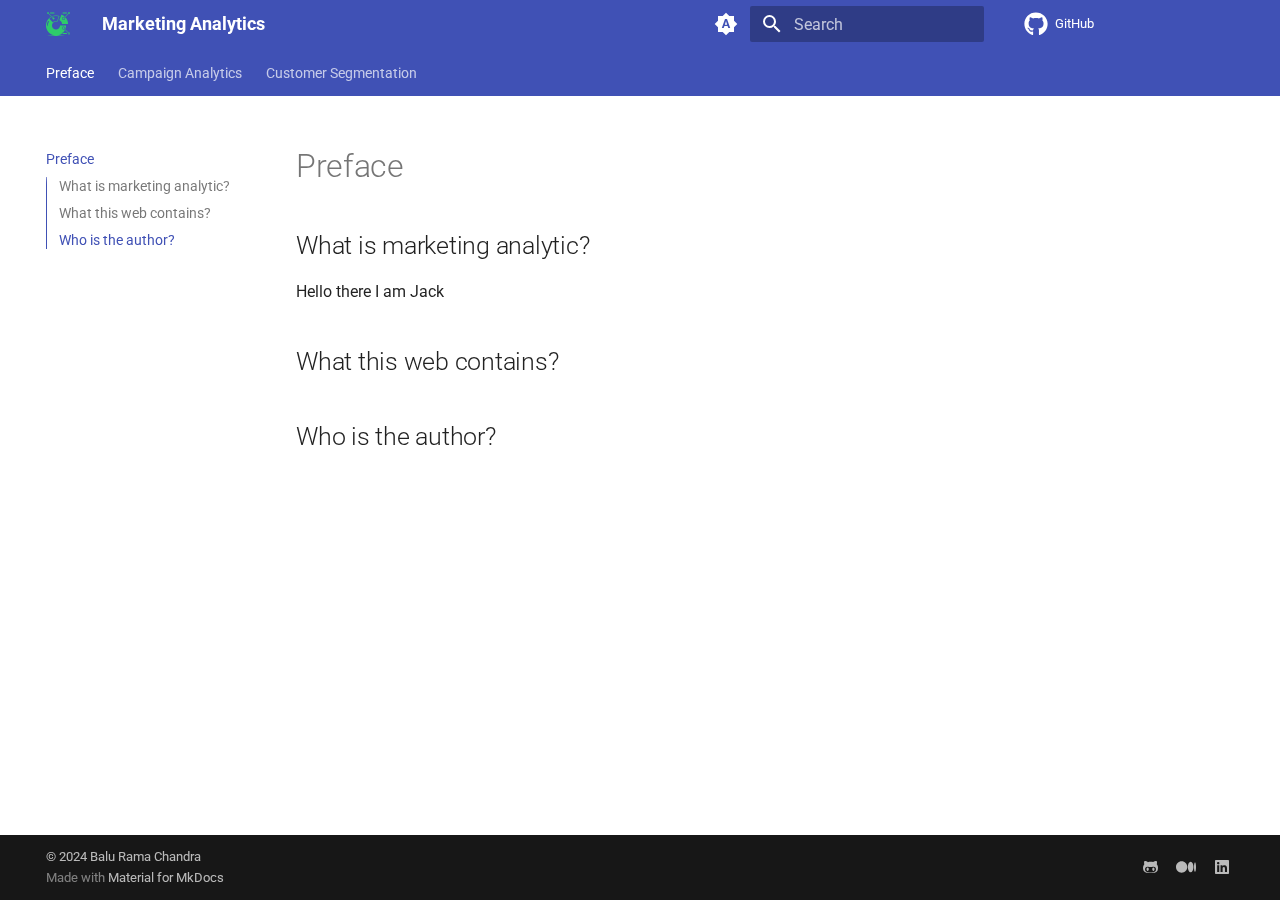
<file: index.html>
<!doctype html>
<html lang="en" class="no-js">
  <head>
    
      <meta charset="utf-8">
      <meta name="viewport" content="width=device-width,initial-scale=1">
      
      
      
        <link rel="canonical" href="https://balurc.github.io/analytics-portfolio/">
      
      
      
        <link rel="next" href="campaign-analytics/">
      
      
      <link rel="icon" href="assets/img/logo.png">
      <meta name="generator" content="mkdocs-1.6.0, mkdocs-material-9.5.27">
    
    
      
        <title>Marketing Analytics</title>
      
    
    
      <link rel="stylesheet" href="assets/stylesheets/main.6543a935.min.css">
      
        
        <link rel="stylesheet" href="assets/stylesheets/palette.06af60db.min.css">
      
      


    
    
      
    
    
      
        
        
        <link rel="preconnect" href="https://fonts.gstatic.com" crossorigin>
        <link rel="stylesheet" href="https://fonts.googleapis.com/css?family=Roboto:300,300i,400,400i,700,700i%7CFira+Code:400,400i,700,700i&display=fallback">
        <style>:root{--md-text-font:"Roboto";--md-code-font:"Fira Code"}</style>
      
    
    
    <script>__md_scope=new URL(".",location),__md_hash=e=>[...e].reduce((e,_)=>(e<<5)-e+_.charCodeAt(0),0),__md_get=(e,_=localStorage,t=__md_scope)=>JSON.parse(_.getItem(t.pathname+"."+e)),__md_set=(e,_,t=localStorage,a=__md_scope)=>{try{t.setItem(a.pathname+"."+e,JSON.stringify(_))}catch(e){}}</script>
    
      

    
    
      
        <meta  property="og:type"  content="website" >
      
        <meta  property="og:title"  content="Preface" >
      
        <meta  property="og:description"  content="None" >
      
        <meta  property="og:image"  content="https://balurc.github.io/analytics-portfolio/assets/images/social/index.png" >
      
        <meta  property="og:image:type"  content="image/png" >
      
        <meta  property="og:image:width"  content="1200" >
      
        <meta  property="og:image:height"  content="630" >
      
        <meta  property="og:url"  content="https://balurc.github.io/analytics-portfolio/" >
      
        <meta  name="twitter:card"  content="summary_large_image" >
      
        <meta  name="twitter:title"  content="Preface" >
      
        <meta  name="twitter:description"  content="None" >
      
        <meta  name="twitter:image"  content="https://balurc.github.io/analytics-portfolio/assets/images/social/index.png" >
      
    
    
  </head>
  
  
    
    
      
    
    
    
    
    <body dir="ltr" data-md-color-scheme="default" data-md-color-primary="indigo" data-md-color-accent="indigo">
  
    
    <input class="md-toggle" data-md-toggle="drawer" type="checkbox" id="__drawer" autocomplete="off">
    <input class="md-toggle" data-md-toggle="search" type="checkbox" id="__search" autocomplete="off">
    <label class="md-overlay" for="__drawer"></label>
    <div data-md-component="skip">
      
        
        <a href="#preface" class="md-skip">
          Skip to content
        </a>
      
    </div>
    <div data-md-component="announce">
      
    </div>
    
    
      

<header class="md-header" data-md-component="header">
  <nav class="md-header__inner md-grid" aria-label="Header">
    <a href="." title="Marketing Analytics" class="md-header__button md-logo" aria-label="Marketing Analytics" data-md-component="logo">
      
  <img src="assets/img/logo.png" alt="logo">

    </a>
    <label class="md-header__button md-icon" for="__drawer">
      
      <svg xmlns="http://www.w3.org/2000/svg" viewBox="0 0 24 24"><path d="M3 6h18v2H3V6m0 5h18v2H3v-2m0 5h18v2H3v-2Z"/></svg>
    </label>
    <div class="md-header__title" data-md-component="header-title">
      <div class="md-header__ellipsis">
        <div class="md-header__topic">
          <span class="md-ellipsis">
            Marketing Analytics
          </span>
        </div>
        <div class="md-header__topic" data-md-component="header-topic">
          <span class="md-ellipsis">
            
              Preface
            
          </span>
        </div>
      </div>
    </div>
    
      
        <form class="md-header__option" data-md-component="palette">
  
    
    
    
    <input class="md-option" data-md-color-media="(prefers-color-scheme)" data-md-color-scheme="default" data-md-color-primary="indigo" data-md-color-accent="indigo"  aria-label="Switch to light mode"  type="radio" name="__palette" id="__palette_0">
    
      <label class="md-header__button md-icon" title="Switch to light mode" for="__palette_1" hidden>
        <svg xmlns="http://www.w3.org/2000/svg" viewBox="0 0 24 24"><path d="m14.3 16-.7-2h-3.2l-.7 2H7.8L11 7h2l3.2 9h-1.9M20 8.69V4h-4.69L12 .69 8.69 4H4v4.69L.69 12 4 15.31V20h4.69L12 23.31 15.31 20H20v-4.69L23.31 12 20 8.69m-9.15 3.96h2.3L12 9l-1.15 3.65Z"/></svg>
      </label>
    
  
    
    
    
    <input class="md-option" data-md-color-media="(prefers-color-scheme: light)" data-md-color-scheme="default" data-md-color-primary="indigo" data-md-color-accent="indigo"  aria-label="Switch to dark mode"  type="radio" name="__palette" id="__palette_1">
    
      <label class="md-header__button md-icon" title="Switch to dark mode" for="__palette_2" hidden>
        <svg xmlns="http://www.w3.org/2000/svg" viewBox="0 0 24 24"><path d="M12 8a4 4 0 0 0-4 4 4 4 0 0 0 4 4 4 4 0 0 0 4-4 4 4 0 0 0-4-4m0 10a6 6 0 0 1-6-6 6 6 0 0 1 6-6 6 6 0 0 1 6 6 6 6 0 0 1-6 6m8-9.31V4h-4.69L12 .69 8.69 4H4v4.69L.69 12 4 15.31V20h4.69L12 23.31 15.31 20H20v-4.69L23.31 12 20 8.69Z"/></svg>
      </label>
    
  
    
    
    
    <input class="md-option" data-md-color-media="(prefers-color-scheme: dark)" data-md-color-scheme="slate" data-md-color-primary="indigo" data-md-color-accent="indigo"  aria-label="Switch to system preference"  type="radio" name="__palette" id="__palette_2">
    
      <label class="md-header__button md-icon" title="Switch to system preference" for="__palette_0" hidden>
        <svg xmlns="http://www.w3.org/2000/svg" viewBox="0 0 24 24"><path d="M12 18c-.89 0-1.74-.2-2.5-.55C11.56 16.5 13 14.42 13 12c0-2.42-1.44-4.5-3.5-5.45C10.26 6.2 11.11 6 12 6a6 6 0 0 1 6 6 6 6 0 0 1-6 6m8-9.31V4h-4.69L12 .69 8.69 4H4v4.69L.69 12 4 15.31V20h4.69L12 23.31 15.31 20H20v-4.69L23.31 12 20 8.69Z"/></svg>
      </label>
    
  
</form>
      
    
    
      <script>var media,input,key,value,palette=__md_get("__palette");if(palette&&palette.color){"(prefers-color-scheme)"===palette.color.media&&(media=matchMedia("(prefers-color-scheme: light)"),input=document.querySelector(media.matches?"[data-md-color-media='(prefers-color-scheme: light)']":"[data-md-color-media='(prefers-color-scheme: dark)']"),palette.color.media=input.getAttribute("data-md-color-media"),palette.color.scheme=input.getAttribute("data-md-color-scheme"),palette.color.primary=input.getAttribute("data-md-color-primary"),palette.color.accent=input.getAttribute("data-md-color-accent"));for([key,value]of Object.entries(palette.color))document.body.setAttribute("data-md-color-"+key,value)}</script>
    
    
    
      <label class="md-header__button md-icon" for="__search">
        
        <svg xmlns="http://www.w3.org/2000/svg" viewBox="0 0 24 24"><path d="M9.5 3A6.5 6.5 0 0 1 16 9.5c0 1.61-.59 3.09-1.56 4.23l.27.27h.79l5 5-1.5 1.5-5-5v-.79l-.27-.27A6.516 6.516 0 0 1 9.5 16 6.5 6.5 0 0 1 3 9.5 6.5 6.5 0 0 1 9.5 3m0 2C7 5 5 7 5 9.5S7 14 9.5 14 14 12 14 9.5 12 5 9.5 5Z"/></svg>
      </label>
      <div class="md-search" data-md-component="search" role="dialog">
  <label class="md-search__overlay" for="__search"></label>
  <div class="md-search__inner" role="search">
    <form class="md-search__form" name="search">
      <input type="text" class="md-search__input" name="query" aria-label="Search" placeholder="Search" autocapitalize="off" autocorrect="off" autocomplete="off" spellcheck="false" data-md-component="search-query" required>
      <label class="md-search__icon md-icon" for="__search">
        
        <svg xmlns="http://www.w3.org/2000/svg" viewBox="0 0 24 24"><path d="M9.5 3A6.5 6.5 0 0 1 16 9.5c0 1.61-.59 3.09-1.56 4.23l.27.27h.79l5 5-1.5 1.5-5-5v-.79l-.27-.27A6.516 6.516 0 0 1 9.5 16 6.5 6.5 0 0 1 3 9.5 6.5 6.5 0 0 1 9.5 3m0 2C7 5 5 7 5 9.5S7 14 9.5 14 14 12 14 9.5 12 5 9.5 5Z"/></svg>
        
        <svg xmlns="http://www.w3.org/2000/svg" viewBox="0 0 24 24"><path d="M20 11v2H8l5.5 5.5-1.42 1.42L4.16 12l7.92-7.92L13.5 5.5 8 11h12Z"/></svg>
      </label>
      <nav class="md-search__options" aria-label="Search">
        
        <button type="reset" class="md-search__icon md-icon" title="Clear" aria-label="Clear" tabindex="-1">
          
          <svg xmlns="http://www.w3.org/2000/svg" viewBox="0 0 24 24"><path d="M19 6.41 17.59 5 12 10.59 6.41 5 5 6.41 10.59 12 5 17.59 6.41 19 12 13.41 17.59 19 19 17.59 13.41 12 19 6.41Z"/></svg>
        </button>
      </nav>
      
        <div class="md-search__suggest" data-md-component="search-suggest"></div>
      
    </form>
    <div class="md-search__output">
      <div class="md-search__scrollwrap" tabindex="0" data-md-scrollfix>
        <div class="md-search-result" data-md-component="search-result">
          <div class="md-search-result__meta">
            Initializing search
          </div>
          <ol class="md-search-result__list" role="presentation"></ol>
        </div>
      </div>
    </div>
  </div>
</div>
    
    
      <div class="md-header__source">
        <a href="https://github.com/Balurc/analytics-portfolio" title="Go to repository" class="md-source" data-md-component="source">
  <div class="md-source__icon md-icon">
    
    <svg xmlns="http://www.w3.org/2000/svg" viewBox="0 0 496 512"><!--! Font Awesome Free 6.5.2 by @fontawesome - https://fontawesome.com License - https://fontawesome.com/license/free (Icons: CC BY 4.0, Fonts: SIL OFL 1.1, Code: MIT License) Copyright 2024 Fonticons, Inc.--><path d="M165.9 397.4c0 2-2.3 3.6-5.2 3.6-3.3.3-5.6-1.3-5.6-3.6 0-2 2.3-3.6 5.2-3.6 3-.3 5.6 1.3 5.6 3.6zm-31.1-4.5c-.7 2 1.3 4.3 4.3 4.9 2.6 1 5.6 0 6.2-2s-1.3-4.3-4.3-5.2c-2.6-.7-5.5.3-6.2 2.3zm44.2-1.7c-2.9.7-4.9 2.6-4.6 4.9.3 2 2.9 3.3 5.9 2.6 2.9-.7 4.9-2.6 4.6-4.6-.3-1.9-3-3.2-5.9-2.9zM244.8 8C106.1 8 0 113.3 0 252c0 110.9 69.8 205.8 169.5 239.2 12.8 2.3 17.3-5.6 17.3-12.1 0-6.2-.3-40.4-.3-61.4 0 0-70 15-84.7-29.8 0 0-11.4-29.1-27.8-36.6 0 0-22.9-15.7 1.6-15.4 0 0 24.9 2 38.6 25.8 21.9 38.6 58.6 27.5 72.9 20.9 2.3-16 8.8-27.1 16-33.7-55.9-6.2-112.3-14.3-112.3-110.5 0-27.5 7.6-41.3 23.6-58.9-2.6-6.5-11.1-33.3 2.6-67.9 20.9-6.5 69 27 69 27 20-5.6 41.5-8.5 62.8-8.5s42.8 2.9 62.8 8.5c0 0 48.1-33.6 69-27 13.7 34.7 5.2 61.4 2.6 67.9 16 17.7 25.8 31.5 25.8 58.9 0 96.5-58.9 104.2-114.8 110.5 9.2 7.9 17 22.9 17 46.4 0 33.7-.3 75.4-.3 83.6 0 6.5 4.6 14.4 17.3 12.1C428.2 457.8 496 362.9 496 252 496 113.3 383.5 8 244.8 8zM97.2 352.9c-1.3 1-1 3.3.7 5.2 1.6 1.6 3.9 2.3 5.2 1 1.3-1 1-3.3-.7-5.2-1.6-1.6-3.9-2.3-5.2-1zm-10.8-8.1c-.7 1.3.3 2.9 2.3 3.9 1.6 1 3.6.7 4.3-.7.7-1.3-.3-2.9-2.3-3.9-2-.6-3.6-.3-4.3.7zm32.4 35.6c-1.6 1.3-1 4.3 1.3 6.2 2.3 2.3 5.2 2.6 6.5 1 1.3-1.3.7-4.3-1.3-6.2-2.2-2.3-5.2-2.6-6.5-1zm-11.4-14.7c-1.6 1-1.6 3.6 0 5.9 1.6 2.3 4.3 3.3 5.6 2.3 1.6-1.3 1.6-3.9 0-6.2-1.4-2.3-4-3.3-5.6-2z"/></svg>
  </div>
  <div class="md-source__repository">
    GitHub
  </div>
</a>
      </div>
    
  </nav>
  
</header>
    
    <div class="md-container" data-md-component="container">
      
      
        
          
            
<nav class="md-tabs" aria-label="Tabs" data-md-component="tabs">
  <div class="md-grid">
    <ul class="md-tabs__list">
      
        
  
  
    
  
  
    <li class="md-tabs__item md-tabs__item--active">
      <a href="." class="md-tabs__link">
        
  
    
  
  Preface

      </a>
    </li>
  

      
        
  
  
  
    
    
      <li class="md-tabs__item">
        <a href="campaign-analytics/" class="md-tabs__link">
          
  
    
  
  Campaign Analytics

        </a>
      </li>
    
  

      
        
  
  
  
    
    
      <li class="md-tabs__item">
        <a href="customer-segmentation/" class="md-tabs__link">
          
  
    
  
  Customer Segmentation

        </a>
      </li>
    
  

      
    </ul>
  </div>
</nav>
          
        
      
      <main class="md-main" data-md-component="main">
        <div class="md-main__inner md-grid">
          
            
              
              <div class="md-sidebar md-sidebar--primary" data-md-component="sidebar" data-md-type="navigation" >
                <div class="md-sidebar__scrollwrap">
                  <div class="md-sidebar__inner">
                    


  


  

<nav class="md-nav md-nav--primary md-nav--lifted md-nav--integrated" aria-label="Navigation" data-md-level="0">
  <label class="md-nav__title" for="__drawer">
    <a href="." title="Marketing Analytics" class="md-nav__button md-logo" aria-label="Marketing Analytics" data-md-component="logo">
      
  <img src="assets/img/logo.png" alt="logo">

    </a>
    Marketing Analytics
  </label>
  
    <div class="md-nav__source">
      <a href="https://github.com/Balurc/analytics-portfolio" title="Go to repository" class="md-source" data-md-component="source">
  <div class="md-source__icon md-icon">
    
    <svg xmlns="http://www.w3.org/2000/svg" viewBox="0 0 496 512"><!--! Font Awesome Free 6.5.2 by @fontawesome - https://fontawesome.com License - https://fontawesome.com/license/free (Icons: CC BY 4.0, Fonts: SIL OFL 1.1, Code: MIT License) Copyright 2024 Fonticons, Inc.--><path d="M165.9 397.4c0 2-2.3 3.6-5.2 3.6-3.3.3-5.6-1.3-5.6-3.6 0-2 2.3-3.6 5.2-3.6 3-.3 5.6 1.3 5.6 3.6zm-31.1-4.5c-.7 2 1.3 4.3 4.3 4.9 2.6 1 5.6 0 6.2-2s-1.3-4.3-4.3-5.2c-2.6-.7-5.5.3-6.2 2.3zm44.2-1.7c-2.9.7-4.9 2.6-4.6 4.9.3 2 2.9 3.3 5.9 2.6 2.9-.7 4.9-2.6 4.6-4.6-.3-1.9-3-3.2-5.9-2.9zM244.8 8C106.1 8 0 113.3 0 252c0 110.9 69.8 205.8 169.5 239.2 12.8 2.3 17.3-5.6 17.3-12.1 0-6.2-.3-40.4-.3-61.4 0 0-70 15-84.7-29.8 0 0-11.4-29.1-27.8-36.6 0 0-22.9-15.7 1.6-15.4 0 0 24.9 2 38.6 25.8 21.9 38.6 58.6 27.5 72.9 20.9 2.3-16 8.8-27.1 16-33.7-55.9-6.2-112.3-14.3-112.3-110.5 0-27.5 7.6-41.3 23.6-58.9-2.6-6.5-11.1-33.3 2.6-67.9 20.9-6.5 69 27 69 27 20-5.6 41.5-8.5 62.8-8.5s42.8 2.9 62.8 8.5c0 0 48.1-33.6 69-27 13.7 34.7 5.2 61.4 2.6 67.9 16 17.7 25.8 31.5 25.8 58.9 0 96.5-58.9 104.2-114.8 110.5 9.2 7.9 17 22.9 17 46.4 0 33.7-.3 75.4-.3 83.6 0 6.5 4.6 14.4 17.3 12.1C428.2 457.8 496 362.9 496 252 496 113.3 383.5 8 244.8 8zM97.2 352.9c-1.3 1-1 3.3.7 5.2 1.6 1.6 3.9 2.3 5.2 1 1.3-1 1-3.3-.7-5.2-1.6-1.6-3.9-2.3-5.2-1zm-10.8-8.1c-.7 1.3.3 2.9 2.3 3.9 1.6 1 3.6.7 4.3-.7.7-1.3-.3-2.9-2.3-3.9-2-.6-3.6-.3-4.3.7zm32.4 35.6c-1.6 1.3-1 4.3 1.3 6.2 2.3 2.3 5.2 2.6 6.5 1 1.3-1.3.7-4.3-1.3-6.2-2.2-2.3-5.2-2.6-6.5-1zm-11.4-14.7c-1.6 1-1.6 3.6 0 5.9 1.6 2.3 4.3 3.3 5.6 2.3 1.6-1.3 1.6-3.9 0-6.2-1.4-2.3-4-3.3-5.6-2z"/></svg>
  </div>
  <div class="md-source__repository">
    GitHub
  </div>
</a>
    </div>
  
  <ul class="md-nav__list" data-md-scrollfix>
    
      
      
  
  
    
  
  
  
    <li class="md-nav__item md-nav__item--active">
      
      <input class="md-nav__toggle md-toggle" type="checkbox" id="__toc">
      
      
        
      
      
        <label class="md-nav__link md-nav__link--active" for="__toc">
          
  
  <span class="md-ellipsis">
    Preface
  </span>
  

          <span class="md-nav__icon md-icon"></span>
        </label>
      
      <a href="." class="md-nav__link md-nav__link--active">
        
  
  <span class="md-ellipsis">
    Preface
  </span>
  

      </a>
      
        

<nav class="md-nav md-nav--secondary" aria-label="Table of contents">
  
  
  
    
  
  
    <label class="md-nav__title" for="__toc">
      <span class="md-nav__icon md-icon"></span>
      Table of contents
    </label>
    <ul class="md-nav__list" data-md-component="toc" data-md-scrollfix>
      
        <li class="md-nav__item">
  <a href="#what-is-marketing-analytic" class="md-nav__link">
    <span class="md-ellipsis">
      What is marketing analytic?
    </span>
  </a>
  
</li>
      
        <li class="md-nav__item">
  <a href="#what-this-web-contains" class="md-nav__link">
    <span class="md-ellipsis">
      What this web contains?
    </span>
  </a>
  
</li>
      
        <li class="md-nav__item">
  <a href="#who-is-the-author" class="md-nav__link">
    <span class="md-ellipsis">
      Who is the author?
    </span>
  </a>
  
</li>
      
    </ul>
  
</nav>
      
    </li>
  

    
      
      
  
  
  
  
    
    
      
        
          
        
      
        
          
        
      
        
          
        
      
    
    
      
      
        
      
    
    
    <li class="md-nav__item md-nav__item--nested">
      
        
        
          
        
        <input class="md-nav__toggle md-toggle md-toggle--indeterminate" type="checkbox" id="__nav_2" >
        
          
          
          <div class="md-nav__link md-nav__container">
            <a href="campaign-analytics/" class="md-nav__link ">
              
  
  <span class="md-ellipsis">
    Campaign Analytics
  </span>
  

            </a>
            
              
              <label class="md-nav__link " for="__nav_2" id="__nav_2_label" tabindex="0">
                <span class="md-nav__icon md-icon"></span>
              </label>
            
          </div>
        
        <nav class="md-nav" data-md-level="1" aria-labelledby="__nav_2_label" aria-expanded="false">
          <label class="md-nav__title" for="__nav_2">
            <span class="md-nav__icon md-icon"></span>
            Campaign Analytics
          </label>
          <ul class="md-nav__list" data-md-scrollfix>
            
              
            
              
                
  
  
  
  
    <li class="md-nav__item">
      <a href="campaign-analytics/case-1/" class="md-nav__link">
        
  
  <span class="md-ellipsis">
    Case 1
  </span>
  

      </a>
    </li>
  

              
            
              
                
  
  
  
  
    <li class="md-nav__item">
      <a href="campaign-analytics/case-2/" class="md-nav__link">
        
  
  <span class="md-ellipsis">
    Case 2
  </span>
  

      </a>
    </li>
  

              
            
          </ul>
        </nav>
      
    </li>
  

    
      
      
  
  
  
  
    
    
      
        
          
        
      
    
    
      
      
        
      
    
    
    <li class="md-nav__item md-nav__item--nested">
      
        
        
          
        
        <input class="md-nav__toggle md-toggle md-toggle--indeterminate" type="checkbox" id="__nav_3" >
        
          
          
          <div class="md-nav__link md-nav__container">
            <a href="customer-segmentation/" class="md-nav__link ">
              
  
  <span class="md-ellipsis">
    Customer Segmentation
  </span>
  

            </a>
            
          </div>
        
        <nav class="md-nav" data-md-level="1" aria-labelledby="__nav_3_label" aria-expanded="false">
          <label class="md-nav__title" for="__nav_3">
            <span class="md-nav__icon md-icon"></span>
            Customer Segmentation
          </label>
          <ul class="md-nav__list" data-md-scrollfix>
            
              
            
          </ul>
        </nav>
      
    </li>
  

    
  </ul>
</nav>
                  </div>
                </div>
              </div>
            
            
          
          
            <div class="md-content" data-md-component="content">
              <article class="md-content__inner md-typeset">
                
                  

  
  


<h1 id="preface">Preface</h1>
<h2 id="what-is-marketing-analytic">What is marketing analytic?</h2>
<p>Hello there I am Jack</p>
<h2 id="what-this-web-contains">What this web contains?</h2>
<h2 id="who-is-the-author">Who is the author?</h2>







  
  






                
              </article>
            </div>
          
          
  <script>var tabs=__md_get("__tabs");if(Array.isArray(tabs))e:for(var set of document.querySelectorAll(".tabbed-set")){var tab,labels=set.querySelector(".tabbed-labels");for(tab of tabs)for(var label of labels.getElementsByTagName("label"))if(label.innerText.trim()===tab){var input=document.getElementById(label.htmlFor);input.checked=!0;continue e}}</script>

<script>var target=document.getElementById(location.hash.slice(1));target&&target.name&&(target.checked=target.name.startsWith("__tabbed_"))</script>
        </div>
        
          <button type="button" class="md-top md-icon" data-md-component="top" hidden>
  
  <svg xmlns="http://www.w3.org/2000/svg" viewBox="0 0 24 24"><path d="M13 20h-2V8l-5.5 5.5-1.42-1.42L12 4.16l7.92 7.92-1.42 1.42L13 8v12Z"/></svg>
  Back to top
</button>
        
      </main>
      
        <footer class="md-footer">
  
  <div class="md-footer-meta md-typeset">
    <div class="md-footer-meta__inner md-grid">
      <div class="md-copyright">
  
    <div class="md-copyright__highlight">
      &copy; 2024 <a href="https://github.com/Balurc"  target="_blank" rel="noopener">Balu Rama Chandra</a>
    </div>
  
  
    Made with
    <a href="https://squidfunk.github.io/mkdocs-material/" target="_blank" rel="noopener">
      Material for MkDocs
    </a>
  
</div>
      
        <div class="md-social">
  
    
    
    
    
      
      
    
    <a href="https://github.com/Balurc" target="_blank" rel="noopener" title="github.com" class="md-social__link">
      <svg xmlns="http://www.w3.org/2000/svg" viewBox="0 0 480 512"><!--! Font Awesome Free 6.5.2 by @fontawesome - https://fontawesome.com License - https://fontawesome.com/license/free (Icons: CC BY 4.0, Fonts: SIL OFL 1.1, Code: MIT License) Copyright 2024 Fonticons, Inc.--><path d="M186.1 328.7c0 20.9-10.9 55.1-36.7 55.1s-36.7-34.2-36.7-55.1 10.9-55.1 36.7-55.1 36.7 34.2 36.7 55.1zM480 278.2c0 31.9-3.2 65.7-17.5 95-37.9 76.6-142.1 74.8-216.7 74.8-75.8 0-186.2 2.7-225.6-74.8-14.6-29-20.2-63.1-20.2-95 0-41.9 13.9-81.5 41.5-113.6-5.2-15.8-7.7-32.4-7.7-48.8 0-21.5 4.9-32.3 14.6-51.8 45.3 0 74.3 9 108.8 36 29-6.9 58.8-10 88.7-10 27 0 54.2 2.9 80.4 9.2 34-26.7 63-35.2 107.8-35.2 9.8 19.5 14.6 30.3 14.6 51.8 0 16.4-2.6 32.7-7.7 48.2 27.5 32.4 39 72.3 39 114.2zm-64.3 50.5c0-43.9-26.7-82.6-73.5-82.6-18.9 0-37 3.4-56 6-14.9 2.3-29.8 3.2-45.1 3.2-15.2 0-30.1-.9-45.1-3.2-18.7-2.6-37-6-56-6-46.8 0-73.5 38.7-73.5 82.6 0 87.8 80.4 101.3 150.4 101.3h48.2c70.3 0 150.6-13.4 150.6-101.3zm-82.6-55.1c-25.8 0-36.7 34.2-36.7 55.1s10.9 55.1 36.7 55.1 36.7-34.2 36.7-55.1-10.9-55.1-36.7-55.1z"/></svg>
    </a>
  
    
    
    
    
      
      
    
    <a href="https://medium.com/@baluramachandra90" target="_blank" rel="noopener" title="medium.com" class="md-social__link">
      <svg xmlns="http://www.w3.org/2000/svg" viewBox="0 0 640 512"><!--! Font Awesome Free 6.5.2 by @fontawesome - https://fontawesome.com License - https://fontawesome.com/license/free (Icons: CC BY 4.0, Fonts: SIL OFL 1.1, Code: MIT License) Copyright 2024 Fonticons, Inc.--><path d="M180.5 74.262C80.813 74.262 0 155.633 0 256s80.819 181.738 180.5 181.738S361 356.373 361 256 280.191 74.262 180.5 74.262Zm288.25 10.646c-49.845 0-90.245 76.619-90.245 171.095s40.406 171.1 90.251 171.1 90.251-76.619 90.251-171.1H559c0-94.503-40.4-171.095-90.248-171.095Zm139.506 17.821c-17.526 0-31.735 68.628-31.735 153.274s14.2 153.274 31.735 153.274S640 340.631 640 256c0-84.649-14.215-153.271-31.742-153.271Z"/></svg>
    </a>
  
    
    
    
    
      
      
    
    <a href="https://www.linkedin.com/in/baluramachandra/" target="_blank" rel="noopener" title="www.linkedin.com" class="md-social__link">
      <svg xmlns="http://www.w3.org/2000/svg" viewBox="0 0 448 512"><!--! Font Awesome Free 6.5.2 by @fontawesome - https://fontawesome.com License - https://fontawesome.com/license/free (Icons: CC BY 4.0, Fonts: SIL OFL 1.1, Code: MIT License) Copyright 2024 Fonticons, Inc.--><path d="M416 32H31.9C14.3 32 0 46.5 0 64.3v383.4C0 465.5 14.3 480 31.9 480H416c17.6 0 32-14.5 32-32.3V64.3c0-17.8-14.4-32.3-32-32.3zM135.4 416H69V202.2h66.5V416zm-33.2-243c-21.3 0-38.5-17.3-38.5-38.5S80.9 96 102.2 96c21.2 0 38.5 17.3 38.5 38.5 0 21.3-17.2 38.5-38.5 38.5zm282.1 243h-66.4V312c0-24.8-.5-56.7-34.5-56.7-34.6 0-39.9 27-39.9 54.9V416h-66.4V202.2h63.7v29.2h.9c8.9-16.8 30.6-34.5 62.9-34.5 67.2 0 79.7 44.3 79.7 101.9V416z"/></svg>
    </a>
  
</div>
      
    </div>
  </div>
</footer>
      
    </div>
    <div class="md-dialog" data-md-component="dialog">
      <div class="md-dialog__inner md-typeset"></div>
    </div>
    
    
    <script id="__config" type="application/json">{"base": ".", "features": ["navigation.tabs", "navigation.sections", "navigation.expand", "navigation.indexes", "toc.integrate", "navigation.top", "search.suggest", "search.highlight", "content.tabs.link", "content.code.annotation", "content.code.copy"], "search": "assets/javascripts/workers/search.b8dbb3d2.min.js", "translations": {"clipboard.copied": "Copied to clipboard", "clipboard.copy": "Copy to clipboard", "search.result.more.one": "1 more on this page", "search.result.more.other": "# more on this page", "search.result.none": "No matching documents", "search.result.one": "1 matching document", "search.result.other": "# matching documents", "search.result.placeholder": "Type to start searching", "search.result.term.missing": "Missing", "select.version": "Select version"}}</script>
    
    
      <script src="assets/javascripts/bundle.ad660dcc.min.js"></script>
      
    
  </body>
</html>
</file>
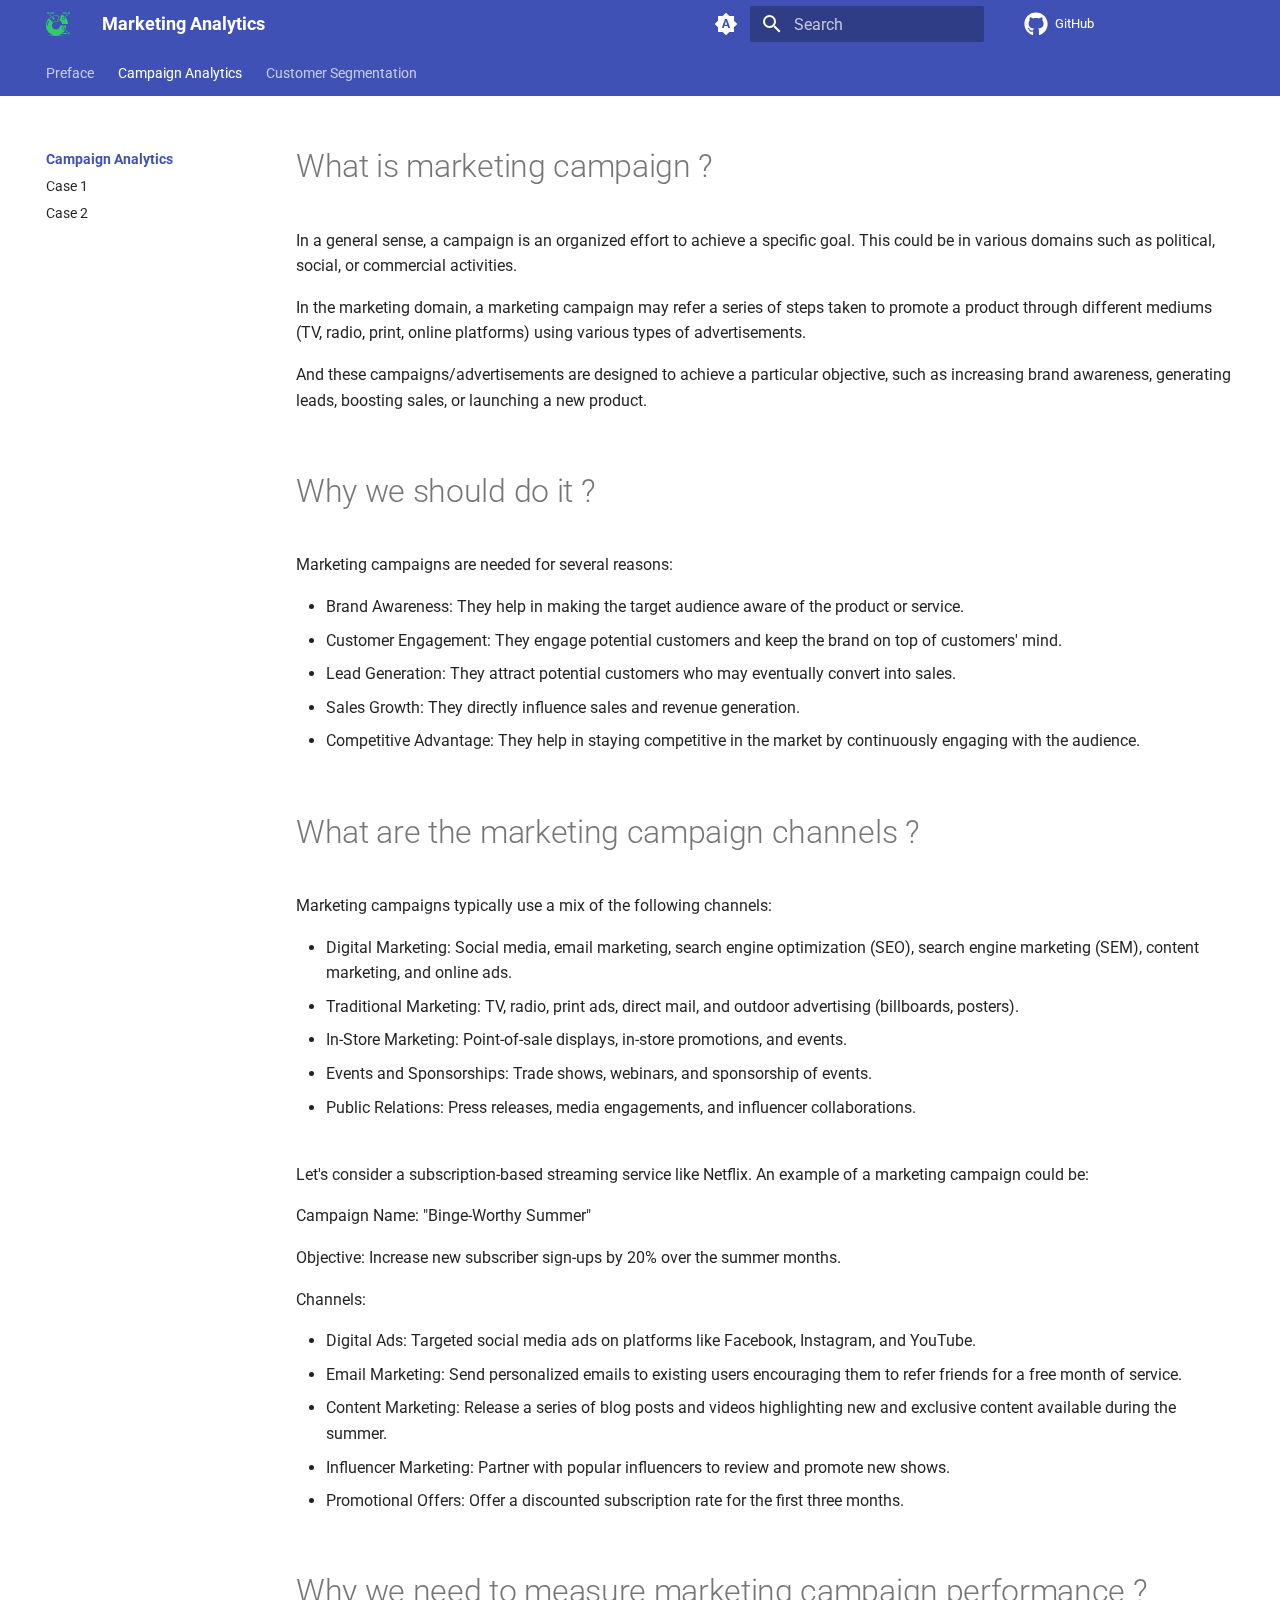
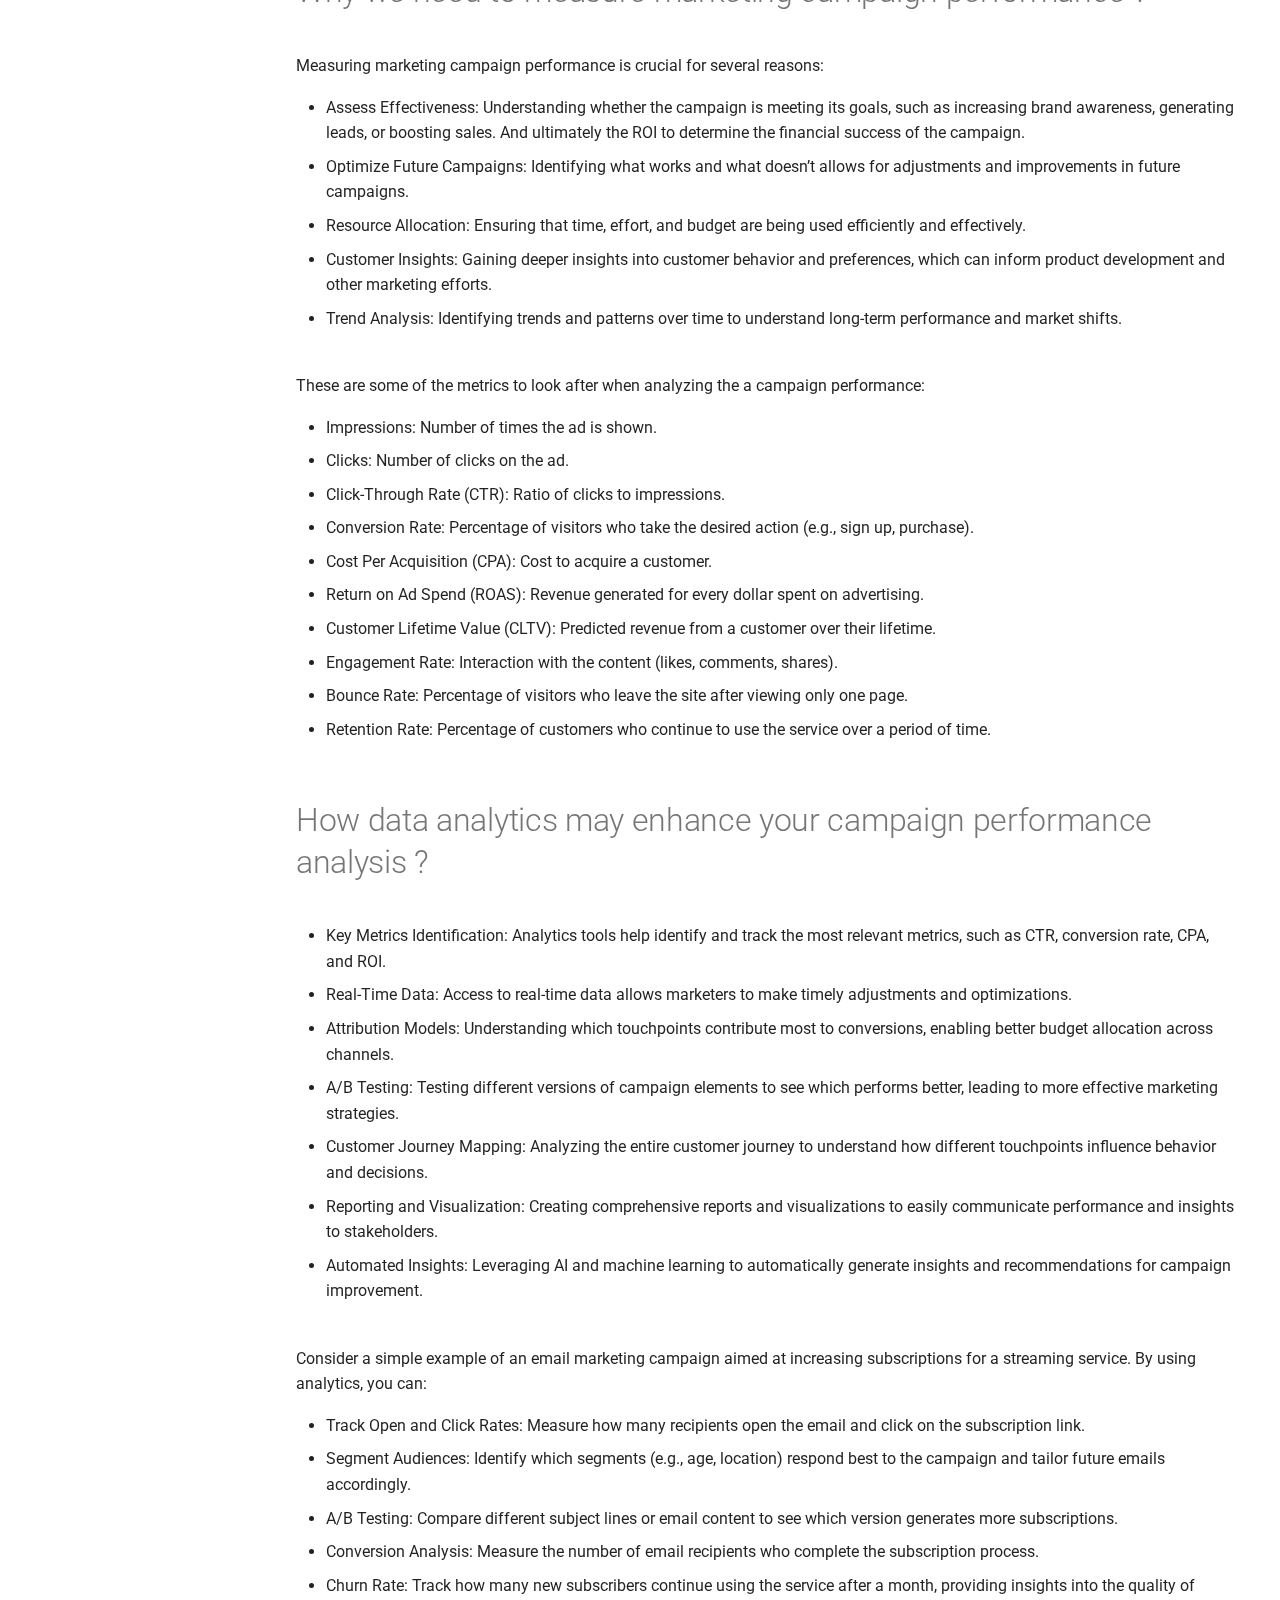
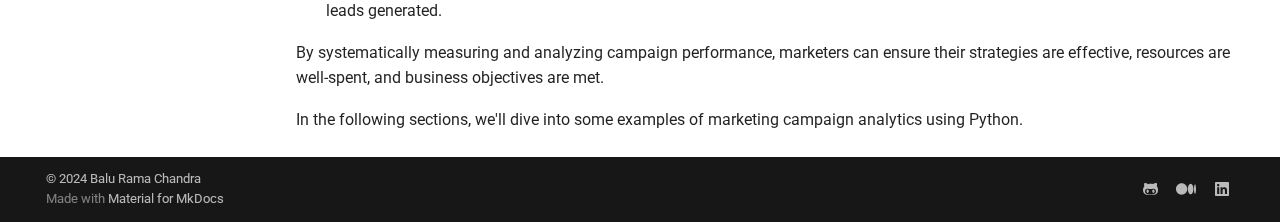
<file: campaign-analytics/index.html>
<!doctype html>
<html lang="en" class="no-js">
  <head>
    
      <meta charset="utf-8">
      <meta name="viewport" content="width=device-width,initial-scale=1">
      
      
      
        <link rel="canonical" href="https://balurc.github.io/analytics-portfolio/campaign-analytics/">
      
      
        <link rel="prev" href="..">
      
      
        <link rel="next" href="case-1/">
      
      
      <link rel="icon" href="../assets/img/logo.png">
      <meta name="generator" content="mkdocs-1.6.0, mkdocs-material-9.5.27">
    
    
      
        <title>What is marketing campaign ? - Marketing Analytics</title>
      
    
    
      <link rel="stylesheet" href="../assets/stylesheets/main.6543a935.min.css">
      
        
        <link rel="stylesheet" href="../assets/stylesheets/palette.06af60db.min.css">
      
      


    
    
      
    
    
      
        
        
        <link rel="preconnect" href="https://fonts.gstatic.com" crossorigin>
        <link rel="stylesheet" href="https://fonts.googleapis.com/css?family=Roboto:300,300i,400,400i,700,700i%7CFira+Code:400,400i,700,700i&display=fallback">
        <style>:root{--md-text-font:"Roboto";--md-code-font:"Fira Code"}</style>
      
    
    
    <script>__md_scope=new URL("..",location),__md_hash=e=>[...e].reduce((e,_)=>(e<<5)-e+_.charCodeAt(0),0),__md_get=(e,_=localStorage,t=__md_scope)=>JSON.parse(_.getItem(t.pathname+"."+e)),__md_set=(e,_,t=localStorage,a=__md_scope)=>{try{t.setItem(a.pathname+"."+e,JSON.stringify(_))}catch(e){}}</script>
    
      

    
    
      
        <meta  property="og:type"  content="website" >
      
        <meta  property="og:title"  content="What is marketing campaign ? - Marketing Analytics" >
      
        <meta  property="og:description"  content="None" >
      
        <meta  property="og:image"  content="https://balurc.github.io/analytics-portfolio/assets/images/social/campaign-analytics/README.png" >
      
        <meta  property="og:image:type"  content="image/png" >
      
        <meta  property="og:image:width"  content="1200" >
      
        <meta  property="og:image:height"  content="630" >
      
        <meta  property="og:url"  content="https://balurc.github.io/analytics-portfolio/campaign-analytics/" >
      
        <meta  name="twitter:card"  content="summary_large_image" >
      
        <meta  name="twitter:title"  content="What is marketing campaign ? - Marketing Analytics" >
      
        <meta  name="twitter:description"  content="None" >
      
        <meta  name="twitter:image"  content="https://balurc.github.io/analytics-portfolio/assets/images/social/campaign-analytics/README.png" >
      
    
    
  </head>
  
  
    
    
      
    
    
    
    
    <body dir="ltr" data-md-color-scheme="default" data-md-color-primary="indigo" data-md-color-accent="indigo">
  
    
    <input class="md-toggle" data-md-toggle="drawer" type="checkbox" id="__drawer" autocomplete="off">
    <input class="md-toggle" data-md-toggle="search" type="checkbox" id="__search" autocomplete="off">
    <label class="md-overlay" for="__drawer"></label>
    <div data-md-component="skip">
      
        
        <a href="#what-is-marketing-campaign" class="md-skip">
          Skip to content
        </a>
      
    </div>
    <div data-md-component="announce">
      
    </div>
    
    
      

<header class="md-header" data-md-component="header">
  <nav class="md-header__inner md-grid" aria-label="Header">
    <a href=".." title="Marketing Analytics" class="md-header__button md-logo" aria-label="Marketing Analytics" data-md-component="logo">
      
  <img src="../assets/img/logo.png" alt="logo">

    </a>
    <label class="md-header__button md-icon" for="__drawer">
      
      <svg xmlns="http://www.w3.org/2000/svg" viewBox="0 0 24 24"><path d="M3 6h18v2H3V6m0 5h18v2H3v-2m0 5h18v2H3v-2Z"/></svg>
    </label>
    <div class="md-header__title" data-md-component="header-title">
      <div class="md-header__ellipsis">
        <div class="md-header__topic">
          <span class="md-ellipsis">
            Marketing Analytics
          </span>
        </div>
        <div class="md-header__topic" data-md-component="header-topic">
          <span class="md-ellipsis">
            
              What is marketing campaign ?
            
          </span>
        </div>
      </div>
    </div>
    
      
        <form class="md-header__option" data-md-component="palette">
  
    
    
    
    <input class="md-option" data-md-color-media="(prefers-color-scheme)" data-md-color-scheme="default" data-md-color-primary="indigo" data-md-color-accent="indigo"  aria-label="Switch to light mode"  type="radio" name="__palette" id="__palette_0">
    
      <label class="md-header__button md-icon" title="Switch to light mode" for="__palette_1" hidden>
        <svg xmlns="http://www.w3.org/2000/svg" viewBox="0 0 24 24"><path d="m14.3 16-.7-2h-3.2l-.7 2H7.8L11 7h2l3.2 9h-1.9M20 8.69V4h-4.69L12 .69 8.69 4H4v4.69L.69 12 4 15.31V20h4.69L12 23.31 15.31 20H20v-4.69L23.31 12 20 8.69m-9.15 3.96h2.3L12 9l-1.15 3.65Z"/></svg>
      </label>
    
  
    
    
    
    <input class="md-option" data-md-color-media="(prefers-color-scheme: light)" data-md-color-scheme="default" data-md-color-primary="indigo" data-md-color-accent="indigo"  aria-label="Switch to dark mode"  type="radio" name="__palette" id="__palette_1">
    
      <label class="md-header__button md-icon" title="Switch to dark mode" for="__palette_2" hidden>
        <svg xmlns="http://www.w3.org/2000/svg" viewBox="0 0 24 24"><path d="M12 8a4 4 0 0 0-4 4 4 4 0 0 0 4 4 4 4 0 0 0 4-4 4 4 0 0 0-4-4m0 10a6 6 0 0 1-6-6 6 6 0 0 1 6-6 6 6 0 0 1 6 6 6 6 0 0 1-6 6m8-9.31V4h-4.69L12 .69 8.69 4H4v4.69L.69 12 4 15.31V20h4.69L12 23.31 15.31 20H20v-4.69L23.31 12 20 8.69Z"/></svg>
      </label>
    
  
    
    
    
    <input class="md-option" data-md-color-media="(prefers-color-scheme: dark)" data-md-color-scheme="slate" data-md-color-primary="indigo" data-md-color-accent="indigo"  aria-label="Switch to system preference"  type="radio" name="__palette" id="__palette_2">
    
      <label class="md-header__button md-icon" title="Switch to system preference" for="__palette_0" hidden>
        <svg xmlns="http://www.w3.org/2000/svg" viewBox="0 0 24 24"><path d="M12 18c-.89 0-1.74-.2-2.5-.55C11.56 16.5 13 14.42 13 12c0-2.42-1.44-4.5-3.5-5.45C10.26 6.2 11.11 6 12 6a6 6 0 0 1 6 6 6 6 0 0 1-6 6m8-9.31V4h-4.69L12 .69 8.69 4H4v4.69L.69 12 4 15.31V20h4.69L12 23.31 15.31 20H20v-4.69L23.31 12 20 8.69Z"/></svg>
      </label>
    
  
</form>
      
    
    
      <script>var media,input,key,value,palette=__md_get("__palette");if(palette&&palette.color){"(prefers-color-scheme)"===palette.color.media&&(media=matchMedia("(prefers-color-scheme: light)"),input=document.querySelector(media.matches?"[data-md-color-media='(prefers-color-scheme: light)']":"[data-md-color-media='(prefers-color-scheme: dark)']"),palette.color.media=input.getAttribute("data-md-color-media"),palette.color.scheme=input.getAttribute("data-md-color-scheme"),palette.color.primary=input.getAttribute("data-md-color-primary"),palette.color.accent=input.getAttribute("data-md-color-accent"));for([key,value]of Object.entries(palette.color))document.body.setAttribute("data-md-color-"+key,value)}</script>
    
    
    
      <label class="md-header__button md-icon" for="__search">
        
        <svg xmlns="http://www.w3.org/2000/svg" viewBox="0 0 24 24"><path d="M9.5 3A6.5 6.5 0 0 1 16 9.5c0 1.61-.59 3.09-1.56 4.23l.27.27h.79l5 5-1.5 1.5-5-5v-.79l-.27-.27A6.516 6.516 0 0 1 9.5 16 6.5 6.5 0 0 1 3 9.5 6.5 6.5 0 0 1 9.5 3m0 2C7 5 5 7 5 9.5S7 14 9.5 14 14 12 14 9.5 12 5 9.5 5Z"/></svg>
      </label>
      <div class="md-search" data-md-component="search" role="dialog">
  <label class="md-search__overlay" for="__search"></label>
  <div class="md-search__inner" role="search">
    <form class="md-search__form" name="search">
      <input type="text" class="md-search__input" name="query" aria-label="Search" placeholder="Search" autocapitalize="off" autocorrect="off" autocomplete="off" spellcheck="false" data-md-component="search-query" required>
      <label class="md-search__icon md-icon" for="__search">
        
        <svg xmlns="http://www.w3.org/2000/svg" viewBox="0 0 24 24"><path d="M9.5 3A6.5 6.5 0 0 1 16 9.5c0 1.61-.59 3.09-1.56 4.23l.27.27h.79l5 5-1.5 1.5-5-5v-.79l-.27-.27A6.516 6.516 0 0 1 9.5 16 6.5 6.5 0 0 1 3 9.5 6.5 6.5 0 0 1 9.5 3m0 2C7 5 5 7 5 9.5S7 14 9.5 14 14 12 14 9.5 12 5 9.5 5Z"/></svg>
        
        <svg xmlns="http://www.w3.org/2000/svg" viewBox="0 0 24 24"><path d="M20 11v2H8l5.5 5.5-1.42 1.42L4.16 12l7.92-7.92L13.5 5.5 8 11h12Z"/></svg>
      </label>
      <nav class="md-search__options" aria-label="Search">
        
        <button type="reset" class="md-search__icon md-icon" title="Clear" aria-label="Clear" tabindex="-1">
          
          <svg xmlns="http://www.w3.org/2000/svg" viewBox="0 0 24 24"><path d="M19 6.41 17.59 5 12 10.59 6.41 5 5 6.41 10.59 12 5 17.59 6.41 19 12 13.41 17.59 19 19 17.59 13.41 12 19 6.41Z"/></svg>
        </button>
      </nav>
      
        <div class="md-search__suggest" data-md-component="search-suggest"></div>
      
    </form>
    <div class="md-search__output">
      <div class="md-search__scrollwrap" tabindex="0" data-md-scrollfix>
        <div class="md-search-result" data-md-component="search-result">
          <div class="md-search-result__meta">
            Initializing search
          </div>
          <ol class="md-search-result__list" role="presentation"></ol>
        </div>
      </div>
    </div>
  </div>
</div>
    
    
      <div class="md-header__source">
        <a href="https://github.com/Balurc/analytics-portfolio" title="Go to repository" class="md-source" data-md-component="source">
  <div class="md-source__icon md-icon">
    
    <svg xmlns="http://www.w3.org/2000/svg" viewBox="0 0 496 512"><!--! Font Awesome Free 6.5.2 by @fontawesome - https://fontawesome.com License - https://fontawesome.com/license/free (Icons: CC BY 4.0, Fonts: SIL OFL 1.1, Code: MIT License) Copyright 2024 Fonticons, Inc.--><path d="M165.9 397.4c0 2-2.3 3.6-5.2 3.6-3.3.3-5.6-1.3-5.6-3.6 0-2 2.3-3.6 5.2-3.6 3-.3 5.6 1.3 5.6 3.6zm-31.1-4.5c-.7 2 1.3 4.3 4.3 4.9 2.6 1 5.6 0 6.2-2s-1.3-4.3-4.3-5.2c-2.6-.7-5.5.3-6.2 2.3zm44.2-1.7c-2.9.7-4.9 2.6-4.6 4.9.3 2 2.9 3.3 5.9 2.6 2.9-.7 4.9-2.6 4.6-4.6-.3-1.9-3-3.2-5.9-2.9zM244.8 8C106.1 8 0 113.3 0 252c0 110.9 69.8 205.8 169.5 239.2 12.8 2.3 17.3-5.6 17.3-12.1 0-6.2-.3-40.4-.3-61.4 0 0-70 15-84.7-29.8 0 0-11.4-29.1-27.8-36.6 0 0-22.9-15.7 1.6-15.4 0 0 24.9 2 38.6 25.8 21.9 38.6 58.6 27.5 72.9 20.9 2.3-16 8.8-27.1 16-33.7-55.9-6.2-112.3-14.3-112.3-110.5 0-27.5 7.6-41.3 23.6-58.9-2.6-6.5-11.1-33.3 2.6-67.9 20.9-6.5 69 27 69 27 20-5.6 41.5-8.5 62.8-8.5s42.8 2.9 62.8 8.5c0 0 48.1-33.6 69-27 13.7 34.7 5.2 61.4 2.6 67.9 16 17.7 25.8 31.5 25.8 58.9 0 96.5-58.9 104.2-114.8 110.5 9.2 7.9 17 22.9 17 46.4 0 33.7-.3 75.4-.3 83.6 0 6.5 4.6 14.4 17.3 12.1C428.2 457.8 496 362.9 496 252 496 113.3 383.5 8 244.8 8zM97.2 352.9c-1.3 1-1 3.3.7 5.2 1.6 1.6 3.9 2.3 5.2 1 1.3-1 1-3.3-.7-5.2-1.6-1.6-3.9-2.3-5.2-1zm-10.8-8.1c-.7 1.3.3 2.9 2.3 3.9 1.6 1 3.6.7 4.3-.7.7-1.3-.3-2.9-2.3-3.9-2-.6-3.6-.3-4.3.7zm32.4 35.6c-1.6 1.3-1 4.3 1.3 6.2 2.3 2.3 5.2 2.6 6.5 1 1.3-1.3.7-4.3-1.3-6.2-2.2-2.3-5.2-2.6-6.5-1zm-11.4-14.7c-1.6 1-1.6 3.6 0 5.9 1.6 2.3 4.3 3.3 5.6 2.3 1.6-1.3 1.6-3.9 0-6.2-1.4-2.3-4-3.3-5.6-2z"/></svg>
  </div>
  <div class="md-source__repository">
    GitHub
  </div>
</a>
      </div>
    
  </nav>
  
</header>
    
    <div class="md-container" data-md-component="container">
      
      
        
          
            
<nav class="md-tabs" aria-label="Tabs" data-md-component="tabs">
  <div class="md-grid">
    <ul class="md-tabs__list">
      
        
  
  
  
    <li class="md-tabs__item">
      <a href=".." class="md-tabs__link">
        
  
    
  
  Preface

      </a>
    </li>
  

      
        
  
  
    
  
  
    
    
      <li class="md-tabs__item md-tabs__item--active">
        <a href="./" class="md-tabs__link">
          
  
    
  
  Campaign Analytics

        </a>
      </li>
    
  

      
        
  
  
  
    
    
      <li class="md-tabs__item">
        <a href="../customer-segmentation/" class="md-tabs__link">
          
  
    
  
  Customer Segmentation

        </a>
      </li>
    
  

      
    </ul>
  </div>
</nav>
          
        
      
      <main class="md-main" data-md-component="main">
        <div class="md-main__inner md-grid">
          
            
              
              <div class="md-sidebar md-sidebar--primary" data-md-component="sidebar" data-md-type="navigation" >
                <div class="md-sidebar__scrollwrap">
                  <div class="md-sidebar__inner">
                    


  


  

<nav class="md-nav md-nav--primary md-nav--lifted md-nav--integrated" aria-label="Navigation" data-md-level="0">
  <label class="md-nav__title" for="__drawer">
    <a href=".." title="Marketing Analytics" class="md-nav__button md-logo" aria-label="Marketing Analytics" data-md-component="logo">
      
  <img src="../assets/img/logo.png" alt="logo">

    </a>
    Marketing Analytics
  </label>
  
    <div class="md-nav__source">
      <a href="https://github.com/Balurc/analytics-portfolio" title="Go to repository" class="md-source" data-md-component="source">
  <div class="md-source__icon md-icon">
    
    <svg xmlns="http://www.w3.org/2000/svg" viewBox="0 0 496 512"><!--! Font Awesome Free 6.5.2 by @fontawesome - https://fontawesome.com License - https://fontawesome.com/license/free (Icons: CC BY 4.0, Fonts: SIL OFL 1.1, Code: MIT License) Copyright 2024 Fonticons, Inc.--><path d="M165.9 397.4c0 2-2.3 3.6-5.2 3.6-3.3.3-5.6-1.3-5.6-3.6 0-2 2.3-3.6 5.2-3.6 3-.3 5.6 1.3 5.6 3.6zm-31.1-4.5c-.7 2 1.3 4.3 4.3 4.9 2.6 1 5.6 0 6.2-2s-1.3-4.3-4.3-5.2c-2.6-.7-5.5.3-6.2 2.3zm44.2-1.7c-2.9.7-4.9 2.6-4.6 4.9.3 2 2.9 3.3 5.9 2.6 2.9-.7 4.9-2.6 4.6-4.6-.3-1.9-3-3.2-5.9-2.9zM244.8 8C106.1 8 0 113.3 0 252c0 110.9 69.8 205.8 169.5 239.2 12.8 2.3 17.3-5.6 17.3-12.1 0-6.2-.3-40.4-.3-61.4 0 0-70 15-84.7-29.8 0 0-11.4-29.1-27.8-36.6 0 0-22.9-15.7 1.6-15.4 0 0 24.9 2 38.6 25.8 21.9 38.6 58.6 27.5 72.9 20.9 2.3-16 8.8-27.1 16-33.7-55.9-6.2-112.3-14.3-112.3-110.5 0-27.5 7.6-41.3 23.6-58.9-2.6-6.5-11.1-33.3 2.6-67.9 20.9-6.5 69 27 69 27 20-5.6 41.5-8.5 62.8-8.5s42.8 2.9 62.8 8.5c0 0 48.1-33.6 69-27 13.7 34.7 5.2 61.4 2.6 67.9 16 17.7 25.8 31.5 25.8 58.9 0 96.5-58.9 104.2-114.8 110.5 9.2 7.9 17 22.9 17 46.4 0 33.7-.3 75.4-.3 83.6 0 6.5 4.6 14.4 17.3 12.1C428.2 457.8 496 362.9 496 252 496 113.3 383.5 8 244.8 8zM97.2 352.9c-1.3 1-1 3.3.7 5.2 1.6 1.6 3.9 2.3 5.2 1 1.3-1 1-3.3-.7-5.2-1.6-1.6-3.9-2.3-5.2-1zm-10.8-8.1c-.7 1.3.3 2.9 2.3 3.9 1.6 1 3.6.7 4.3-.7.7-1.3-.3-2.9-2.3-3.9-2-.6-3.6-.3-4.3.7zm32.4 35.6c-1.6 1.3-1 4.3 1.3 6.2 2.3 2.3 5.2 2.6 6.5 1 1.3-1.3.7-4.3-1.3-6.2-2.2-2.3-5.2-2.6-6.5-1zm-11.4-14.7c-1.6 1-1.6 3.6 0 5.9 1.6 2.3 4.3 3.3 5.6 2.3 1.6-1.3 1.6-3.9 0-6.2-1.4-2.3-4-3.3-5.6-2z"/></svg>
  </div>
  <div class="md-source__repository">
    GitHub
  </div>
</a>
    </div>
  
  <ul class="md-nav__list" data-md-scrollfix>
    
      
      
  
  
  
  
    <li class="md-nav__item">
      <a href=".." class="md-nav__link">
        
  
  <span class="md-ellipsis">
    Preface
  </span>
  

      </a>
    </li>
  

    
      
      
  
  
    
  
  
  
    
    
      
        
          
        
      
        
          
        
      
        
          
        
      
    
    
      
        
        
      
      
        
      
    
    
    <li class="md-nav__item md-nav__item--active md-nav__item--section md-nav__item--nested">
      
        
        
        <input class="md-nav__toggle md-toggle " type="checkbox" id="__nav_2" checked>
        
          
          
          <div class="md-nav__link md-nav__container">
            <a href="./" class="md-nav__link md-nav__link--active">
              
  
  <span class="md-ellipsis">
    Campaign Analytics
  </span>
  

            </a>
            
              
              <label class="md-nav__link md-nav__link--active" for="__nav_2" id="__nav_2_label" tabindex="">
                <span class="md-nav__icon md-icon"></span>
              </label>
            
          </div>
        
        <nav class="md-nav" data-md-level="1" aria-labelledby="__nav_2_label" aria-expanded="true">
          <label class="md-nav__title" for="__nav_2">
            <span class="md-nav__icon md-icon"></span>
            Campaign Analytics
          </label>
          <ul class="md-nav__list" data-md-scrollfix>
            
              
            
              
                
  
  
  
  
    <li class="md-nav__item">
      <a href="case-1/" class="md-nav__link">
        
  
  <span class="md-ellipsis">
    Case 1
  </span>
  

      </a>
    </li>
  

              
            
              
                
  
  
  
  
    <li class="md-nav__item">
      <a href="case-2/" class="md-nav__link">
        
  
  <span class="md-ellipsis">
    Case 2
  </span>
  

      </a>
    </li>
  

              
            
          </ul>
        </nav>
      
    </li>
  

    
      
      
  
  
  
  
    
    
      
        
          
        
      
    
    
      
      
        
      
    
    
    <li class="md-nav__item md-nav__item--nested">
      
        
        
          
        
        <input class="md-nav__toggle md-toggle md-toggle--indeterminate" type="checkbox" id="__nav_3" >
        
          
          
          <div class="md-nav__link md-nav__container">
            <a href="../customer-segmentation/" class="md-nav__link ">
              
  
  <span class="md-ellipsis">
    Customer Segmentation
  </span>
  

            </a>
            
          </div>
        
        <nav class="md-nav" data-md-level="1" aria-labelledby="__nav_3_label" aria-expanded="false">
          <label class="md-nav__title" for="__nav_3">
            <span class="md-nav__icon md-icon"></span>
            Customer Segmentation
          </label>
          <ul class="md-nav__list" data-md-scrollfix>
            
              
            
          </ul>
        </nav>
      
    </li>
  

    
  </ul>
</nav>
                  </div>
                </div>
              </div>
            
            
          
          
            <div class="md-content" data-md-component="content">
              <article class="md-content__inner md-typeset">
                
                  

  
  


<h1 id="what-is-marketing-campaign">What is marketing campaign ?</h1>
<p>In a general sense, a campaign is an organized effort to achieve a specific goal. This could be in various domains such as political, social, or commercial activities. </p>
<p>In the marketing domain, a marketing campaign may refer a series of steps taken to promote a product through different mediums (TV, radio, print, online platforms) using various types of advertisements. </p>
<p>And these campaigns/advertisements are designed to achieve a particular objective, such as increasing brand awareness, generating leads, boosting sales, or launching a new product.</p>
<p><br/></p>
<h1 id="why-we-should-do-it">Why we should do it ?</h1>
<p>Marketing campaigns are needed for several reasons:</p>
<ul>
<li>Brand Awareness: They help in making the target audience aware of the product or service.</li>
<li>Customer Engagement: They engage potential customers and keep the brand on top of customers' mind.</li>
<li>Lead Generation: They attract potential customers who may eventually convert into sales.</li>
<li>Sales Growth: They directly influence sales and revenue generation.</li>
<li>Competitive Advantage: They help in staying competitive in the market by continuously engaging with the audience.</li>
</ul>
<p><br/></p>
<h1 id="what-are-the-marketing-campaign-channels">What are the marketing campaign channels ?</h1>
<p>Marketing campaigns typically use a mix of the following channels:</p>
<ul>
<li>Digital Marketing: Social media, email marketing, search engine optimization (SEO), search engine marketing (SEM), content marketing, and online ads.</li>
<li>Traditional Marketing: TV, radio, print ads, direct mail, and outdoor advertising (billboards, posters).</li>
<li>In-Store Marketing: Point-of-sale displays, in-store promotions, and events.</li>
<li>Events and Sponsorships: Trade shows, webinars, and sponsorship of events.</li>
<li>Public Relations: Press releases, media engagements, and influencer collaborations.</li>
</ul>
<p><br/>
Let's consider a subscription-based streaming service like Netflix. An example of a marketing campaign could be:</p>
<p>Campaign Name: "Binge-Worthy Summer"</p>
<p>Objective: Increase new subscriber sign-ups by 20% over the summer months.</p>
<p>Channels:</p>
<ul>
<li>Digital Ads: Targeted social media ads on platforms like Facebook, Instagram, and YouTube.</li>
<li>Email Marketing: Send personalized emails to existing users encouraging them to refer friends for a free month of service.</li>
<li>Content Marketing: Release a series of blog posts and videos highlighting new and exclusive content available during the summer.</li>
<li>Influencer Marketing: Partner with popular influencers to review and promote new shows.</li>
<li>Promotional Offers: Offer a discounted subscription rate for the first three months.</li>
</ul>
<p><br/></p>
<h1 id="why-we-need-to-measure-marketing-campaign-performance">Why we need to measure marketing campaign performance ?</h1>
<p>Measuring marketing campaign performance is crucial for several reasons:</p>
<ul>
<li>Assess Effectiveness: Understanding whether the campaign is meeting its goals, such as increasing brand awareness, generating leads, or boosting sales. And ultimately the ROI to determine the financial success of the campaign.</li>
<li>Optimize Future Campaigns: Identifying what works and what doesn’t allows for adjustments and improvements in future campaigns.</li>
<li>Resource Allocation: Ensuring that time, effort, and budget are being used efficiently and effectively.</li>
<li>Customer Insights: Gaining deeper insights into customer behavior and preferences, which can inform product development and other marketing efforts.</li>
<li>Trend Analysis: Identifying trends and patterns over time to understand long-term performance and market shifts.</li>
</ul>
<p><br/>
These are some of the metrics to look after when analyzing the a campaign performance:</p>
<ul>
<li>Impressions: Number of times the ad is shown.</li>
<li>Clicks: Number of clicks on the ad.</li>
<li>Click-Through Rate (CTR): Ratio of clicks to impressions.</li>
<li>Conversion Rate: Percentage of visitors who take the desired action (e.g., sign up, purchase).</li>
<li>Cost Per Acquisition (CPA): Cost to acquire a customer.</li>
<li>Return on Ad Spend (ROAS): Revenue generated for every dollar spent on advertising.</li>
<li>Customer Lifetime Value (CLTV): Predicted revenue from a customer over their lifetime.</li>
<li>Engagement Rate: Interaction with the content (likes, comments, shares).</li>
<li>Bounce Rate: Percentage of visitors who leave the site after viewing only one page.</li>
<li>Retention Rate: Percentage of customers who continue to use the service over a period of time.</li>
</ul>
<p><br/></p>
<h1 id="how-data-analytics-may-enhance-your-campaign-performance-analysis">How data analytics may enhance your campaign performance analysis ?</h1>
<ul>
<li>Key Metrics Identification: Analytics tools help identify and track the most relevant metrics, such as CTR, conversion rate, CPA, and ROI.</li>
<li>Real-Time Data: Access to real-time data allows marketers to make timely adjustments and optimizations.</li>
<li>Attribution Models: Understanding which touchpoints contribute most to conversions, enabling better budget allocation across channels.</li>
<li>A/B Testing: Testing different versions of campaign elements to see which performs better, leading to more effective marketing strategies.</li>
<li>Customer Journey Mapping: Analyzing the entire customer journey to understand how different touchpoints influence behavior and decisions.</li>
<li>Reporting and Visualization: Creating comprehensive reports and visualizations to easily communicate performance and insights to stakeholders.</li>
<li>Automated Insights: Leveraging AI and machine learning to automatically generate insights and recommendations for campaign improvement.</li>
</ul>
<p><br/>
Consider a simple example of an email marketing campaign aimed at increasing subscriptions for a streaming service. By using analytics, you can:</p>
<ul>
<li>Track Open and Click Rates: Measure how many recipients open the email and click on the subscription link.</li>
<li>Segment Audiences: Identify which segments (e.g., age, location) respond best to the campaign and tailor future emails accordingly.</li>
<li>A/B Testing: Compare different subject lines or email content to see which version generates more subscriptions.</li>
<li>Conversion Analysis: Measure the number of email recipients who complete the subscription process.</li>
<li>Churn Rate: Track how many new subscribers continue using the service after a month, providing insights into the quality of leads generated.</li>
</ul>
<p>By systematically measuring and analyzing campaign performance, marketers can ensure their strategies are effective, resources are well-spent, and business objectives are met. </p>
<p>In the following sections, we'll dive into some examples of marketing campaign analytics using Python.</p>







  
  






                
              </article>
            </div>
          
          
  <script>var tabs=__md_get("__tabs");if(Array.isArray(tabs))e:for(var set of document.querySelectorAll(".tabbed-set")){var tab,labels=set.querySelector(".tabbed-labels");for(tab of tabs)for(var label of labels.getElementsByTagName("label"))if(label.innerText.trim()===tab){var input=document.getElementById(label.htmlFor);input.checked=!0;continue e}}</script>

<script>var target=document.getElementById(location.hash.slice(1));target&&target.name&&(target.checked=target.name.startsWith("__tabbed_"))</script>
        </div>
        
          <button type="button" class="md-top md-icon" data-md-component="top" hidden>
  
  <svg xmlns="http://www.w3.org/2000/svg" viewBox="0 0 24 24"><path d="M13 20h-2V8l-5.5 5.5-1.42-1.42L12 4.16l7.92 7.92-1.42 1.42L13 8v12Z"/></svg>
  Back to top
</button>
        
      </main>
      
        <footer class="md-footer">
  
  <div class="md-footer-meta md-typeset">
    <div class="md-footer-meta__inner md-grid">
      <div class="md-copyright">
  
    <div class="md-copyright__highlight">
      &copy; 2024 <a href="https://github.com/Balurc"  target="_blank" rel="noopener">Balu Rama Chandra</a>
    </div>
  
  
    Made with
    <a href="https://squidfunk.github.io/mkdocs-material/" target="_blank" rel="noopener">
      Material for MkDocs
    </a>
  
</div>
      
        <div class="md-social">
  
    
    
    
    
      
      
    
    <a href="https://github.com/Balurc" target="_blank" rel="noopener" title="github.com" class="md-social__link">
      <svg xmlns="http://www.w3.org/2000/svg" viewBox="0 0 480 512"><!--! Font Awesome Free 6.5.2 by @fontawesome - https://fontawesome.com License - https://fontawesome.com/license/free (Icons: CC BY 4.0, Fonts: SIL OFL 1.1, Code: MIT License) Copyright 2024 Fonticons, Inc.--><path d="M186.1 328.7c0 20.9-10.9 55.1-36.7 55.1s-36.7-34.2-36.7-55.1 10.9-55.1 36.7-55.1 36.7 34.2 36.7 55.1zM480 278.2c0 31.9-3.2 65.7-17.5 95-37.9 76.6-142.1 74.8-216.7 74.8-75.8 0-186.2 2.7-225.6-74.8-14.6-29-20.2-63.1-20.2-95 0-41.9 13.9-81.5 41.5-113.6-5.2-15.8-7.7-32.4-7.7-48.8 0-21.5 4.9-32.3 14.6-51.8 45.3 0 74.3 9 108.8 36 29-6.9 58.8-10 88.7-10 27 0 54.2 2.9 80.4 9.2 34-26.7 63-35.2 107.8-35.2 9.8 19.5 14.6 30.3 14.6 51.8 0 16.4-2.6 32.7-7.7 48.2 27.5 32.4 39 72.3 39 114.2zm-64.3 50.5c0-43.9-26.7-82.6-73.5-82.6-18.9 0-37 3.4-56 6-14.9 2.3-29.8 3.2-45.1 3.2-15.2 0-30.1-.9-45.1-3.2-18.7-2.6-37-6-56-6-46.8 0-73.5 38.7-73.5 82.6 0 87.8 80.4 101.3 150.4 101.3h48.2c70.3 0 150.6-13.4 150.6-101.3zm-82.6-55.1c-25.8 0-36.7 34.2-36.7 55.1s10.9 55.1 36.7 55.1 36.7-34.2 36.7-55.1-10.9-55.1-36.7-55.1z"/></svg>
    </a>
  
    
    
    
    
      
      
    
    <a href="https://medium.com/@baluramachandra90" target="_blank" rel="noopener" title="medium.com" class="md-social__link">
      <svg xmlns="http://www.w3.org/2000/svg" viewBox="0 0 640 512"><!--! Font Awesome Free 6.5.2 by @fontawesome - https://fontawesome.com License - https://fontawesome.com/license/free (Icons: CC BY 4.0, Fonts: SIL OFL 1.1, Code: MIT License) Copyright 2024 Fonticons, Inc.--><path d="M180.5 74.262C80.813 74.262 0 155.633 0 256s80.819 181.738 180.5 181.738S361 356.373 361 256 280.191 74.262 180.5 74.262Zm288.25 10.646c-49.845 0-90.245 76.619-90.245 171.095s40.406 171.1 90.251 171.1 90.251-76.619 90.251-171.1H559c0-94.503-40.4-171.095-90.248-171.095Zm139.506 17.821c-17.526 0-31.735 68.628-31.735 153.274s14.2 153.274 31.735 153.274S640 340.631 640 256c0-84.649-14.215-153.271-31.742-153.271Z"/></svg>
    </a>
  
    
    
    
    
      
      
    
    <a href="https://www.linkedin.com/in/baluramachandra/" target="_blank" rel="noopener" title="www.linkedin.com" class="md-social__link">
      <svg xmlns="http://www.w3.org/2000/svg" viewBox="0 0 448 512"><!--! Font Awesome Free 6.5.2 by @fontawesome - https://fontawesome.com License - https://fontawesome.com/license/free (Icons: CC BY 4.0, Fonts: SIL OFL 1.1, Code: MIT License) Copyright 2024 Fonticons, Inc.--><path d="M416 32H31.9C14.3 32 0 46.5 0 64.3v383.4C0 465.5 14.3 480 31.9 480H416c17.6 0 32-14.5 32-32.3V64.3c0-17.8-14.4-32.3-32-32.3zM135.4 416H69V202.2h66.5V416zm-33.2-243c-21.3 0-38.5-17.3-38.5-38.5S80.9 96 102.2 96c21.2 0 38.5 17.3 38.5 38.5 0 21.3-17.2 38.5-38.5 38.5zm282.1 243h-66.4V312c0-24.8-.5-56.7-34.5-56.7-34.6 0-39.9 27-39.9 54.9V416h-66.4V202.2h63.7v29.2h.9c8.9-16.8 30.6-34.5 62.9-34.5 67.2 0 79.7 44.3 79.7 101.9V416z"/></svg>
    </a>
  
</div>
      
    </div>
  </div>
</footer>
      
    </div>
    <div class="md-dialog" data-md-component="dialog">
      <div class="md-dialog__inner md-typeset"></div>
    </div>
    
    
    <script id="__config" type="application/json">{"base": "..", "features": ["navigation.tabs", "navigation.sections", "navigation.expand", "navigation.indexes", "toc.integrate", "navigation.top", "search.suggest", "search.highlight", "content.tabs.link", "content.code.annotation", "content.code.copy"], "search": "../assets/javascripts/workers/search.b8dbb3d2.min.js", "translations": {"clipboard.copied": "Copied to clipboard", "clipboard.copy": "Copy to clipboard", "search.result.more.one": "1 more on this page", "search.result.more.other": "# more on this page", "search.result.none": "No matching documents", "search.result.one": "1 matching document", "search.result.other": "# matching documents", "search.result.placeholder": "Type to start searching", "search.result.term.missing": "Missing", "select.version": "Select version"}}</script>
    
    
      <script src="../assets/javascripts/bundle.ad660dcc.min.js"></script>
      
    
  </body>
</html>
</file>
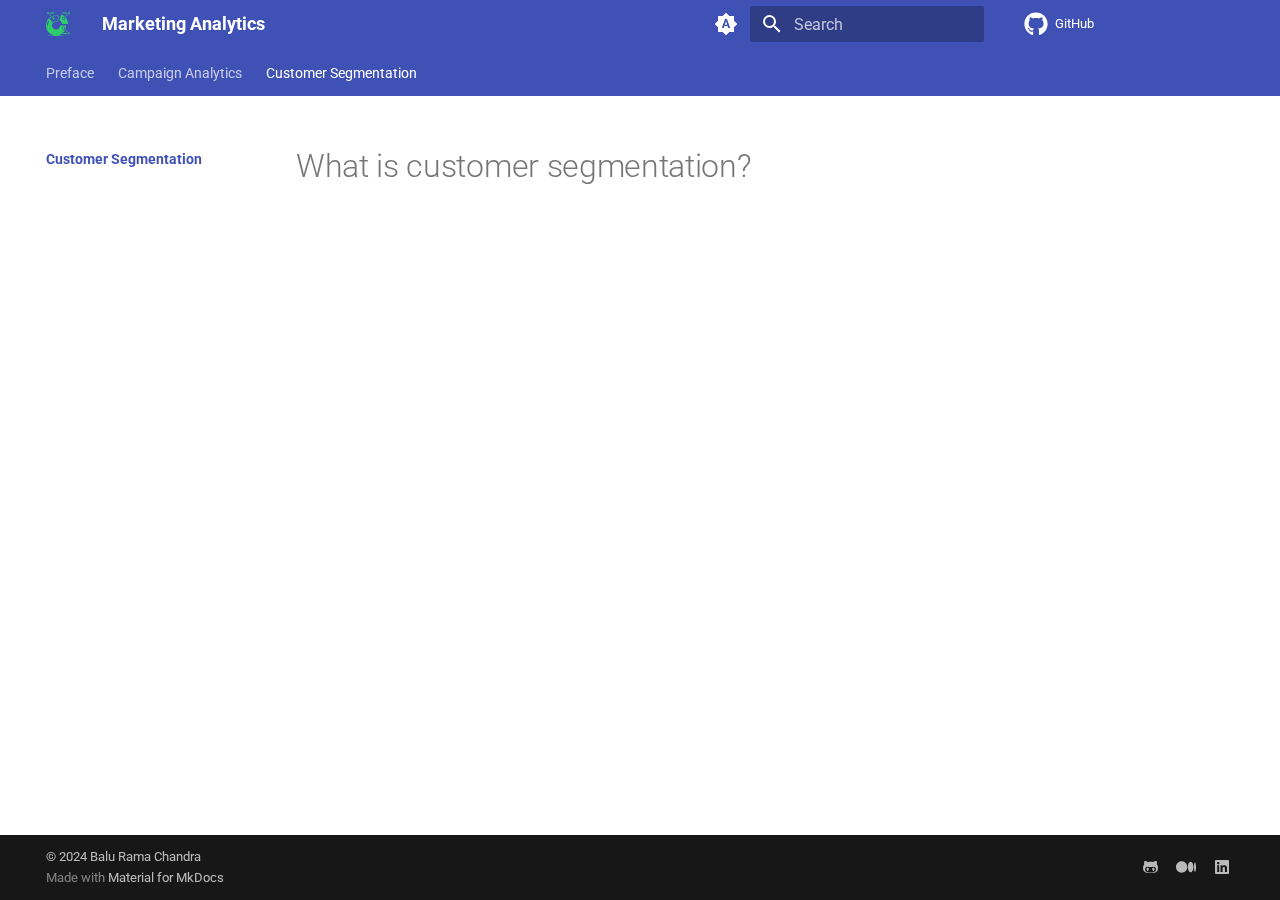
<file: customer-segmentation/index.html>
<!doctype html>
<html lang="en" class="no-js">
  <head>
    
      <meta charset="utf-8">
      <meta name="viewport" content="width=device-width,initial-scale=1">
      
      
      
        <link rel="canonical" href="https://balurc.github.io/analytics-portfolio/customer-segmentation/">
      
      
        <link rel="prev" href="../campaign-analytics/case-2/">
      
      
      
      <link rel="icon" href="../assets/img/logo.png">
      <meta name="generator" content="mkdocs-1.6.0, mkdocs-material-9.5.27">
    
    
      
        <title>What is customer segmentation? - Marketing Analytics</title>
      
    
    
      <link rel="stylesheet" href="../assets/stylesheets/main.6543a935.min.css">
      
        
        <link rel="stylesheet" href="../assets/stylesheets/palette.06af60db.min.css">
      
      


    
    
      
    
    
      
        
        
        <link rel="preconnect" href="https://fonts.gstatic.com" crossorigin>
        <link rel="stylesheet" href="https://fonts.googleapis.com/css?family=Roboto:300,300i,400,400i,700,700i%7CFira+Code:400,400i,700,700i&display=fallback">
        <style>:root{--md-text-font:"Roboto";--md-code-font:"Fira Code"}</style>
      
    
    
    <script>__md_scope=new URL("..",location),__md_hash=e=>[...e].reduce((e,_)=>(e<<5)-e+_.charCodeAt(0),0),__md_get=(e,_=localStorage,t=__md_scope)=>JSON.parse(_.getItem(t.pathname+"."+e)),__md_set=(e,_,t=localStorage,a=__md_scope)=>{try{t.setItem(a.pathname+"."+e,JSON.stringify(_))}catch(e){}}</script>
    
      

    
    
      
        <meta  property="og:type"  content="website" >
      
        <meta  property="og:title"  content="What is customer segmentation? - Marketing Analytics" >
      
        <meta  property="og:description"  content="None" >
      
        <meta  property="og:image"  content="https://balurc.github.io/analytics-portfolio/assets/images/social/customer-segmentation/README.png" >
      
        <meta  property="og:image:type"  content="image/png" >
      
        <meta  property="og:image:width"  content="1200" >
      
        <meta  property="og:image:height"  content="630" >
      
        <meta  property="og:url"  content="https://balurc.github.io/analytics-portfolio/customer-segmentation/" >
      
        <meta  name="twitter:card"  content="summary_large_image" >
      
        <meta  name="twitter:title"  content="What is customer segmentation? - Marketing Analytics" >
      
        <meta  name="twitter:description"  content="None" >
      
        <meta  name="twitter:image"  content="https://balurc.github.io/analytics-portfolio/assets/images/social/customer-segmentation/README.png" >
      
    
    
  </head>
  
  
    
    
      
    
    
    
    
    <body dir="ltr" data-md-color-scheme="default" data-md-color-primary="indigo" data-md-color-accent="indigo">
  
    
    <input class="md-toggle" data-md-toggle="drawer" type="checkbox" id="__drawer" autocomplete="off">
    <input class="md-toggle" data-md-toggle="search" type="checkbox" id="__search" autocomplete="off">
    <label class="md-overlay" for="__drawer"></label>
    <div data-md-component="skip">
      
        
        <a href="#what-is-customer-segmentation" class="md-skip">
          Skip to content
        </a>
      
    </div>
    <div data-md-component="announce">
      
    </div>
    
    
      

<header class="md-header" data-md-component="header">
  <nav class="md-header__inner md-grid" aria-label="Header">
    <a href=".." title="Marketing Analytics" class="md-header__button md-logo" aria-label="Marketing Analytics" data-md-component="logo">
      
  <img src="../assets/img/logo.png" alt="logo">

    </a>
    <label class="md-header__button md-icon" for="__drawer">
      
      <svg xmlns="http://www.w3.org/2000/svg" viewBox="0 0 24 24"><path d="M3 6h18v2H3V6m0 5h18v2H3v-2m0 5h18v2H3v-2Z"/></svg>
    </label>
    <div class="md-header__title" data-md-component="header-title">
      <div class="md-header__ellipsis">
        <div class="md-header__topic">
          <span class="md-ellipsis">
            Marketing Analytics
          </span>
        </div>
        <div class="md-header__topic" data-md-component="header-topic">
          <span class="md-ellipsis">
            
              What is customer segmentation?
            
          </span>
        </div>
      </div>
    </div>
    
      
        <form class="md-header__option" data-md-component="palette">
  
    
    
    
    <input class="md-option" data-md-color-media="(prefers-color-scheme)" data-md-color-scheme="default" data-md-color-primary="indigo" data-md-color-accent="indigo"  aria-label="Switch to light mode"  type="radio" name="__palette" id="__palette_0">
    
      <label class="md-header__button md-icon" title="Switch to light mode" for="__palette_1" hidden>
        <svg xmlns="http://www.w3.org/2000/svg" viewBox="0 0 24 24"><path d="m14.3 16-.7-2h-3.2l-.7 2H7.8L11 7h2l3.2 9h-1.9M20 8.69V4h-4.69L12 .69 8.69 4H4v4.69L.69 12 4 15.31V20h4.69L12 23.31 15.31 20H20v-4.69L23.31 12 20 8.69m-9.15 3.96h2.3L12 9l-1.15 3.65Z"/></svg>
      </label>
    
  
    
    
    
    <input class="md-option" data-md-color-media="(prefers-color-scheme: light)" data-md-color-scheme="default" data-md-color-primary="indigo" data-md-color-accent="indigo"  aria-label="Switch to dark mode"  type="radio" name="__palette" id="__palette_1">
    
      <label class="md-header__button md-icon" title="Switch to dark mode" for="__palette_2" hidden>
        <svg xmlns="http://www.w3.org/2000/svg" viewBox="0 0 24 24"><path d="M12 8a4 4 0 0 0-4 4 4 4 0 0 0 4 4 4 4 0 0 0 4-4 4 4 0 0 0-4-4m0 10a6 6 0 0 1-6-6 6 6 0 0 1 6-6 6 6 0 0 1 6 6 6 6 0 0 1-6 6m8-9.31V4h-4.69L12 .69 8.69 4H4v4.69L.69 12 4 15.31V20h4.69L12 23.31 15.31 20H20v-4.69L23.31 12 20 8.69Z"/></svg>
      </label>
    
  
    
    
    
    <input class="md-option" data-md-color-media="(prefers-color-scheme: dark)" data-md-color-scheme="slate" data-md-color-primary="indigo" data-md-color-accent="indigo"  aria-label="Switch to system preference"  type="radio" name="__palette" id="__palette_2">
    
      <label class="md-header__button md-icon" title="Switch to system preference" for="__palette_0" hidden>
        <svg xmlns="http://www.w3.org/2000/svg" viewBox="0 0 24 24"><path d="M12 18c-.89 0-1.74-.2-2.5-.55C11.56 16.5 13 14.42 13 12c0-2.42-1.44-4.5-3.5-5.45C10.26 6.2 11.11 6 12 6a6 6 0 0 1 6 6 6 6 0 0 1-6 6m8-9.31V4h-4.69L12 .69 8.69 4H4v4.69L.69 12 4 15.31V20h4.69L12 23.31 15.31 20H20v-4.69L23.31 12 20 8.69Z"/></svg>
      </label>
    
  
</form>
      
    
    
      <script>var media,input,key,value,palette=__md_get("__palette");if(palette&&palette.color){"(prefers-color-scheme)"===palette.color.media&&(media=matchMedia("(prefers-color-scheme: light)"),input=document.querySelector(media.matches?"[data-md-color-media='(prefers-color-scheme: light)']":"[data-md-color-media='(prefers-color-scheme: dark)']"),palette.color.media=input.getAttribute("data-md-color-media"),palette.color.scheme=input.getAttribute("data-md-color-scheme"),palette.color.primary=input.getAttribute("data-md-color-primary"),palette.color.accent=input.getAttribute("data-md-color-accent"));for([key,value]of Object.entries(palette.color))document.body.setAttribute("data-md-color-"+key,value)}</script>
    
    
    
      <label class="md-header__button md-icon" for="__search">
        
        <svg xmlns="http://www.w3.org/2000/svg" viewBox="0 0 24 24"><path d="M9.5 3A6.5 6.5 0 0 1 16 9.5c0 1.61-.59 3.09-1.56 4.23l.27.27h.79l5 5-1.5 1.5-5-5v-.79l-.27-.27A6.516 6.516 0 0 1 9.5 16 6.5 6.5 0 0 1 3 9.5 6.5 6.5 0 0 1 9.5 3m0 2C7 5 5 7 5 9.5S7 14 9.5 14 14 12 14 9.5 12 5 9.5 5Z"/></svg>
      </label>
      <div class="md-search" data-md-component="search" role="dialog">
  <label class="md-search__overlay" for="__search"></label>
  <div class="md-search__inner" role="search">
    <form class="md-search__form" name="search">
      <input type="text" class="md-search__input" name="query" aria-label="Search" placeholder="Search" autocapitalize="off" autocorrect="off" autocomplete="off" spellcheck="false" data-md-component="search-query" required>
      <label class="md-search__icon md-icon" for="__search">
        
        <svg xmlns="http://www.w3.org/2000/svg" viewBox="0 0 24 24"><path d="M9.5 3A6.5 6.5 0 0 1 16 9.5c0 1.61-.59 3.09-1.56 4.23l.27.27h.79l5 5-1.5 1.5-5-5v-.79l-.27-.27A6.516 6.516 0 0 1 9.5 16 6.5 6.5 0 0 1 3 9.5 6.5 6.5 0 0 1 9.5 3m0 2C7 5 5 7 5 9.5S7 14 9.5 14 14 12 14 9.5 12 5 9.5 5Z"/></svg>
        
        <svg xmlns="http://www.w3.org/2000/svg" viewBox="0 0 24 24"><path d="M20 11v2H8l5.5 5.5-1.42 1.42L4.16 12l7.92-7.92L13.5 5.5 8 11h12Z"/></svg>
      </label>
      <nav class="md-search__options" aria-label="Search">
        
        <button type="reset" class="md-search__icon md-icon" title="Clear" aria-label="Clear" tabindex="-1">
          
          <svg xmlns="http://www.w3.org/2000/svg" viewBox="0 0 24 24"><path d="M19 6.41 17.59 5 12 10.59 6.41 5 5 6.41 10.59 12 5 17.59 6.41 19 12 13.41 17.59 19 19 17.59 13.41 12 19 6.41Z"/></svg>
        </button>
      </nav>
      
        <div class="md-search__suggest" data-md-component="search-suggest"></div>
      
    </form>
    <div class="md-search__output">
      <div class="md-search__scrollwrap" tabindex="0" data-md-scrollfix>
        <div class="md-search-result" data-md-component="search-result">
          <div class="md-search-result__meta">
            Initializing search
          </div>
          <ol class="md-search-result__list" role="presentation"></ol>
        </div>
      </div>
    </div>
  </div>
</div>
    
    
      <div class="md-header__source">
        <a href="https://github.com/Balurc/analytics-portfolio" title="Go to repository" class="md-source" data-md-component="source">
  <div class="md-source__icon md-icon">
    
    <svg xmlns="http://www.w3.org/2000/svg" viewBox="0 0 496 512"><!--! Font Awesome Free 6.5.2 by @fontawesome - https://fontawesome.com License - https://fontawesome.com/license/free (Icons: CC BY 4.0, Fonts: SIL OFL 1.1, Code: MIT License) Copyright 2024 Fonticons, Inc.--><path d="M165.9 397.4c0 2-2.3 3.6-5.2 3.6-3.3.3-5.6-1.3-5.6-3.6 0-2 2.3-3.6 5.2-3.6 3-.3 5.6 1.3 5.6 3.6zm-31.1-4.5c-.7 2 1.3 4.3 4.3 4.9 2.6 1 5.6 0 6.2-2s-1.3-4.3-4.3-5.2c-2.6-.7-5.5.3-6.2 2.3zm44.2-1.7c-2.9.7-4.9 2.6-4.6 4.9.3 2 2.9 3.3 5.9 2.6 2.9-.7 4.9-2.6 4.6-4.6-.3-1.9-3-3.2-5.9-2.9zM244.8 8C106.1 8 0 113.3 0 252c0 110.9 69.8 205.8 169.5 239.2 12.8 2.3 17.3-5.6 17.3-12.1 0-6.2-.3-40.4-.3-61.4 0 0-70 15-84.7-29.8 0 0-11.4-29.1-27.8-36.6 0 0-22.9-15.7 1.6-15.4 0 0 24.9 2 38.6 25.8 21.9 38.6 58.6 27.5 72.9 20.9 2.3-16 8.8-27.1 16-33.7-55.9-6.2-112.3-14.3-112.3-110.5 0-27.5 7.6-41.3 23.6-58.9-2.6-6.5-11.1-33.3 2.6-67.9 20.9-6.5 69 27 69 27 20-5.6 41.5-8.5 62.8-8.5s42.8 2.9 62.8 8.5c0 0 48.1-33.6 69-27 13.7 34.7 5.2 61.4 2.6 67.9 16 17.7 25.8 31.5 25.8 58.9 0 96.5-58.9 104.2-114.8 110.5 9.2 7.9 17 22.9 17 46.4 0 33.7-.3 75.4-.3 83.6 0 6.5 4.6 14.4 17.3 12.1C428.2 457.8 496 362.9 496 252 496 113.3 383.5 8 244.8 8zM97.2 352.9c-1.3 1-1 3.3.7 5.2 1.6 1.6 3.9 2.3 5.2 1 1.3-1 1-3.3-.7-5.2-1.6-1.6-3.9-2.3-5.2-1zm-10.8-8.1c-.7 1.3.3 2.9 2.3 3.9 1.6 1 3.6.7 4.3-.7.7-1.3-.3-2.9-2.3-3.9-2-.6-3.6-.3-4.3.7zm32.4 35.6c-1.6 1.3-1 4.3 1.3 6.2 2.3 2.3 5.2 2.6 6.5 1 1.3-1.3.7-4.3-1.3-6.2-2.2-2.3-5.2-2.6-6.5-1zm-11.4-14.7c-1.6 1-1.6 3.6 0 5.9 1.6 2.3 4.3 3.3 5.6 2.3 1.6-1.3 1.6-3.9 0-6.2-1.4-2.3-4-3.3-5.6-2z"/></svg>
  </div>
  <div class="md-source__repository">
    GitHub
  </div>
</a>
      </div>
    
  </nav>
  
</header>
    
    <div class="md-container" data-md-component="container">
      
      
        
          
            
<nav class="md-tabs" aria-label="Tabs" data-md-component="tabs">
  <div class="md-grid">
    <ul class="md-tabs__list">
      
        
  
  
  
    <li class="md-tabs__item">
      <a href=".." class="md-tabs__link">
        
  
    
  
  Preface

      </a>
    </li>
  

      
        
  
  
  
    
    
      <li class="md-tabs__item">
        <a href="../campaign-analytics/" class="md-tabs__link">
          
  
    
  
  Campaign Analytics

        </a>
      </li>
    
  

      
        
  
  
    
  
  
    
    
      <li class="md-tabs__item md-tabs__item--active">
        <a href="./" class="md-tabs__link">
          
  
    
  
  Customer Segmentation

        </a>
      </li>
    
  

      
    </ul>
  </div>
</nav>
          
        
      
      <main class="md-main" data-md-component="main">
        <div class="md-main__inner md-grid">
          
            
              
              <div class="md-sidebar md-sidebar--primary" data-md-component="sidebar" data-md-type="navigation" >
                <div class="md-sidebar__scrollwrap">
                  <div class="md-sidebar__inner">
                    


  


  

<nav class="md-nav md-nav--primary md-nav--lifted md-nav--integrated" aria-label="Navigation" data-md-level="0">
  <label class="md-nav__title" for="__drawer">
    <a href=".." title="Marketing Analytics" class="md-nav__button md-logo" aria-label="Marketing Analytics" data-md-component="logo">
      
  <img src="../assets/img/logo.png" alt="logo">

    </a>
    Marketing Analytics
  </label>
  
    <div class="md-nav__source">
      <a href="https://github.com/Balurc/analytics-portfolio" title="Go to repository" class="md-source" data-md-component="source">
  <div class="md-source__icon md-icon">
    
    <svg xmlns="http://www.w3.org/2000/svg" viewBox="0 0 496 512"><!--! Font Awesome Free 6.5.2 by @fontawesome - https://fontawesome.com License - https://fontawesome.com/license/free (Icons: CC BY 4.0, Fonts: SIL OFL 1.1, Code: MIT License) Copyright 2024 Fonticons, Inc.--><path d="M165.9 397.4c0 2-2.3 3.6-5.2 3.6-3.3.3-5.6-1.3-5.6-3.6 0-2 2.3-3.6 5.2-3.6 3-.3 5.6 1.3 5.6 3.6zm-31.1-4.5c-.7 2 1.3 4.3 4.3 4.9 2.6 1 5.6 0 6.2-2s-1.3-4.3-4.3-5.2c-2.6-.7-5.5.3-6.2 2.3zm44.2-1.7c-2.9.7-4.9 2.6-4.6 4.9.3 2 2.9 3.3 5.9 2.6 2.9-.7 4.9-2.6 4.6-4.6-.3-1.9-3-3.2-5.9-2.9zM244.8 8C106.1 8 0 113.3 0 252c0 110.9 69.8 205.8 169.5 239.2 12.8 2.3 17.3-5.6 17.3-12.1 0-6.2-.3-40.4-.3-61.4 0 0-70 15-84.7-29.8 0 0-11.4-29.1-27.8-36.6 0 0-22.9-15.7 1.6-15.4 0 0 24.9 2 38.6 25.8 21.9 38.6 58.6 27.5 72.9 20.9 2.3-16 8.8-27.1 16-33.7-55.9-6.2-112.3-14.3-112.3-110.5 0-27.5 7.6-41.3 23.6-58.9-2.6-6.5-11.1-33.3 2.6-67.9 20.9-6.5 69 27 69 27 20-5.6 41.5-8.5 62.8-8.5s42.8 2.9 62.8 8.5c0 0 48.1-33.6 69-27 13.7 34.7 5.2 61.4 2.6 67.9 16 17.7 25.8 31.5 25.8 58.9 0 96.5-58.9 104.2-114.8 110.5 9.2 7.9 17 22.9 17 46.4 0 33.7-.3 75.4-.3 83.6 0 6.5 4.6 14.4 17.3 12.1C428.2 457.8 496 362.9 496 252 496 113.3 383.5 8 244.8 8zM97.2 352.9c-1.3 1-1 3.3.7 5.2 1.6 1.6 3.9 2.3 5.2 1 1.3-1 1-3.3-.7-5.2-1.6-1.6-3.9-2.3-5.2-1zm-10.8-8.1c-.7 1.3.3 2.9 2.3 3.9 1.6 1 3.6.7 4.3-.7.7-1.3-.3-2.9-2.3-3.9-2-.6-3.6-.3-4.3.7zm32.4 35.6c-1.6 1.3-1 4.3 1.3 6.2 2.3 2.3 5.2 2.6 6.5 1 1.3-1.3.7-4.3-1.3-6.2-2.2-2.3-5.2-2.6-6.5-1zm-11.4-14.7c-1.6 1-1.6 3.6 0 5.9 1.6 2.3 4.3 3.3 5.6 2.3 1.6-1.3 1.6-3.9 0-6.2-1.4-2.3-4-3.3-5.6-2z"/></svg>
  </div>
  <div class="md-source__repository">
    GitHub
  </div>
</a>
    </div>
  
  <ul class="md-nav__list" data-md-scrollfix>
    
      
      
  
  
  
  
    <li class="md-nav__item">
      <a href=".." class="md-nav__link">
        
  
  <span class="md-ellipsis">
    Preface
  </span>
  

      </a>
    </li>
  

    
      
      
  
  
  
  
    
    
      
        
          
        
      
        
          
        
      
        
          
        
      
    
    
      
      
        
      
    
    
    <li class="md-nav__item md-nav__item--nested">
      
        
        
          
        
        <input class="md-nav__toggle md-toggle md-toggle--indeterminate" type="checkbox" id="__nav_2" >
        
          
          
          <div class="md-nav__link md-nav__container">
            <a href="../campaign-analytics/" class="md-nav__link ">
              
  
  <span class="md-ellipsis">
    Campaign Analytics
  </span>
  

            </a>
            
              
              <label class="md-nav__link " for="__nav_2" id="__nav_2_label" tabindex="0">
                <span class="md-nav__icon md-icon"></span>
              </label>
            
          </div>
        
        <nav class="md-nav" data-md-level="1" aria-labelledby="__nav_2_label" aria-expanded="false">
          <label class="md-nav__title" for="__nav_2">
            <span class="md-nav__icon md-icon"></span>
            Campaign Analytics
          </label>
          <ul class="md-nav__list" data-md-scrollfix>
            
              
            
              
                
  
  
  
  
    <li class="md-nav__item">
      <a href="../campaign-analytics/case-1/" class="md-nav__link">
        
  
  <span class="md-ellipsis">
    Case 1
  </span>
  

      </a>
    </li>
  

              
            
              
                
  
  
  
  
    <li class="md-nav__item">
      <a href="../campaign-analytics/case-2/" class="md-nav__link">
        
  
  <span class="md-ellipsis">
    Case 2
  </span>
  

      </a>
    </li>
  

              
            
          </ul>
        </nav>
      
    </li>
  

    
      
      
  
  
    
  
  
  
    
    
      
        
          
        
      
    
    
      
        
        
      
      
        
      
    
    
    <li class="md-nav__item md-nav__item--active md-nav__item--section md-nav__item--nested">
      
        
        
        <input class="md-nav__toggle md-toggle " type="checkbox" id="__nav_3" checked>
        
          
          
          <div class="md-nav__link md-nav__container">
            <a href="./" class="md-nav__link md-nav__link--active">
              
  
  <span class="md-ellipsis">
    Customer Segmentation
  </span>
  

            </a>
            
          </div>
        
        <nav class="md-nav" data-md-level="1" aria-labelledby="__nav_3_label" aria-expanded="true">
          <label class="md-nav__title" for="__nav_3">
            <span class="md-nav__icon md-icon"></span>
            Customer Segmentation
          </label>
          <ul class="md-nav__list" data-md-scrollfix>
            
              
            
          </ul>
        </nav>
      
    </li>
  

    
  </ul>
</nav>
                  </div>
                </div>
              </div>
            
            
          
          
            <div class="md-content" data-md-component="content">
              <article class="md-content__inner md-typeset">
                
                  

  
  


<h1 id="what-is-customer-segmentation">What is customer segmentation?</h1>







  
  






                
              </article>
            </div>
          
          
  <script>var tabs=__md_get("__tabs");if(Array.isArray(tabs))e:for(var set of document.querySelectorAll(".tabbed-set")){var tab,labels=set.querySelector(".tabbed-labels");for(tab of tabs)for(var label of labels.getElementsByTagName("label"))if(label.innerText.trim()===tab){var input=document.getElementById(label.htmlFor);input.checked=!0;continue e}}</script>

<script>var target=document.getElementById(location.hash.slice(1));target&&target.name&&(target.checked=target.name.startsWith("__tabbed_"))</script>
        </div>
        
          <button type="button" class="md-top md-icon" data-md-component="top" hidden>
  
  <svg xmlns="http://www.w3.org/2000/svg" viewBox="0 0 24 24"><path d="M13 20h-2V8l-5.5 5.5-1.42-1.42L12 4.16l7.92 7.92-1.42 1.42L13 8v12Z"/></svg>
  Back to top
</button>
        
      </main>
      
        <footer class="md-footer">
  
  <div class="md-footer-meta md-typeset">
    <div class="md-footer-meta__inner md-grid">
      <div class="md-copyright">
  
    <div class="md-copyright__highlight">
      &copy; 2024 <a href="https://github.com/Balurc"  target="_blank" rel="noopener">Balu Rama Chandra</a>
    </div>
  
  
    Made with
    <a href="https://squidfunk.github.io/mkdocs-material/" target="_blank" rel="noopener">
      Material for MkDocs
    </a>
  
</div>
      
        <div class="md-social">
  
    
    
    
    
      
      
    
    <a href="https://github.com/Balurc" target="_blank" rel="noopener" title="github.com" class="md-social__link">
      <svg xmlns="http://www.w3.org/2000/svg" viewBox="0 0 480 512"><!--! Font Awesome Free 6.5.2 by @fontawesome - https://fontawesome.com License - https://fontawesome.com/license/free (Icons: CC BY 4.0, Fonts: SIL OFL 1.1, Code: MIT License) Copyright 2024 Fonticons, Inc.--><path d="M186.1 328.7c0 20.9-10.9 55.1-36.7 55.1s-36.7-34.2-36.7-55.1 10.9-55.1 36.7-55.1 36.7 34.2 36.7 55.1zM480 278.2c0 31.9-3.2 65.7-17.5 95-37.9 76.6-142.1 74.8-216.7 74.8-75.8 0-186.2 2.7-225.6-74.8-14.6-29-20.2-63.1-20.2-95 0-41.9 13.9-81.5 41.5-113.6-5.2-15.8-7.7-32.4-7.7-48.8 0-21.5 4.9-32.3 14.6-51.8 45.3 0 74.3 9 108.8 36 29-6.9 58.8-10 88.7-10 27 0 54.2 2.9 80.4 9.2 34-26.7 63-35.2 107.8-35.2 9.8 19.5 14.6 30.3 14.6 51.8 0 16.4-2.6 32.7-7.7 48.2 27.5 32.4 39 72.3 39 114.2zm-64.3 50.5c0-43.9-26.7-82.6-73.5-82.6-18.9 0-37 3.4-56 6-14.9 2.3-29.8 3.2-45.1 3.2-15.2 0-30.1-.9-45.1-3.2-18.7-2.6-37-6-56-6-46.8 0-73.5 38.7-73.5 82.6 0 87.8 80.4 101.3 150.4 101.3h48.2c70.3 0 150.6-13.4 150.6-101.3zm-82.6-55.1c-25.8 0-36.7 34.2-36.7 55.1s10.9 55.1 36.7 55.1 36.7-34.2 36.7-55.1-10.9-55.1-36.7-55.1z"/></svg>
    </a>
  
    
    
    
    
      
      
    
    <a href="https://medium.com/@baluramachandra90" target="_blank" rel="noopener" title="medium.com" class="md-social__link">
      <svg xmlns="http://www.w3.org/2000/svg" viewBox="0 0 640 512"><!--! Font Awesome Free 6.5.2 by @fontawesome - https://fontawesome.com License - https://fontawesome.com/license/free (Icons: CC BY 4.0, Fonts: SIL OFL 1.1, Code: MIT License) Copyright 2024 Fonticons, Inc.--><path d="M180.5 74.262C80.813 74.262 0 155.633 0 256s80.819 181.738 180.5 181.738S361 356.373 361 256 280.191 74.262 180.5 74.262Zm288.25 10.646c-49.845 0-90.245 76.619-90.245 171.095s40.406 171.1 90.251 171.1 90.251-76.619 90.251-171.1H559c0-94.503-40.4-171.095-90.248-171.095Zm139.506 17.821c-17.526 0-31.735 68.628-31.735 153.274s14.2 153.274 31.735 153.274S640 340.631 640 256c0-84.649-14.215-153.271-31.742-153.271Z"/></svg>
    </a>
  
    
    
    
    
      
      
    
    <a href="https://www.linkedin.com/in/baluramachandra/" target="_blank" rel="noopener" title="www.linkedin.com" class="md-social__link">
      <svg xmlns="http://www.w3.org/2000/svg" viewBox="0 0 448 512"><!--! Font Awesome Free 6.5.2 by @fontawesome - https://fontawesome.com License - https://fontawesome.com/license/free (Icons: CC BY 4.0, Fonts: SIL OFL 1.1, Code: MIT License) Copyright 2024 Fonticons, Inc.--><path d="M416 32H31.9C14.3 32 0 46.5 0 64.3v383.4C0 465.5 14.3 480 31.9 480H416c17.6 0 32-14.5 32-32.3V64.3c0-17.8-14.4-32.3-32-32.3zM135.4 416H69V202.2h66.5V416zm-33.2-243c-21.3 0-38.5-17.3-38.5-38.5S80.9 96 102.2 96c21.2 0 38.5 17.3 38.5 38.5 0 21.3-17.2 38.5-38.5 38.5zm282.1 243h-66.4V312c0-24.8-.5-56.7-34.5-56.7-34.6 0-39.9 27-39.9 54.9V416h-66.4V202.2h63.7v29.2h.9c8.9-16.8 30.6-34.5 62.9-34.5 67.2 0 79.7 44.3 79.7 101.9V416z"/></svg>
    </a>
  
</div>
      
    </div>
  </div>
</footer>
      
    </div>
    <div class="md-dialog" data-md-component="dialog">
      <div class="md-dialog__inner md-typeset"></div>
    </div>
    
    
    <script id="__config" type="application/json">{"base": "..", "features": ["navigation.tabs", "navigation.sections", "navigation.expand", "navigation.indexes", "toc.integrate", "navigation.top", "search.suggest", "search.highlight", "content.tabs.link", "content.code.annotation", "content.code.copy"], "search": "../assets/javascripts/workers/search.b8dbb3d2.min.js", "translations": {"clipboard.copied": "Copied to clipboard", "clipboard.copy": "Copy to clipboard", "search.result.more.one": "1 more on this page", "search.result.more.other": "# more on this page", "search.result.none": "No matching documents", "search.result.one": "1 matching document", "search.result.other": "# matching documents", "search.result.placeholder": "Type to start searching", "search.result.term.missing": "Missing", "select.version": "Select version"}}</script>
    
    
      <script src="../assets/javascripts/bundle.ad660dcc.min.js"></script>
      
    
  </body>
</html>
</file>
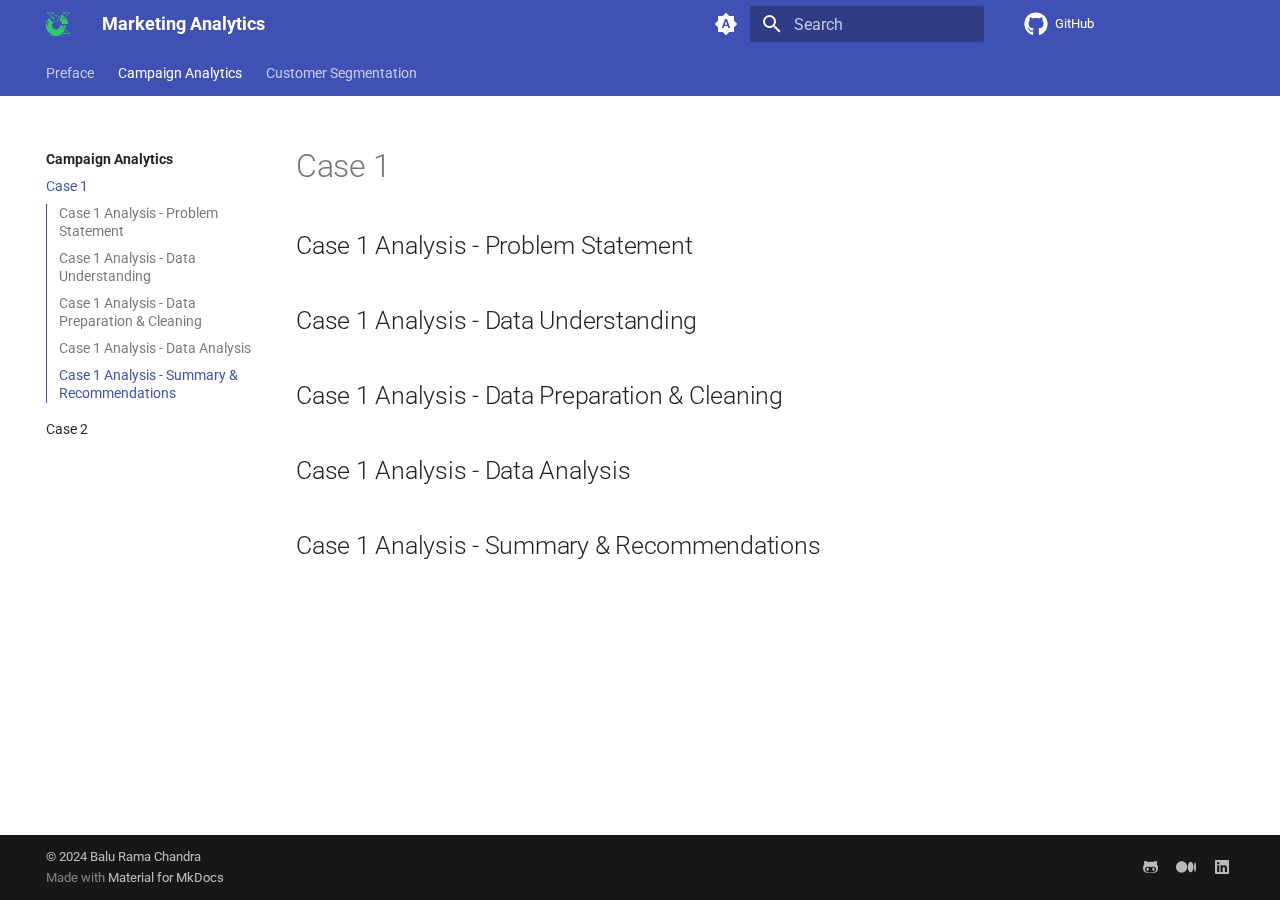
<file: campaign-analytics/case-1/index.html>
<!doctype html>
<html lang="en" class="no-js">
  <head>
    
      <meta charset="utf-8">
      <meta name="viewport" content="width=device-width,initial-scale=1">
      
      
      
        <link rel="canonical" href="https://balurc.github.io/analytics-portfolio/campaign-analytics/case-1/">
      
      
        <link rel="prev" href="../">
      
      
        <link rel="next" href="../case-2/">
      
      
      <link rel="icon" href="../../assets/img/logo.png">
      <meta name="generator" content="mkdocs-1.6.0, mkdocs-material-9.5.27">
    
    
      
        <title>Case 1 - Marketing Analytics</title>
      
    
    
      <link rel="stylesheet" href="../../assets/stylesheets/main.6543a935.min.css">
      
        
        <link rel="stylesheet" href="../../assets/stylesheets/palette.06af60db.min.css">
      
      


    
    
      
    
    
      
        
        
        <link rel="preconnect" href="https://fonts.gstatic.com" crossorigin>
        <link rel="stylesheet" href="https://fonts.googleapis.com/css?family=Roboto:300,300i,400,400i,700,700i%7CFira+Code:400,400i,700,700i&display=fallback">
        <style>:root{--md-text-font:"Roboto";--md-code-font:"Fira Code"}</style>
      
    
    
    <script>__md_scope=new URL("../..",location),__md_hash=e=>[...e].reduce((e,_)=>(e<<5)-e+_.charCodeAt(0),0),__md_get=(e,_=localStorage,t=__md_scope)=>JSON.parse(_.getItem(t.pathname+"."+e)),__md_set=(e,_,t=localStorage,a=__md_scope)=>{try{t.setItem(a.pathname+"."+e,JSON.stringify(_))}catch(e){}}</script>
    
      

    
    
      
        <meta  property="og:type"  content="website" >
      
        <meta  property="og:title"  content="Case 1 - Marketing Analytics" >
      
        <meta  property="og:description"  content="None" >
      
        <meta  property="og:image"  content="https://balurc.github.io/analytics-portfolio/assets/images/social/campaign-analytics/case-1/README.png" >
      
        <meta  property="og:image:type"  content="image/png" >
      
        <meta  property="og:image:width"  content="1200" >
      
        <meta  property="og:image:height"  content="630" >
      
        <meta  property="og:url"  content="https://balurc.github.io/analytics-portfolio/campaign-analytics/case-1/" >
      
        <meta  name="twitter:card"  content="summary_large_image" >
      
        <meta  name="twitter:title"  content="Case 1 - Marketing Analytics" >
      
        <meta  name="twitter:description"  content="None" >
      
        <meta  name="twitter:image"  content="https://balurc.github.io/analytics-portfolio/assets/images/social/campaign-analytics/case-1/README.png" >
      
    
    
  </head>
  
  
    
    
      
    
    
    
    
    <body dir="ltr" data-md-color-scheme="default" data-md-color-primary="indigo" data-md-color-accent="indigo">
  
    
    <input class="md-toggle" data-md-toggle="drawer" type="checkbox" id="__drawer" autocomplete="off">
    <input class="md-toggle" data-md-toggle="search" type="checkbox" id="__search" autocomplete="off">
    <label class="md-overlay" for="__drawer"></label>
    <div data-md-component="skip">
      
        
        <a href="#case-1-analysis-problem-statement" class="md-skip">
          Skip to content
        </a>
      
    </div>
    <div data-md-component="announce">
      
    </div>
    
    
      

<header class="md-header" data-md-component="header">
  <nav class="md-header__inner md-grid" aria-label="Header">
    <a href="../.." title="Marketing Analytics" class="md-header__button md-logo" aria-label="Marketing Analytics" data-md-component="logo">
      
  <img src="../../assets/img/logo.png" alt="logo">

    </a>
    <label class="md-header__button md-icon" for="__drawer">
      
      <svg xmlns="http://www.w3.org/2000/svg" viewBox="0 0 24 24"><path d="M3 6h18v2H3V6m0 5h18v2H3v-2m0 5h18v2H3v-2Z"/></svg>
    </label>
    <div class="md-header__title" data-md-component="header-title">
      <div class="md-header__ellipsis">
        <div class="md-header__topic">
          <span class="md-ellipsis">
            Marketing Analytics
          </span>
        </div>
        <div class="md-header__topic" data-md-component="header-topic">
          <span class="md-ellipsis">
            
              Case 1
            
          </span>
        </div>
      </div>
    </div>
    
      
        <form class="md-header__option" data-md-component="palette">
  
    
    
    
    <input class="md-option" data-md-color-media="(prefers-color-scheme)" data-md-color-scheme="default" data-md-color-primary="indigo" data-md-color-accent="indigo"  aria-label="Switch to light mode"  type="radio" name="__palette" id="__palette_0">
    
      <label class="md-header__button md-icon" title="Switch to light mode" for="__palette_1" hidden>
        <svg xmlns="http://www.w3.org/2000/svg" viewBox="0 0 24 24"><path d="m14.3 16-.7-2h-3.2l-.7 2H7.8L11 7h2l3.2 9h-1.9M20 8.69V4h-4.69L12 .69 8.69 4H4v4.69L.69 12 4 15.31V20h4.69L12 23.31 15.31 20H20v-4.69L23.31 12 20 8.69m-9.15 3.96h2.3L12 9l-1.15 3.65Z"/></svg>
      </label>
    
  
    
    
    
    <input class="md-option" data-md-color-media="(prefers-color-scheme: light)" data-md-color-scheme="default" data-md-color-primary="indigo" data-md-color-accent="indigo"  aria-label="Switch to dark mode"  type="radio" name="__palette" id="__palette_1">
    
      <label class="md-header__button md-icon" title="Switch to dark mode" for="__palette_2" hidden>
        <svg xmlns="http://www.w3.org/2000/svg" viewBox="0 0 24 24"><path d="M12 8a4 4 0 0 0-4 4 4 4 0 0 0 4 4 4 4 0 0 0 4-4 4 4 0 0 0-4-4m0 10a6 6 0 0 1-6-6 6 6 0 0 1 6-6 6 6 0 0 1 6 6 6 6 0 0 1-6 6m8-9.31V4h-4.69L12 .69 8.69 4H4v4.69L.69 12 4 15.31V20h4.69L12 23.31 15.31 20H20v-4.69L23.31 12 20 8.69Z"/></svg>
      </label>
    
  
    
    
    
    <input class="md-option" data-md-color-media="(prefers-color-scheme: dark)" data-md-color-scheme="slate" data-md-color-primary="indigo" data-md-color-accent="indigo"  aria-label="Switch to system preference"  type="radio" name="__palette" id="__palette_2">
    
      <label class="md-header__button md-icon" title="Switch to system preference" for="__palette_0" hidden>
        <svg xmlns="http://www.w3.org/2000/svg" viewBox="0 0 24 24"><path d="M12 18c-.89 0-1.74-.2-2.5-.55C11.56 16.5 13 14.42 13 12c0-2.42-1.44-4.5-3.5-5.45C10.26 6.2 11.11 6 12 6a6 6 0 0 1 6 6 6 6 0 0 1-6 6m8-9.31V4h-4.69L12 .69 8.69 4H4v4.69L.69 12 4 15.31V20h4.69L12 23.31 15.31 20H20v-4.69L23.31 12 20 8.69Z"/></svg>
      </label>
    
  
</form>
      
    
    
      <script>var media,input,key,value,palette=__md_get("__palette");if(palette&&palette.color){"(prefers-color-scheme)"===palette.color.media&&(media=matchMedia("(prefers-color-scheme: light)"),input=document.querySelector(media.matches?"[data-md-color-media='(prefers-color-scheme: light)']":"[data-md-color-media='(prefers-color-scheme: dark)']"),palette.color.media=input.getAttribute("data-md-color-media"),palette.color.scheme=input.getAttribute("data-md-color-scheme"),palette.color.primary=input.getAttribute("data-md-color-primary"),palette.color.accent=input.getAttribute("data-md-color-accent"));for([key,value]of Object.entries(palette.color))document.body.setAttribute("data-md-color-"+key,value)}</script>
    
    
    
      <label class="md-header__button md-icon" for="__search">
        
        <svg xmlns="http://www.w3.org/2000/svg" viewBox="0 0 24 24"><path d="M9.5 3A6.5 6.5 0 0 1 16 9.5c0 1.61-.59 3.09-1.56 4.23l.27.27h.79l5 5-1.5 1.5-5-5v-.79l-.27-.27A6.516 6.516 0 0 1 9.5 16 6.5 6.5 0 0 1 3 9.5 6.5 6.5 0 0 1 9.5 3m0 2C7 5 5 7 5 9.5S7 14 9.5 14 14 12 14 9.5 12 5 9.5 5Z"/></svg>
      </label>
      <div class="md-search" data-md-component="search" role="dialog">
  <label class="md-search__overlay" for="__search"></label>
  <div class="md-search__inner" role="search">
    <form class="md-search__form" name="search">
      <input type="text" class="md-search__input" name="query" aria-label="Search" placeholder="Search" autocapitalize="off" autocorrect="off" autocomplete="off" spellcheck="false" data-md-component="search-query" required>
      <label class="md-search__icon md-icon" for="__search">
        
        <svg xmlns="http://www.w3.org/2000/svg" viewBox="0 0 24 24"><path d="M9.5 3A6.5 6.5 0 0 1 16 9.5c0 1.61-.59 3.09-1.56 4.23l.27.27h.79l5 5-1.5 1.5-5-5v-.79l-.27-.27A6.516 6.516 0 0 1 9.5 16 6.5 6.5 0 0 1 3 9.5 6.5 6.5 0 0 1 9.5 3m0 2C7 5 5 7 5 9.5S7 14 9.5 14 14 12 14 9.5 12 5 9.5 5Z"/></svg>
        
        <svg xmlns="http://www.w3.org/2000/svg" viewBox="0 0 24 24"><path d="M20 11v2H8l5.5 5.5-1.42 1.42L4.16 12l7.92-7.92L13.5 5.5 8 11h12Z"/></svg>
      </label>
      <nav class="md-search__options" aria-label="Search">
        
        <button type="reset" class="md-search__icon md-icon" title="Clear" aria-label="Clear" tabindex="-1">
          
          <svg xmlns="http://www.w3.org/2000/svg" viewBox="0 0 24 24"><path d="M19 6.41 17.59 5 12 10.59 6.41 5 5 6.41 10.59 12 5 17.59 6.41 19 12 13.41 17.59 19 19 17.59 13.41 12 19 6.41Z"/></svg>
        </button>
      </nav>
      
        <div class="md-search__suggest" data-md-component="search-suggest"></div>
      
    </form>
    <div class="md-search__output">
      <div class="md-search__scrollwrap" tabindex="0" data-md-scrollfix>
        <div class="md-search-result" data-md-component="search-result">
          <div class="md-search-result__meta">
            Initializing search
          </div>
          <ol class="md-search-result__list" role="presentation"></ol>
        </div>
      </div>
    </div>
  </div>
</div>
    
    
      <div class="md-header__source">
        <a href="https://github.com/Balurc/analytics-portfolio" title="Go to repository" class="md-source" data-md-component="source">
  <div class="md-source__icon md-icon">
    
    <svg xmlns="http://www.w3.org/2000/svg" viewBox="0 0 496 512"><!--! Font Awesome Free 6.5.2 by @fontawesome - https://fontawesome.com License - https://fontawesome.com/license/free (Icons: CC BY 4.0, Fonts: SIL OFL 1.1, Code: MIT License) Copyright 2024 Fonticons, Inc.--><path d="M165.9 397.4c0 2-2.3 3.6-5.2 3.6-3.3.3-5.6-1.3-5.6-3.6 0-2 2.3-3.6 5.2-3.6 3-.3 5.6 1.3 5.6 3.6zm-31.1-4.5c-.7 2 1.3 4.3 4.3 4.9 2.6 1 5.6 0 6.2-2s-1.3-4.3-4.3-5.2c-2.6-.7-5.5.3-6.2 2.3zm44.2-1.7c-2.9.7-4.9 2.6-4.6 4.9.3 2 2.9 3.3 5.9 2.6 2.9-.7 4.9-2.6 4.6-4.6-.3-1.9-3-3.2-5.9-2.9zM244.8 8C106.1 8 0 113.3 0 252c0 110.9 69.8 205.8 169.5 239.2 12.8 2.3 17.3-5.6 17.3-12.1 0-6.2-.3-40.4-.3-61.4 0 0-70 15-84.7-29.8 0 0-11.4-29.1-27.8-36.6 0 0-22.9-15.7 1.6-15.4 0 0 24.9 2 38.6 25.8 21.9 38.6 58.6 27.5 72.9 20.9 2.3-16 8.8-27.1 16-33.7-55.9-6.2-112.3-14.3-112.3-110.5 0-27.5 7.6-41.3 23.6-58.9-2.6-6.5-11.1-33.3 2.6-67.9 20.9-6.5 69 27 69 27 20-5.6 41.5-8.5 62.8-8.5s42.8 2.9 62.8 8.5c0 0 48.1-33.6 69-27 13.7 34.7 5.2 61.4 2.6 67.9 16 17.7 25.8 31.5 25.8 58.9 0 96.5-58.9 104.2-114.8 110.5 9.2 7.9 17 22.9 17 46.4 0 33.7-.3 75.4-.3 83.6 0 6.5 4.6 14.4 17.3 12.1C428.2 457.8 496 362.9 496 252 496 113.3 383.5 8 244.8 8zM97.2 352.9c-1.3 1-1 3.3.7 5.2 1.6 1.6 3.9 2.3 5.2 1 1.3-1 1-3.3-.7-5.2-1.6-1.6-3.9-2.3-5.2-1zm-10.8-8.1c-.7 1.3.3 2.9 2.3 3.9 1.6 1 3.6.7 4.3-.7.7-1.3-.3-2.9-2.3-3.9-2-.6-3.6-.3-4.3.7zm32.4 35.6c-1.6 1.3-1 4.3 1.3 6.2 2.3 2.3 5.2 2.6 6.5 1 1.3-1.3.7-4.3-1.3-6.2-2.2-2.3-5.2-2.6-6.5-1zm-11.4-14.7c-1.6 1-1.6 3.6 0 5.9 1.6 2.3 4.3 3.3 5.6 2.3 1.6-1.3 1.6-3.9 0-6.2-1.4-2.3-4-3.3-5.6-2z"/></svg>
  </div>
  <div class="md-source__repository">
    GitHub
  </div>
</a>
      </div>
    
  </nav>
  
</header>
    
    <div class="md-container" data-md-component="container">
      
      
        
          
            
<nav class="md-tabs" aria-label="Tabs" data-md-component="tabs">
  <div class="md-grid">
    <ul class="md-tabs__list">
      
        
  
  
  
    <li class="md-tabs__item">
      <a href="../.." class="md-tabs__link">
        
  
    
  
  Preface

      </a>
    </li>
  

      
        
  
  
    
  
  
    
    
      <li class="md-tabs__item md-tabs__item--active">
        <a href="../" class="md-tabs__link">
          
  
    
  
  Campaign Analytics

        </a>
      </li>
    
  

      
        
  
  
  
    
    
      <li class="md-tabs__item">
        <a href="../../customer-segmentation/" class="md-tabs__link">
          
  
    
  
  Customer Segmentation

        </a>
      </li>
    
  

      
    </ul>
  </div>
</nav>
          
        
      
      <main class="md-main" data-md-component="main">
        <div class="md-main__inner md-grid">
          
            
              
              <div class="md-sidebar md-sidebar--primary" data-md-component="sidebar" data-md-type="navigation" >
                <div class="md-sidebar__scrollwrap">
                  <div class="md-sidebar__inner">
                    


  


  

<nav class="md-nav md-nav--primary md-nav--lifted md-nav--integrated" aria-label="Navigation" data-md-level="0">
  <label class="md-nav__title" for="__drawer">
    <a href="../.." title="Marketing Analytics" class="md-nav__button md-logo" aria-label="Marketing Analytics" data-md-component="logo">
      
  <img src="../../assets/img/logo.png" alt="logo">

    </a>
    Marketing Analytics
  </label>
  
    <div class="md-nav__source">
      <a href="https://github.com/Balurc/analytics-portfolio" title="Go to repository" class="md-source" data-md-component="source">
  <div class="md-source__icon md-icon">
    
    <svg xmlns="http://www.w3.org/2000/svg" viewBox="0 0 496 512"><!--! Font Awesome Free 6.5.2 by @fontawesome - https://fontawesome.com License - https://fontawesome.com/license/free (Icons: CC BY 4.0, Fonts: SIL OFL 1.1, Code: MIT License) Copyright 2024 Fonticons, Inc.--><path d="M165.9 397.4c0 2-2.3 3.6-5.2 3.6-3.3.3-5.6-1.3-5.6-3.6 0-2 2.3-3.6 5.2-3.6 3-.3 5.6 1.3 5.6 3.6zm-31.1-4.5c-.7 2 1.3 4.3 4.3 4.9 2.6 1 5.6 0 6.2-2s-1.3-4.3-4.3-5.2c-2.6-.7-5.5.3-6.2 2.3zm44.2-1.7c-2.9.7-4.9 2.6-4.6 4.9.3 2 2.9 3.3 5.9 2.6 2.9-.7 4.9-2.6 4.6-4.6-.3-1.9-3-3.2-5.9-2.9zM244.8 8C106.1 8 0 113.3 0 252c0 110.9 69.8 205.8 169.5 239.2 12.8 2.3 17.3-5.6 17.3-12.1 0-6.2-.3-40.4-.3-61.4 0 0-70 15-84.7-29.8 0 0-11.4-29.1-27.8-36.6 0 0-22.9-15.7 1.6-15.4 0 0 24.9 2 38.6 25.8 21.9 38.6 58.6 27.5 72.9 20.9 2.3-16 8.8-27.1 16-33.7-55.9-6.2-112.3-14.3-112.3-110.5 0-27.5 7.6-41.3 23.6-58.9-2.6-6.5-11.1-33.3 2.6-67.9 20.9-6.5 69 27 69 27 20-5.6 41.5-8.5 62.8-8.5s42.8 2.9 62.8 8.5c0 0 48.1-33.6 69-27 13.7 34.7 5.2 61.4 2.6 67.9 16 17.7 25.8 31.5 25.8 58.9 0 96.5-58.9 104.2-114.8 110.5 9.2 7.9 17 22.9 17 46.4 0 33.7-.3 75.4-.3 83.6 0 6.5 4.6 14.4 17.3 12.1C428.2 457.8 496 362.9 496 252 496 113.3 383.5 8 244.8 8zM97.2 352.9c-1.3 1-1 3.3.7 5.2 1.6 1.6 3.9 2.3 5.2 1 1.3-1 1-3.3-.7-5.2-1.6-1.6-3.9-2.3-5.2-1zm-10.8-8.1c-.7 1.3.3 2.9 2.3 3.9 1.6 1 3.6.7 4.3-.7.7-1.3-.3-2.9-2.3-3.9-2-.6-3.6-.3-4.3.7zm32.4 35.6c-1.6 1.3-1 4.3 1.3 6.2 2.3 2.3 5.2 2.6 6.5 1 1.3-1.3.7-4.3-1.3-6.2-2.2-2.3-5.2-2.6-6.5-1zm-11.4-14.7c-1.6 1-1.6 3.6 0 5.9 1.6 2.3 4.3 3.3 5.6 2.3 1.6-1.3 1.6-3.9 0-6.2-1.4-2.3-4-3.3-5.6-2z"/></svg>
  </div>
  <div class="md-source__repository">
    GitHub
  </div>
</a>
    </div>
  
  <ul class="md-nav__list" data-md-scrollfix>
    
      
      
  
  
  
  
    <li class="md-nav__item">
      <a href="../.." class="md-nav__link">
        
  
  <span class="md-ellipsis">
    Preface
  </span>
  

      </a>
    </li>
  

    
      
      
  
  
    
  
  
  
    
    
      
        
          
        
      
        
          
        
      
        
          
        
      
    
    
      
        
        
      
      
        
      
    
    
    <li class="md-nav__item md-nav__item--active md-nav__item--section md-nav__item--nested">
      
        
        
        <input class="md-nav__toggle md-toggle " type="checkbox" id="__nav_2" checked>
        
          
          
          <div class="md-nav__link md-nav__container">
            <a href="../" class="md-nav__link ">
              
  
  <span class="md-ellipsis">
    Campaign Analytics
  </span>
  

            </a>
            
              
              <label class="md-nav__link " for="__nav_2" id="__nav_2_label" tabindex="">
                <span class="md-nav__icon md-icon"></span>
              </label>
            
          </div>
        
        <nav class="md-nav" data-md-level="1" aria-labelledby="__nav_2_label" aria-expanded="true">
          <label class="md-nav__title" for="__nav_2">
            <span class="md-nav__icon md-icon"></span>
            Campaign Analytics
          </label>
          <ul class="md-nav__list" data-md-scrollfix>
            
              
            
              
                
  
  
    
  
  
  
    <li class="md-nav__item md-nav__item--active">
      
      <input class="md-nav__toggle md-toggle" type="checkbox" id="__toc">
      
      
      
        <label class="md-nav__link md-nav__link--active" for="__toc">
          
  
  <span class="md-ellipsis">
    Case 1
  </span>
  

          <span class="md-nav__icon md-icon"></span>
        </label>
      
      <a href="./" class="md-nav__link md-nav__link--active">
        
  
  <span class="md-ellipsis">
    Case 1
  </span>
  

      </a>
      
        

<nav class="md-nav md-nav--secondary" aria-label="Table of contents">
  
  
  
  
    <label class="md-nav__title" for="__toc">
      <span class="md-nav__icon md-icon"></span>
      Table of contents
    </label>
    <ul class="md-nav__list" data-md-component="toc" data-md-scrollfix>
      
        <li class="md-nav__item">
  <a href="#case-1-analysis-problem-statement" class="md-nav__link">
    <span class="md-ellipsis">
      Case 1 Analysis - Problem Statement
    </span>
  </a>
  
</li>
      
        <li class="md-nav__item">
  <a href="#case-1-analysis-data-understanding" class="md-nav__link">
    <span class="md-ellipsis">
      Case 1 Analysis - Data Understanding
    </span>
  </a>
  
</li>
      
        <li class="md-nav__item">
  <a href="#case-1-analysis-data-preparation-cleaning" class="md-nav__link">
    <span class="md-ellipsis">
      Case 1 Analysis - Data Preparation &amp; Cleaning
    </span>
  </a>
  
</li>
      
        <li class="md-nav__item">
  <a href="#case-1-analysis-data-analysis" class="md-nav__link">
    <span class="md-ellipsis">
      Case 1 Analysis - Data Analysis
    </span>
  </a>
  
</li>
      
        <li class="md-nav__item">
  <a href="#case-1-analysis-summary-recommendations" class="md-nav__link">
    <span class="md-ellipsis">
      Case 1 Analysis - Summary &amp; Recommendations
    </span>
  </a>
  
</li>
      
    </ul>
  
</nav>
      
    </li>
  

              
            
              
                
  
  
  
  
    <li class="md-nav__item">
      <a href="../case-2/" class="md-nav__link">
        
  
  <span class="md-ellipsis">
    Case 2
  </span>
  

      </a>
    </li>
  

              
            
          </ul>
        </nav>
      
    </li>
  

    
      
      
  
  
  
  
    
    
      
        
          
        
      
    
    
      
      
        
      
    
    
    <li class="md-nav__item md-nav__item--nested">
      
        
        
          
        
        <input class="md-nav__toggle md-toggle md-toggle--indeterminate" type="checkbox" id="__nav_3" >
        
          
          
          <div class="md-nav__link md-nav__container">
            <a href="../../customer-segmentation/" class="md-nav__link ">
              
  
  <span class="md-ellipsis">
    Customer Segmentation
  </span>
  

            </a>
            
          </div>
        
        <nav class="md-nav" data-md-level="1" aria-labelledby="__nav_3_label" aria-expanded="false">
          <label class="md-nav__title" for="__nav_3">
            <span class="md-nav__icon md-icon"></span>
            Customer Segmentation
          </label>
          <ul class="md-nav__list" data-md-scrollfix>
            
              
            
          </ul>
        </nav>
      
    </li>
  

    
  </ul>
</nav>
                  </div>
                </div>
              </div>
            
            
          
          
            <div class="md-content" data-md-component="content">
              <article class="md-content__inner md-typeset">
                
                  

  
  


  <h1>Case 1</h1>

<h2 id="case-1-analysis-problem-statement">Case 1 Analysis - Problem Statement</h2>
<h2 id="case-1-analysis-data-understanding">Case 1 Analysis - Data Understanding</h2>
<h2 id="case-1-analysis-data-preparation-cleaning">Case 1 Analysis - Data Preparation &amp; Cleaning</h2>
<h2 id="case-1-analysis-data-analysis">Case 1 Analysis - Data Analysis</h2>
<h2 id="case-1-analysis-summary-recommendations">Case 1 Analysis - Summary &amp; Recommendations</h2>







  
  






                
              </article>
            </div>
          
          
  <script>var tabs=__md_get("__tabs");if(Array.isArray(tabs))e:for(var set of document.querySelectorAll(".tabbed-set")){var tab,labels=set.querySelector(".tabbed-labels");for(tab of tabs)for(var label of labels.getElementsByTagName("label"))if(label.innerText.trim()===tab){var input=document.getElementById(label.htmlFor);input.checked=!0;continue e}}</script>

<script>var target=document.getElementById(location.hash.slice(1));target&&target.name&&(target.checked=target.name.startsWith("__tabbed_"))</script>
        </div>
        
          <button type="button" class="md-top md-icon" data-md-component="top" hidden>
  
  <svg xmlns="http://www.w3.org/2000/svg" viewBox="0 0 24 24"><path d="M13 20h-2V8l-5.5 5.5-1.42-1.42L12 4.16l7.92 7.92-1.42 1.42L13 8v12Z"/></svg>
  Back to top
</button>
        
      </main>
      
        <footer class="md-footer">
  
  <div class="md-footer-meta md-typeset">
    <div class="md-footer-meta__inner md-grid">
      <div class="md-copyright">
  
    <div class="md-copyright__highlight">
      &copy; 2024 <a href="https://github.com/Balurc"  target="_blank" rel="noopener">Balu Rama Chandra</a>
    </div>
  
  
    Made with
    <a href="https://squidfunk.github.io/mkdocs-material/" target="_blank" rel="noopener">
      Material for MkDocs
    </a>
  
</div>
      
        <div class="md-social">
  
    
    
    
    
      
      
    
    <a href="https://github.com/Balurc" target="_blank" rel="noopener" title="github.com" class="md-social__link">
      <svg xmlns="http://www.w3.org/2000/svg" viewBox="0 0 480 512"><!--! Font Awesome Free 6.5.2 by @fontawesome - https://fontawesome.com License - https://fontawesome.com/license/free (Icons: CC BY 4.0, Fonts: SIL OFL 1.1, Code: MIT License) Copyright 2024 Fonticons, Inc.--><path d="M186.1 328.7c0 20.9-10.9 55.1-36.7 55.1s-36.7-34.2-36.7-55.1 10.9-55.1 36.7-55.1 36.7 34.2 36.7 55.1zM480 278.2c0 31.9-3.2 65.7-17.5 95-37.9 76.6-142.1 74.8-216.7 74.8-75.8 0-186.2 2.7-225.6-74.8-14.6-29-20.2-63.1-20.2-95 0-41.9 13.9-81.5 41.5-113.6-5.2-15.8-7.7-32.4-7.7-48.8 0-21.5 4.9-32.3 14.6-51.8 45.3 0 74.3 9 108.8 36 29-6.9 58.8-10 88.7-10 27 0 54.2 2.9 80.4 9.2 34-26.7 63-35.2 107.8-35.2 9.8 19.5 14.6 30.3 14.6 51.8 0 16.4-2.6 32.7-7.7 48.2 27.5 32.4 39 72.3 39 114.2zm-64.3 50.5c0-43.9-26.7-82.6-73.5-82.6-18.9 0-37 3.4-56 6-14.9 2.3-29.8 3.2-45.1 3.2-15.2 0-30.1-.9-45.1-3.2-18.7-2.6-37-6-56-6-46.8 0-73.5 38.7-73.5 82.6 0 87.8 80.4 101.3 150.4 101.3h48.2c70.3 0 150.6-13.4 150.6-101.3zm-82.6-55.1c-25.8 0-36.7 34.2-36.7 55.1s10.9 55.1 36.7 55.1 36.7-34.2 36.7-55.1-10.9-55.1-36.7-55.1z"/></svg>
    </a>
  
    
    
    
    
      
      
    
    <a href="https://medium.com/@baluramachandra90" target="_blank" rel="noopener" title="medium.com" class="md-social__link">
      <svg xmlns="http://www.w3.org/2000/svg" viewBox="0 0 640 512"><!--! Font Awesome Free 6.5.2 by @fontawesome - https://fontawesome.com License - https://fontawesome.com/license/free (Icons: CC BY 4.0, Fonts: SIL OFL 1.1, Code: MIT License) Copyright 2024 Fonticons, Inc.--><path d="M180.5 74.262C80.813 74.262 0 155.633 0 256s80.819 181.738 180.5 181.738S361 356.373 361 256 280.191 74.262 180.5 74.262Zm288.25 10.646c-49.845 0-90.245 76.619-90.245 171.095s40.406 171.1 90.251 171.1 90.251-76.619 90.251-171.1H559c0-94.503-40.4-171.095-90.248-171.095Zm139.506 17.821c-17.526 0-31.735 68.628-31.735 153.274s14.2 153.274 31.735 153.274S640 340.631 640 256c0-84.649-14.215-153.271-31.742-153.271Z"/></svg>
    </a>
  
    
    
    
    
      
      
    
    <a href="https://www.linkedin.com/in/baluramachandra/" target="_blank" rel="noopener" title="www.linkedin.com" class="md-social__link">
      <svg xmlns="http://www.w3.org/2000/svg" viewBox="0 0 448 512"><!--! Font Awesome Free 6.5.2 by @fontawesome - https://fontawesome.com License - https://fontawesome.com/license/free (Icons: CC BY 4.0, Fonts: SIL OFL 1.1, Code: MIT License) Copyright 2024 Fonticons, Inc.--><path d="M416 32H31.9C14.3 32 0 46.5 0 64.3v383.4C0 465.5 14.3 480 31.9 480H416c17.6 0 32-14.5 32-32.3V64.3c0-17.8-14.4-32.3-32-32.3zM135.4 416H69V202.2h66.5V416zm-33.2-243c-21.3 0-38.5-17.3-38.5-38.5S80.9 96 102.2 96c21.2 0 38.5 17.3 38.5 38.5 0 21.3-17.2 38.5-38.5 38.5zm282.1 243h-66.4V312c0-24.8-.5-56.7-34.5-56.7-34.6 0-39.9 27-39.9 54.9V416h-66.4V202.2h63.7v29.2h.9c8.9-16.8 30.6-34.5 62.9-34.5 67.2 0 79.7 44.3 79.7 101.9V416z"/></svg>
    </a>
  
</div>
      
    </div>
  </div>
</footer>
      
    </div>
    <div class="md-dialog" data-md-component="dialog">
      <div class="md-dialog__inner md-typeset"></div>
    </div>
    
    
    <script id="__config" type="application/json">{"base": "../..", "features": ["navigation.tabs", "navigation.sections", "navigation.expand", "navigation.indexes", "toc.integrate", "navigation.top", "search.suggest", "search.highlight", "content.tabs.link", "content.code.annotation", "content.code.copy"], "search": "../../assets/javascripts/workers/search.b8dbb3d2.min.js", "translations": {"clipboard.copied": "Copied to clipboard", "clipboard.copy": "Copy to clipboard", "search.result.more.one": "1 more on this page", "search.result.more.other": "# more on this page", "search.result.none": "No matching documents", "search.result.one": "1 matching document", "search.result.other": "# matching documents", "search.result.placeholder": "Type to start searching", "search.result.term.missing": "Missing", "select.version": "Select version"}}</script>
    
    
      <script src="../../assets/javascripts/bundle.ad660dcc.min.js"></script>
      
    
  </body>
</html>
</file>
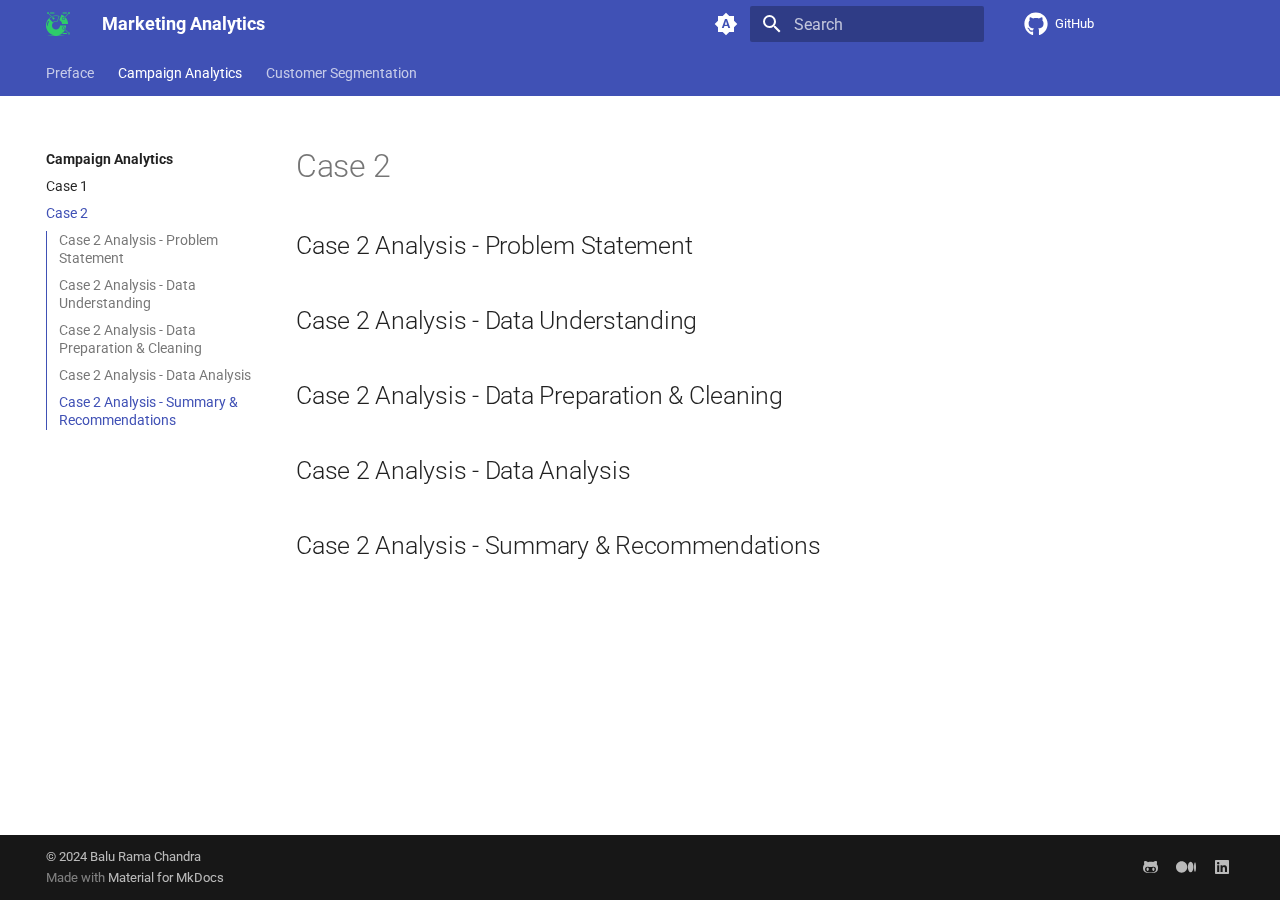
<file: campaign-analytics/case-2/index.html>
<!doctype html>
<html lang="en" class="no-js">
  <head>
    
      <meta charset="utf-8">
      <meta name="viewport" content="width=device-width,initial-scale=1">
      
      
      
        <link rel="canonical" href="https://balurc.github.io/analytics-portfolio/campaign-analytics/case-2/">
      
      
        <link rel="prev" href="../case-1/">
      
      
        <link rel="next" href="../../customer-segmentation/">
      
      
      <link rel="icon" href="../../assets/img/logo.png">
      <meta name="generator" content="mkdocs-1.6.0, mkdocs-material-9.5.27">
    
    
      
        <title>Case 2 - Marketing Analytics</title>
      
    
    
      <link rel="stylesheet" href="../../assets/stylesheets/main.6543a935.min.css">
      
        
        <link rel="stylesheet" href="../../assets/stylesheets/palette.06af60db.min.css">
      
      


    
    
      
    
    
      
        
        
        <link rel="preconnect" href="https://fonts.gstatic.com" crossorigin>
        <link rel="stylesheet" href="https://fonts.googleapis.com/css?family=Roboto:300,300i,400,400i,700,700i%7CFira+Code:400,400i,700,700i&display=fallback">
        <style>:root{--md-text-font:"Roboto";--md-code-font:"Fira Code"}</style>
      
    
    
    <script>__md_scope=new URL("../..",location),__md_hash=e=>[...e].reduce((e,_)=>(e<<5)-e+_.charCodeAt(0),0),__md_get=(e,_=localStorage,t=__md_scope)=>JSON.parse(_.getItem(t.pathname+"."+e)),__md_set=(e,_,t=localStorage,a=__md_scope)=>{try{t.setItem(a.pathname+"."+e,JSON.stringify(_))}catch(e){}}</script>
    
      

    
    
      
        <meta  property="og:type"  content="website" >
      
        <meta  property="og:title"  content="Case 2 - Marketing Analytics" >
      
        <meta  property="og:description"  content="None" >
      
        <meta  property="og:image"  content="https://balurc.github.io/analytics-portfolio/assets/images/social/campaign-analytics/case-2/README.png" >
      
        <meta  property="og:image:type"  content="image/png" >
      
        <meta  property="og:image:width"  content="1200" >
      
        <meta  property="og:image:height"  content="630" >
      
        <meta  property="og:url"  content="https://balurc.github.io/analytics-portfolio/campaign-analytics/case-2/" >
      
        <meta  name="twitter:card"  content="summary_large_image" >
      
        <meta  name="twitter:title"  content="Case 2 - Marketing Analytics" >
      
        <meta  name="twitter:description"  content="None" >
      
        <meta  name="twitter:image"  content="https://balurc.github.io/analytics-portfolio/assets/images/social/campaign-analytics/case-2/README.png" >
      
    
    
  </head>
  
  
    
    
      
    
    
    
    
    <body dir="ltr" data-md-color-scheme="default" data-md-color-primary="indigo" data-md-color-accent="indigo">
  
    
    <input class="md-toggle" data-md-toggle="drawer" type="checkbox" id="__drawer" autocomplete="off">
    <input class="md-toggle" data-md-toggle="search" type="checkbox" id="__search" autocomplete="off">
    <label class="md-overlay" for="__drawer"></label>
    <div data-md-component="skip">
      
        
        <a href="#case-2-analysis-problem-statement" class="md-skip">
          Skip to content
        </a>
      
    </div>
    <div data-md-component="announce">
      
    </div>
    
    
      

<header class="md-header" data-md-component="header">
  <nav class="md-header__inner md-grid" aria-label="Header">
    <a href="../.." title="Marketing Analytics" class="md-header__button md-logo" aria-label="Marketing Analytics" data-md-component="logo">
      
  <img src="../../assets/img/logo.png" alt="logo">

    </a>
    <label class="md-header__button md-icon" for="__drawer">
      
      <svg xmlns="http://www.w3.org/2000/svg" viewBox="0 0 24 24"><path d="M3 6h18v2H3V6m0 5h18v2H3v-2m0 5h18v2H3v-2Z"/></svg>
    </label>
    <div class="md-header__title" data-md-component="header-title">
      <div class="md-header__ellipsis">
        <div class="md-header__topic">
          <span class="md-ellipsis">
            Marketing Analytics
          </span>
        </div>
        <div class="md-header__topic" data-md-component="header-topic">
          <span class="md-ellipsis">
            
              Case 2
            
          </span>
        </div>
      </div>
    </div>
    
      
        <form class="md-header__option" data-md-component="palette">
  
    
    
    
    <input class="md-option" data-md-color-media="(prefers-color-scheme)" data-md-color-scheme="default" data-md-color-primary="indigo" data-md-color-accent="indigo"  aria-label="Switch to light mode"  type="radio" name="__palette" id="__palette_0">
    
      <label class="md-header__button md-icon" title="Switch to light mode" for="__palette_1" hidden>
        <svg xmlns="http://www.w3.org/2000/svg" viewBox="0 0 24 24"><path d="m14.3 16-.7-2h-3.2l-.7 2H7.8L11 7h2l3.2 9h-1.9M20 8.69V4h-4.69L12 .69 8.69 4H4v4.69L.69 12 4 15.31V20h4.69L12 23.31 15.31 20H20v-4.69L23.31 12 20 8.69m-9.15 3.96h2.3L12 9l-1.15 3.65Z"/></svg>
      </label>
    
  
    
    
    
    <input class="md-option" data-md-color-media="(prefers-color-scheme: light)" data-md-color-scheme="default" data-md-color-primary="indigo" data-md-color-accent="indigo"  aria-label="Switch to dark mode"  type="radio" name="__palette" id="__palette_1">
    
      <label class="md-header__button md-icon" title="Switch to dark mode" for="__palette_2" hidden>
        <svg xmlns="http://www.w3.org/2000/svg" viewBox="0 0 24 24"><path d="M12 8a4 4 0 0 0-4 4 4 4 0 0 0 4 4 4 4 0 0 0 4-4 4 4 0 0 0-4-4m0 10a6 6 0 0 1-6-6 6 6 0 0 1 6-6 6 6 0 0 1 6 6 6 6 0 0 1-6 6m8-9.31V4h-4.69L12 .69 8.69 4H4v4.69L.69 12 4 15.31V20h4.69L12 23.31 15.31 20H20v-4.69L23.31 12 20 8.69Z"/></svg>
      </label>
    
  
    
    
    
    <input class="md-option" data-md-color-media="(prefers-color-scheme: dark)" data-md-color-scheme="slate" data-md-color-primary="indigo" data-md-color-accent="indigo"  aria-label="Switch to system preference"  type="radio" name="__palette" id="__palette_2">
    
      <label class="md-header__button md-icon" title="Switch to system preference" for="__palette_0" hidden>
        <svg xmlns="http://www.w3.org/2000/svg" viewBox="0 0 24 24"><path d="M12 18c-.89 0-1.74-.2-2.5-.55C11.56 16.5 13 14.42 13 12c0-2.42-1.44-4.5-3.5-5.45C10.26 6.2 11.11 6 12 6a6 6 0 0 1 6 6 6 6 0 0 1-6 6m8-9.31V4h-4.69L12 .69 8.69 4H4v4.69L.69 12 4 15.31V20h4.69L12 23.31 15.31 20H20v-4.69L23.31 12 20 8.69Z"/></svg>
      </label>
    
  
</form>
      
    
    
      <script>var media,input,key,value,palette=__md_get("__palette");if(palette&&palette.color){"(prefers-color-scheme)"===palette.color.media&&(media=matchMedia("(prefers-color-scheme: light)"),input=document.querySelector(media.matches?"[data-md-color-media='(prefers-color-scheme: light)']":"[data-md-color-media='(prefers-color-scheme: dark)']"),palette.color.media=input.getAttribute("data-md-color-media"),palette.color.scheme=input.getAttribute("data-md-color-scheme"),palette.color.primary=input.getAttribute("data-md-color-primary"),palette.color.accent=input.getAttribute("data-md-color-accent"));for([key,value]of Object.entries(palette.color))document.body.setAttribute("data-md-color-"+key,value)}</script>
    
    
    
      <label class="md-header__button md-icon" for="__search">
        
        <svg xmlns="http://www.w3.org/2000/svg" viewBox="0 0 24 24"><path d="M9.5 3A6.5 6.5 0 0 1 16 9.5c0 1.61-.59 3.09-1.56 4.23l.27.27h.79l5 5-1.5 1.5-5-5v-.79l-.27-.27A6.516 6.516 0 0 1 9.5 16 6.5 6.5 0 0 1 3 9.5 6.5 6.5 0 0 1 9.5 3m0 2C7 5 5 7 5 9.5S7 14 9.5 14 14 12 14 9.5 12 5 9.5 5Z"/></svg>
      </label>
      <div class="md-search" data-md-component="search" role="dialog">
  <label class="md-search__overlay" for="__search"></label>
  <div class="md-search__inner" role="search">
    <form class="md-search__form" name="search">
      <input type="text" class="md-search__input" name="query" aria-label="Search" placeholder="Search" autocapitalize="off" autocorrect="off" autocomplete="off" spellcheck="false" data-md-component="search-query" required>
      <label class="md-search__icon md-icon" for="__search">
        
        <svg xmlns="http://www.w3.org/2000/svg" viewBox="0 0 24 24"><path d="M9.5 3A6.5 6.5 0 0 1 16 9.5c0 1.61-.59 3.09-1.56 4.23l.27.27h.79l5 5-1.5 1.5-5-5v-.79l-.27-.27A6.516 6.516 0 0 1 9.5 16 6.5 6.5 0 0 1 3 9.5 6.5 6.5 0 0 1 9.5 3m0 2C7 5 5 7 5 9.5S7 14 9.5 14 14 12 14 9.5 12 5 9.5 5Z"/></svg>
        
        <svg xmlns="http://www.w3.org/2000/svg" viewBox="0 0 24 24"><path d="M20 11v2H8l5.5 5.5-1.42 1.42L4.16 12l7.92-7.92L13.5 5.5 8 11h12Z"/></svg>
      </label>
      <nav class="md-search__options" aria-label="Search">
        
        <button type="reset" class="md-search__icon md-icon" title="Clear" aria-label="Clear" tabindex="-1">
          
          <svg xmlns="http://www.w3.org/2000/svg" viewBox="0 0 24 24"><path d="M19 6.41 17.59 5 12 10.59 6.41 5 5 6.41 10.59 12 5 17.59 6.41 19 12 13.41 17.59 19 19 17.59 13.41 12 19 6.41Z"/></svg>
        </button>
      </nav>
      
        <div class="md-search__suggest" data-md-component="search-suggest"></div>
      
    </form>
    <div class="md-search__output">
      <div class="md-search__scrollwrap" tabindex="0" data-md-scrollfix>
        <div class="md-search-result" data-md-component="search-result">
          <div class="md-search-result__meta">
            Initializing search
          </div>
          <ol class="md-search-result__list" role="presentation"></ol>
        </div>
      </div>
    </div>
  </div>
</div>
    
    
      <div class="md-header__source">
        <a href="https://github.com/Balurc/analytics-portfolio" title="Go to repository" class="md-source" data-md-component="source">
  <div class="md-source__icon md-icon">
    
    <svg xmlns="http://www.w3.org/2000/svg" viewBox="0 0 496 512"><!--! Font Awesome Free 6.5.2 by @fontawesome - https://fontawesome.com License - https://fontawesome.com/license/free (Icons: CC BY 4.0, Fonts: SIL OFL 1.1, Code: MIT License) Copyright 2024 Fonticons, Inc.--><path d="M165.9 397.4c0 2-2.3 3.6-5.2 3.6-3.3.3-5.6-1.3-5.6-3.6 0-2 2.3-3.6 5.2-3.6 3-.3 5.6 1.3 5.6 3.6zm-31.1-4.5c-.7 2 1.3 4.3 4.3 4.9 2.6 1 5.6 0 6.2-2s-1.3-4.3-4.3-5.2c-2.6-.7-5.5.3-6.2 2.3zm44.2-1.7c-2.9.7-4.9 2.6-4.6 4.9.3 2 2.9 3.3 5.9 2.6 2.9-.7 4.9-2.6 4.6-4.6-.3-1.9-3-3.2-5.9-2.9zM244.8 8C106.1 8 0 113.3 0 252c0 110.9 69.8 205.8 169.5 239.2 12.8 2.3 17.3-5.6 17.3-12.1 0-6.2-.3-40.4-.3-61.4 0 0-70 15-84.7-29.8 0 0-11.4-29.1-27.8-36.6 0 0-22.9-15.7 1.6-15.4 0 0 24.9 2 38.6 25.8 21.9 38.6 58.6 27.5 72.9 20.9 2.3-16 8.8-27.1 16-33.7-55.9-6.2-112.3-14.3-112.3-110.5 0-27.5 7.6-41.3 23.6-58.9-2.6-6.5-11.1-33.3 2.6-67.9 20.9-6.5 69 27 69 27 20-5.6 41.5-8.5 62.8-8.5s42.8 2.9 62.8 8.5c0 0 48.1-33.6 69-27 13.7 34.7 5.2 61.4 2.6 67.9 16 17.7 25.8 31.5 25.8 58.9 0 96.5-58.9 104.2-114.8 110.5 9.2 7.9 17 22.9 17 46.4 0 33.7-.3 75.4-.3 83.6 0 6.5 4.6 14.4 17.3 12.1C428.2 457.8 496 362.9 496 252 496 113.3 383.5 8 244.8 8zM97.2 352.9c-1.3 1-1 3.3.7 5.2 1.6 1.6 3.9 2.3 5.2 1 1.3-1 1-3.3-.7-5.2-1.6-1.6-3.9-2.3-5.2-1zm-10.8-8.1c-.7 1.3.3 2.9 2.3 3.9 1.6 1 3.6.7 4.3-.7.7-1.3-.3-2.9-2.3-3.9-2-.6-3.6-.3-4.3.7zm32.4 35.6c-1.6 1.3-1 4.3 1.3 6.2 2.3 2.3 5.2 2.6 6.5 1 1.3-1.3.7-4.3-1.3-6.2-2.2-2.3-5.2-2.6-6.5-1zm-11.4-14.7c-1.6 1-1.6 3.6 0 5.9 1.6 2.3 4.3 3.3 5.6 2.3 1.6-1.3 1.6-3.9 0-6.2-1.4-2.3-4-3.3-5.6-2z"/></svg>
  </div>
  <div class="md-source__repository">
    GitHub
  </div>
</a>
      </div>
    
  </nav>
  
</header>
    
    <div class="md-container" data-md-component="container">
      
      
        
          
            
<nav class="md-tabs" aria-label="Tabs" data-md-component="tabs">
  <div class="md-grid">
    <ul class="md-tabs__list">
      
        
  
  
  
    <li class="md-tabs__item">
      <a href="../.." class="md-tabs__link">
        
  
    
  
  Preface

      </a>
    </li>
  

      
        
  
  
    
  
  
    
    
      <li class="md-tabs__item md-tabs__item--active">
        <a href="../" class="md-tabs__link">
          
  
    
  
  Campaign Analytics

        </a>
      </li>
    
  

      
        
  
  
  
    
    
      <li class="md-tabs__item">
        <a href="../../customer-segmentation/" class="md-tabs__link">
          
  
    
  
  Customer Segmentation

        </a>
      </li>
    
  

      
    </ul>
  </div>
</nav>
          
        
      
      <main class="md-main" data-md-component="main">
        <div class="md-main__inner md-grid">
          
            
              
              <div class="md-sidebar md-sidebar--primary" data-md-component="sidebar" data-md-type="navigation" >
                <div class="md-sidebar__scrollwrap">
                  <div class="md-sidebar__inner">
                    


  


  

<nav class="md-nav md-nav--primary md-nav--lifted md-nav--integrated" aria-label="Navigation" data-md-level="0">
  <label class="md-nav__title" for="__drawer">
    <a href="../.." title="Marketing Analytics" class="md-nav__button md-logo" aria-label="Marketing Analytics" data-md-component="logo">
      
  <img src="../../assets/img/logo.png" alt="logo">

    </a>
    Marketing Analytics
  </label>
  
    <div class="md-nav__source">
      <a href="https://github.com/Balurc/analytics-portfolio" title="Go to repository" class="md-source" data-md-component="source">
  <div class="md-source__icon md-icon">
    
    <svg xmlns="http://www.w3.org/2000/svg" viewBox="0 0 496 512"><!--! Font Awesome Free 6.5.2 by @fontawesome - https://fontawesome.com License - https://fontawesome.com/license/free (Icons: CC BY 4.0, Fonts: SIL OFL 1.1, Code: MIT License) Copyright 2024 Fonticons, Inc.--><path d="M165.9 397.4c0 2-2.3 3.6-5.2 3.6-3.3.3-5.6-1.3-5.6-3.6 0-2 2.3-3.6 5.2-3.6 3-.3 5.6 1.3 5.6 3.6zm-31.1-4.5c-.7 2 1.3 4.3 4.3 4.9 2.6 1 5.6 0 6.2-2s-1.3-4.3-4.3-5.2c-2.6-.7-5.5.3-6.2 2.3zm44.2-1.7c-2.9.7-4.9 2.6-4.6 4.9.3 2 2.9 3.3 5.9 2.6 2.9-.7 4.9-2.6 4.6-4.6-.3-1.9-3-3.2-5.9-2.9zM244.8 8C106.1 8 0 113.3 0 252c0 110.9 69.8 205.8 169.5 239.2 12.8 2.3 17.3-5.6 17.3-12.1 0-6.2-.3-40.4-.3-61.4 0 0-70 15-84.7-29.8 0 0-11.4-29.1-27.8-36.6 0 0-22.9-15.7 1.6-15.4 0 0 24.9 2 38.6 25.8 21.9 38.6 58.6 27.5 72.9 20.9 2.3-16 8.8-27.1 16-33.7-55.9-6.2-112.3-14.3-112.3-110.5 0-27.5 7.6-41.3 23.6-58.9-2.6-6.5-11.1-33.3 2.6-67.9 20.9-6.5 69 27 69 27 20-5.6 41.5-8.5 62.8-8.5s42.8 2.9 62.8 8.5c0 0 48.1-33.6 69-27 13.7 34.7 5.2 61.4 2.6 67.9 16 17.7 25.8 31.5 25.8 58.9 0 96.5-58.9 104.2-114.8 110.5 9.2 7.9 17 22.9 17 46.4 0 33.7-.3 75.4-.3 83.6 0 6.5 4.6 14.4 17.3 12.1C428.2 457.8 496 362.9 496 252 496 113.3 383.5 8 244.8 8zM97.2 352.9c-1.3 1-1 3.3.7 5.2 1.6 1.6 3.9 2.3 5.2 1 1.3-1 1-3.3-.7-5.2-1.6-1.6-3.9-2.3-5.2-1zm-10.8-8.1c-.7 1.3.3 2.9 2.3 3.9 1.6 1 3.6.7 4.3-.7.7-1.3-.3-2.9-2.3-3.9-2-.6-3.6-.3-4.3.7zm32.4 35.6c-1.6 1.3-1 4.3 1.3 6.2 2.3 2.3 5.2 2.6 6.5 1 1.3-1.3.7-4.3-1.3-6.2-2.2-2.3-5.2-2.6-6.5-1zm-11.4-14.7c-1.6 1-1.6 3.6 0 5.9 1.6 2.3 4.3 3.3 5.6 2.3 1.6-1.3 1.6-3.9 0-6.2-1.4-2.3-4-3.3-5.6-2z"/></svg>
  </div>
  <div class="md-source__repository">
    GitHub
  </div>
</a>
    </div>
  
  <ul class="md-nav__list" data-md-scrollfix>
    
      
      
  
  
  
  
    <li class="md-nav__item">
      <a href="../.." class="md-nav__link">
        
  
  <span class="md-ellipsis">
    Preface
  </span>
  

      </a>
    </li>
  

    
      
      
  
  
    
  
  
  
    
    
      
        
          
        
      
        
          
        
      
        
          
        
      
    
    
      
        
        
      
      
        
      
    
    
    <li class="md-nav__item md-nav__item--active md-nav__item--section md-nav__item--nested">
      
        
        
        <input class="md-nav__toggle md-toggle " type="checkbox" id="__nav_2" checked>
        
          
          
          <div class="md-nav__link md-nav__container">
            <a href="../" class="md-nav__link ">
              
  
  <span class="md-ellipsis">
    Campaign Analytics
  </span>
  

            </a>
            
              
              <label class="md-nav__link " for="__nav_2" id="__nav_2_label" tabindex="">
                <span class="md-nav__icon md-icon"></span>
              </label>
            
          </div>
        
        <nav class="md-nav" data-md-level="1" aria-labelledby="__nav_2_label" aria-expanded="true">
          <label class="md-nav__title" for="__nav_2">
            <span class="md-nav__icon md-icon"></span>
            Campaign Analytics
          </label>
          <ul class="md-nav__list" data-md-scrollfix>
            
              
            
              
                
  
  
  
  
    <li class="md-nav__item">
      <a href="../case-1/" class="md-nav__link">
        
  
  <span class="md-ellipsis">
    Case 1
  </span>
  

      </a>
    </li>
  

              
            
              
                
  
  
    
  
  
  
    <li class="md-nav__item md-nav__item--active">
      
      <input class="md-nav__toggle md-toggle" type="checkbox" id="__toc">
      
      
      
        <label class="md-nav__link md-nav__link--active" for="__toc">
          
  
  <span class="md-ellipsis">
    Case 2
  </span>
  

          <span class="md-nav__icon md-icon"></span>
        </label>
      
      <a href="./" class="md-nav__link md-nav__link--active">
        
  
  <span class="md-ellipsis">
    Case 2
  </span>
  

      </a>
      
        

<nav class="md-nav md-nav--secondary" aria-label="Table of contents">
  
  
  
  
    <label class="md-nav__title" for="__toc">
      <span class="md-nav__icon md-icon"></span>
      Table of contents
    </label>
    <ul class="md-nav__list" data-md-component="toc" data-md-scrollfix>
      
        <li class="md-nav__item">
  <a href="#case-2-analysis-problem-statement" class="md-nav__link">
    <span class="md-ellipsis">
      Case 2 Analysis - Problem Statement
    </span>
  </a>
  
</li>
      
        <li class="md-nav__item">
  <a href="#case-2-analysis-data-understanding" class="md-nav__link">
    <span class="md-ellipsis">
      Case 2 Analysis - Data Understanding
    </span>
  </a>
  
</li>
      
        <li class="md-nav__item">
  <a href="#case-2-analysis-data-preparation-cleaning" class="md-nav__link">
    <span class="md-ellipsis">
      Case 2 Analysis - Data Preparation &amp; Cleaning
    </span>
  </a>
  
</li>
      
        <li class="md-nav__item">
  <a href="#case-2-analysis-data-analysis" class="md-nav__link">
    <span class="md-ellipsis">
      Case 2 Analysis - Data Analysis
    </span>
  </a>
  
</li>
      
        <li class="md-nav__item">
  <a href="#case-2-analysis-summary-recommendations" class="md-nav__link">
    <span class="md-ellipsis">
      Case 2 Analysis - Summary &amp; Recommendations
    </span>
  </a>
  
</li>
      
    </ul>
  
</nav>
      
    </li>
  

              
            
          </ul>
        </nav>
      
    </li>
  

    
      
      
  
  
  
  
    
    
      
        
          
        
      
    
    
      
      
        
      
    
    
    <li class="md-nav__item md-nav__item--nested">
      
        
        
          
        
        <input class="md-nav__toggle md-toggle md-toggle--indeterminate" type="checkbox" id="__nav_3" >
        
          
          
          <div class="md-nav__link md-nav__container">
            <a href="../../customer-segmentation/" class="md-nav__link ">
              
  
  <span class="md-ellipsis">
    Customer Segmentation
  </span>
  

            </a>
            
          </div>
        
        <nav class="md-nav" data-md-level="1" aria-labelledby="__nav_3_label" aria-expanded="false">
          <label class="md-nav__title" for="__nav_3">
            <span class="md-nav__icon md-icon"></span>
            Customer Segmentation
          </label>
          <ul class="md-nav__list" data-md-scrollfix>
            
              
            
          </ul>
        </nav>
      
    </li>
  

    
  </ul>
</nav>
                  </div>
                </div>
              </div>
            
            
          
          
            <div class="md-content" data-md-component="content">
              <article class="md-content__inner md-typeset">
                
                  

  
  


  <h1>Case 2</h1>

<h2 id="case-2-analysis-problem-statement">Case 2 Analysis - Problem Statement</h2>
<h2 id="case-2-analysis-data-understanding">Case 2 Analysis - Data Understanding</h2>
<h2 id="case-2-analysis-data-preparation-cleaning">Case 2 Analysis - Data Preparation &amp; Cleaning</h2>
<h2 id="case-2-analysis-data-analysis">Case 2 Analysis - Data Analysis</h2>
<h2 id="case-2-analysis-summary-recommendations">Case 2 Analysis - Summary &amp; Recommendations</h2>







  
  






                
              </article>
            </div>
          
          
  <script>var tabs=__md_get("__tabs");if(Array.isArray(tabs))e:for(var set of document.querySelectorAll(".tabbed-set")){var tab,labels=set.querySelector(".tabbed-labels");for(tab of tabs)for(var label of labels.getElementsByTagName("label"))if(label.innerText.trim()===tab){var input=document.getElementById(label.htmlFor);input.checked=!0;continue e}}</script>

<script>var target=document.getElementById(location.hash.slice(1));target&&target.name&&(target.checked=target.name.startsWith("__tabbed_"))</script>
        </div>
        
          <button type="button" class="md-top md-icon" data-md-component="top" hidden>
  
  <svg xmlns="http://www.w3.org/2000/svg" viewBox="0 0 24 24"><path d="M13 20h-2V8l-5.5 5.5-1.42-1.42L12 4.16l7.92 7.92-1.42 1.42L13 8v12Z"/></svg>
  Back to top
</button>
        
      </main>
      
        <footer class="md-footer">
  
  <div class="md-footer-meta md-typeset">
    <div class="md-footer-meta__inner md-grid">
      <div class="md-copyright">
  
    <div class="md-copyright__highlight">
      &copy; 2024 <a href="https://github.com/Balurc"  target="_blank" rel="noopener">Balu Rama Chandra</a>
    </div>
  
  
    Made with
    <a href="https://squidfunk.github.io/mkdocs-material/" target="_blank" rel="noopener">
      Material for MkDocs
    </a>
  
</div>
      
        <div class="md-social">
  
    
    
    
    
      
      
    
    <a href="https://github.com/Balurc" target="_blank" rel="noopener" title="github.com" class="md-social__link">
      <svg xmlns="http://www.w3.org/2000/svg" viewBox="0 0 480 512"><!--! Font Awesome Free 6.5.2 by @fontawesome - https://fontawesome.com License - https://fontawesome.com/license/free (Icons: CC BY 4.0, Fonts: SIL OFL 1.1, Code: MIT License) Copyright 2024 Fonticons, Inc.--><path d="M186.1 328.7c0 20.9-10.9 55.1-36.7 55.1s-36.7-34.2-36.7-55.1 10.9-55.1 36.7-55.1 36.7 34.2 36.7 55.1zM480 278.2c0 31.9-3.2 65.7-17.5 95-37.9 76.6-142.1 74.8-216.7 74.8-75.8 0-186.2 2.7-225.6-74.8-14.6-29-20.2-63.1-20.2-95 0-41.9 13.9-81.5 41.5-113.6-5.2-15.8-7.7-32.4-7.7-48.8 0-21.5 4.9-32.3 14.6-51.8 45.3 0 74.3 9 108.8 36 29-6.9 58.8-10 88.7-10 27 0 54.2 2.9 80.4 9.2 34-26.7 63-35.2 107.8-35.2 9.8 19.5 14.6 30.3 14.6 51.8 0 16.4-2.6 32.7-7.7 48.2 27.5 32.4 39 72.3 39 114.2zm-64.3 50.5c0-43.9-26.7-82.6-73.5-82.6-18.9 0-37 3.4-56 6-14.9 2.3-29.8 3.2-45.1 3.2-15.2 0-30.1-.9-45.1-3.2-18.7-2.6-37-6-56-6-46.8 0-73.5 38.7-73.5 82.6 0 87.8 80.4 101.3 150.4 101.3h48.2c70.3 0 150.6-13.4 150.6-101.3zm-82.6-55.1c-25.8 0-36.7 34.2-36.7 55.1s10.9 55.1 36.7 55.1 36.7-34.2 36.7-55.1-10.9-55.1-36.7-55.1z"/></svg>
    </a>
  
    
    
    
    
      
      
    
    <a href="https://medium.com/@baluramachandra90" target="_blank" rel="noopener" title="medium.com" class="md-social__link">
      <svg xmlns="http://www.w3.org/2000/svg" viewBox="0 0 640 512"><!--! Font Awesome Free 6.5.2 by @fontawesome - https://fontawesome.com License - https://fontawesome.com/license/free (Icons: CC BY 4.0, Fonts: SIL OFL 1.1, Code: MIT License) Copyright 2024 Fonticons, Inc.--><path d="M180.5 74.262C80.813 74.262 0 155.633 0 256s80.819 181.738 180.5 181.738S361 356.373 361 256 280.191 74.262 180.5 74.262Zm288.25 10.646c-49.845 0-90.245 76.619-90.245 171.095s40.406 171.1 90.251 171.1 90.251-76.619 90.251-171.1H559c0-94.503-40.4-171.095-90.248-171.095Zm139.506 17.821c-17.526 0-31.735 68.628-31.735 153.274s14.2 153.274 31.735 153.274S640 340.631 640 256c0-84.649-14.215-153.271-31.742-153.271Z"/></svg>
    </a>
  
    
    
    
    
      
      
    
    <a href="https://www.linkedin.com/in/baluramachandra/" target="_blank" rel="noopener" title="www.linkedin.com" class="md-social__link">
      <svg xmlns="http://www.w3.org/2000/svg" viewBox="0 0 448 512"><!--! Font Awesome Free 6.5.2 by @fontawesome - https://fontawesome.com License - https://fontawesome.com/license/free (Icons: CC BY 4.0, Fonts: SIL OFL 1.1, Code: MIT License) Copyright 2024 Fonticons, Inc.--><path d="M416 32H31.9C14.3 32 0 46.5 0 64.3v383.4C0 465.5 14.3 480 31.9 480H416c17.6 0 32-14.5 32-32.3V64.3c0-17.8-14.4-32.3-32-32.3zM135.4 416H69V202.2h66.5V416zm-33.2-243c-21.3 0-38.5-17.3-38.5-38.5S80.9 96 102.2 96c21.2 0 38.5 17.3 38.5 38.5 0 21.3-17.2 38.5-38.5 38.5zm282.1 243h-66.4V312c0-24.8-.5-56.7-34.5-56.7-34.6 0-39.9 27-39.9 54.9V416h-66.4V202.2h63.7v29.2h.9c8.9-16.8 30.6-34.5 62.9-34.5 67.2 0 79.7 44.3 79.7 101.9V416z"/></svg>
    </a>
  
</div>
      
    </div>
  </div>
</footer>
      
    </div>
    <div class="md-dialog" data-md-component="dialog">
      <div class="md-dialog__inner md-typeset"></div>
    </div>
    
    
    <script id="__config" type="application/json">{"base": "../..", "features": ["navigation.tabs", "navigation.sections", "navigation.expand", "navigation.indexes", "toc.integrate", "navigation.top", "search.suggest", "search.highlight", "content.tabs.link", "content.code.annotation", "content.code.copy"], "search": "../../assets/javascripts/workers/search.b8dbb3d2.min.js", "translations": {"clipboard.copied": "Copied to clipboard", "clipboard.copy": "Copy to clipboard", "search.result.more.one": "1 more on this page", "search.result.more.other": "# more on this page", "search.result.none": "No matching documents", "search.result.one": "1 matching document", "search.result.other": "# matching documents", "search.result.placeholder": "Type to start searching", "search.result.term.missing": "Missing", "select.version": "Select version"}}</script>
    
    
      <script src="../../assets/javascripts/bundle.ad660dcc.min.js"></script>
      
    
  </body>
</html>
</file>
<file: assets/stylesheets/main.6543a935.min.css>
@charset "UTF-8";html{-webkit-text-size-adjust:none;-moz-text-size-adjust:none;text-size-adjust:none;box-sizing:border-box}*,:after,:before{box-sizing:inherit}@media (prefers-reduced-motion){*,:after,:before{transition:none!important}}body{margin:0}a,button,input,label{-webkit-tap-highlight-color:transparent}a{color:inherit;text-decoration:none}hr{border:0;box-sizing:initial;display:block;height:.05rem;overflow:visible;padding:0}small{font-size:80%}sub,sup{line-height:1em}img{border-style:none}table{border-collapse:initial;border-spacing:0}td,th{font-weight:400;vertical-align:top}button{background:#0000;border:0;font-family:inherit;font-size:inherit;margin:0;padding:0}input{border:0;outline:none}:root{--md-primary-fg-color:#4051b5;--md-primary-fg-color--light:#5d6cc0;--md-primary-fg-color--dark:#303fa1;--md-primary-bg-color:#fff;--md-primary-bg-color--light:#ffffffb3;--md-accent-fg-color:#526cfe;--md-accent-fg-color--transparent:#526cfe1a;--md-accent-bg-color:#fff;--md-accent-bg-color--light:#ffffffb3}[data-md-color-scheme=default]{color-scheme:light}[data-md-color-scheme=default] img[src$="#gh-dark-mode-only"],[data-md-color-scheme=default] img[src$="#only-dark"]{display:none}:root,[data-md-color-scheme=default]{--md-hue:225deg;--md-default-fg-color:#000000de;--md-default-fg-color--light:#0000008a;--md-default-fg-color--lighter:#00000052;--md-default-fg-color--lightest:#00000012;--md-default-bg-color:#fff;--md-default-bg-color--light:#ffffffb3;--md-default-bg-color--lighter:#ffffff4d;--md-default-bg-color--lightest:#ffffff1f;--md-code-fg-color:#36464e;--md-code-bg-color:#f5f5f5;--md-code-hl-color:#4287ff;--md-code-hl-color--light:#4287ff1a;--md-code-hl-number-color:#d52a2a;--md-code-hl-special-color:#db1457;--md-code-hl-function-color:#a846b9;--md-code-hl-constant-color:#6e59d9;--md-code-hl-keyword-color:#3f6ec6;--md-code-hl-string-color:#1c7d4d;--md-code-hl-name-color:var(--md-code-fg-color);--md-code-hl-operator-color:var(--md-default-fg-color--light);--md-code-hl-punctuation-color:var(--md-default-fg-color--light);--md-code-hl-comment-color:var(--md-default-fg-color--light);--md-code-hl-generic-color:var(--md-default-fg-color--light);--md-code-hl-variable-color:var(--md-default-fg-color--light);--md-typeset-color:var(--md-default-fg-color);--md-typeset-a-color:var(--md-primary-fg-color);--md-typeset-del-color:#f5503d26;--md-typeset-ins-color:#0bd57026;--md-typeset-kbd-color:#fafafa;--md-typeset-kbd-accent-color:#fff;--md-typeset-kbd-border-color:#b8b8b8;--md-typeset-mark-color:#ffff0080;--md-typeset-table-color:#0000001f;--md-typeset-table-color--light:rgba(0,0,0,.035);--md-admonition-fg-color:var(--md-default-fg-color);--md-admonition-bg-color:var(--md-default-bg-color);--md-warning-fg-color:#000000de;--md-warning-bg-color:#ff9;--md-footer-fg-color:#fff;--md-footer-fg-color--light:#ffffffb3;--md-footer-fg-color--lighter:#ffffff73;--md-footer-bg-color:#000000de;--md-footer-bg-color--dark:#00000052;--md-shadow-z1:0 0.2rem 0.5rem #0000000d,0 0 0.05rem #0000001a;--md-shadow-z2:0 0.2rem 0.5rem #0000001a,0 0 0.05rem #00000040;--md-shadow-z3:0 0.2rem 0.5rem #0003,0 0 0.05rem #00000059}.md-icon svg{fill:currentcolor;display:block;height:1.2rem;width:1.2rem}body{-webkit-font-smoothing:antialiased;-moz-osx-font-smoothing:grayscale;--md-text-font-family:var(--md-text-font,_),-apple-system,BlinkMacSystemFont,Helvetica,Arial,sans-serif;--md-code-font-family:var(--md-code-font,_),SFMono-Regular,Consolas,Menlo,monospace}aside,body,input{font-feature-settings:"kern","liga";color:var(--md-typeset-color);font-family:var(--md-text-font-family)}code,kbd,pre{font-feature-settings:"kern";font-family:var(--md-code-font-family)}:root{--md-typeset-table-sort-icon:url('data:image/svg+xml;charset=utf-8,<svg xmlns="http://www.w3.org/2000/svg" viewBox="0 0 24 24"><path d="m18 21-4-4h3V7h-3l4-4 4 4h-3v10h3M2 19v-2h10v2M2 13v-2h7v2M2 7V5h4v2H2Z"/></svg>');--md-typeset-table-sort-icon--asc:url('data:image/svg+xml;charset=utf-8,<svg xmlns="http://www.w3.org/2000/svg" viewBox="0 0 24 24"><path d="M19 17h3l-4 4-4-4h3V3h2M2 17h10v2H2M6 5v2H2V5m0 6h7v2H2v-2Z"/></svg>');--md-typeset-table-sort-icon--desc:url('data:image/svg+xml;charset=utf-8,<svg xmlns="http://www.w3.org/2000/svg" viewBox="0 0 24 24"><path d="M19 7h3l-4-4-4 4h3v14h2M2 17h10v2H2M6 5v2H2V5m0 6h7v2H2v-2Z"/></svg>')}.md-typeset{-webkit-print-color-adjust:exact;color-adjust:exact;font-size:.8rem;line-height:1.6}@media print{.md-typeset{font-size:.68rem}}.md-typeset blockquote,.md-typeset dl,.md-typeset figure,.md-typeset ol,.md-typeset pre,.md-typeset ul{margin-bottom:1em;margin-top:1em}.md-typeset h1{color:var(--md-default-fg-color--light);font-size:2em;line-height:1.3;margin:0 0 1.25em}.md-typeset h1,.md-typeset h2{font-weight:300;letter-spacing:-.01em}.md-typeset h2{font-size:1.5625em;line-height:1.4;margin:1.6em 0 .64em}.md-typeset h3{font-size:1.25em;font-weight:400;letter-spacing:-.01em;line-height:1.5;margin:1.6em 0 .8em}.md-typeset h2+h3{margin-top:.8em}.md-typeset h4{font-weight:700;letter-spacing:-.01em;margin:1em 0}.md-typeset h5,.md-typeset h6{color:var(--md-default-fg-color--light);font-size:.8em;font-weight:700;letter-spacing:-.01em;margin:1.25em 0}.md-typeset h5{text-transform:uppercase}.md-typeset hr{border-bottom:.05rem solid var(--md-default-fg-color--lightest);display:flow-root;margin:1.5em 0}.md-typeset a{color:var(--md-typeset-a-color);word-break:break-word}.md-typeset a,.md-typeset a:before{transition:color 125ms}.md-typeset a:focus,.md-typeset a:hover{color:var(--md-accent-fg-color)}.md-typeset a:focus code,.md-typeset a:hover code{background-color:var(--md-accent-fg-color--transparent)}.md-typeset a code{color:currentcolor;transition:background-color 125ms}.md-typeset a.focus-visible{outline-color:var(--md-accent-fg-color);outline-offset:.2rem}.md-typeset code,.md-typeset kbd,.md-typeset pre{color:var(--md-code-fg-color);direction:ltr;font-variant-ligatures:none}@media print{.md-typeset code,.md-typeset kbd,.md-typeset pre{white-space:pre-wrap}}.md-typeset code{background-color:var(--md-code-bg-color);border-radius:.1rem;-webkit-box-decoration-break:clone;box-decoration-break:clone;font-size:.85em;padding:0 .2941176471em;word-break:break-word}.md-typeset code:not(.focus-visible){-webkit-tap-highlight-color:transparent;outline:none}.md-typeset pre{display:flow-root;line-height:1.4;position:relative}.md-typeset pre>code{-webkit-box-decoration-break:slice;box-decoration-break:slice;box-shadow:none;display:block;margin:0;outline-color:var(--md-accent-fg-color);overflow:auto;padding:.7720588235em 1.1764705882em;scrollbar-color:var(--md-default-fg-color--lighter) #0000;scrollbar-width:thin;touch-action:auto;word-break:normal}.md-typeset pre>code:hover{scrollbar-color:var(--md-accent-fg-color) #0000}.md-typeset pre>code::-webkit-scrollbar{height:.2rem;width:.2rem}.md-typeset pre>code::-webkit-scrollbar-thumb{background-color:var(--md-default-fg-color--lighter)}.md-typeset pre>code::-webkit-scrollbar-thumb:hover{background-color:var(--md-accent-fg-color)}.md-typeset kbd{background-color:var(--md-typeset-kbd-color);border-radius:.1rem;box-shadow:0 .1rem 0 .05rem var(--md-typeset-kbd-border-color),0 .1rem 0 var(--md-typeset-kbd-border-color),0 -.1rem .2rem var(--md-typeset-kbd-accent-color) inset;color:var(--md-default-fg-color);display:inline-block;font-size:.75em;padding:0 .6666666667em;vertical-align:text-top;word-break:break-word}.md-typeset mark{background-color:var(--md-typeset-mark-color);-webkit-box-decoration-break:clone;box-decoration-break:clone;color:inherit;word-break:break-word}.md-typeset abbr{border-bottom:.05rem dotted var(--md-default-fg-color--light);cursor:help;text-decoration:none}.md-typeset small{opacity:.75}[dir=ltr] .md-typeset sub,[dir=ltr] .md-typeset sup{margin-left:.078125em}[dir=rtl] .md-typeset sub,[dir=rtl] .md-typeset sup{margin-right:.078125em}[dir=ltr] .md-typeset blockquote{padding-left:.6rem}[dir=rtl] .md-typeset blockquote{padding-right:.6rem}[dir=ltr] .md-typeset blockquote{border-left:.2rem solid var(--md-default-fg-color--lighter)}[dir=rtl] .md-typeset blockquote{border-right:.2rem solid var(--md-default-fg-color--lighter)}.md-typeset blockquote{color:var(--md-default-fg-color--light);margin-left:0;margin-right:0}.md-typeset ul{list-style-type:disc}[dir=ltr] .md-typeset ol,[dir=ltr] .md-typeset ul{margin-left:.625em}[dir=rtl] .md-typeset ol,[dir=rtl] .md-typeset ul{margin-right:.625em}.md-typeset ol,.md-typeset ul{padding:0}.md-typeset ol:not([hidden]),.md-typeset ul:not([hidden]){display:flow-root}.md-typeset ol ol,.md-typeset ul ol{list-style-type:lower-alpha}.md-typeset ol ol ol,.md-typeset ul ol ol{list-style-type:lower-roman}[dir=ltr] .md-typeset ol li,[dir=ltr] .md-typeset ul li{margin-left:1.25em}[dir=rtl] .md-typeset ol li,[dir=rtl] .md-typeset ul li{margin-right:1.25em}.md-typeset ol li,.md-typeset ul li{margin-bottom:.5em}.md-typeset ol li blockquote,.md-typeset ol li p,.md-typeset ul li blockquote,.md-typeset ul li p{margin:.5em 0}.md-typeset ol li:last-child,.md-typeset ul li:last-child{margin-bottom:0}[dir=ltr] .md-typeset ol li ol,[dir=ltr] .md-typeset ol li ul,[dir=ltr] .md-typeset ul li ol,[dir=ltr] .md-typeset ul li ul{margin-left:.625em}[dir=rtl] .md-typeset ol li ol,[dir=rtl] .md-typeset ol li ul,[dir=rtl] .md-typeset ul li ol,[dir=rtl] .md-typeset ul li ul{margin-right:.625em}.md-typeset ol li ol,.md-typeset ol li ul,.md-typeset ul li ol,.md-typeset ul li ul{margin-bottom:.5em;margin-top:.5em}[dir=ltr] .md-typeset dd{margin-left:1.875em}[dir=rtl] .md-typeset dd{margin-right:1.875em}.md-typeset dd{margin-bottom:1.5em;margin-top:1em}.md-typeset img,.md-typeset svg,.md-typeset video{height:auto;max-width:100%}.md-typeset img[align=left]{margin:1em 1em 1em 0}.md-typeset img[align=right]{margin:1em 0 1em 1em}.md-typeset img[align]:only-child{margin-top:0}.md-typeset figure{display:flow-root;margin:1em auto;max-width:100%;text-align:center;width:-moz-fit-content;width:fit-content}.md-typeset figure img{display:block;margin:0 auto}.md-typeset figcaption{font-style:italic;margin:1em auto;max-width:24rem}.md-typeset iframe{max-width:100%}.md-typeset table:not([class]){background-color:var(--md-default-bg-color);border:.05rem solid var(--md-typeset-table-color);border-radius:.1rem;display:inline-block;font-size:.64rem;max-width:100%;overflow:auto;touch-action:auto}@media print{.md-typeset table:not([class]){display:table}}.md-typeset table:not([class])+*{margin-top:1.5em}.md-typeset table:not([class]) td>:first-child,.md-typeset table:not([class]) th>:first-child{margin-top:0}.md-typeset table:not([class]) td>:last-child,.md-typeset table:not([class]) th>:last-child{margin-bottom:0}.md-typeset table:not([class]) td:not([align]),.md-typeset table:not([class]) th:not([align]){text-align:left}[dir=rtl] .md-typeset table:not([class]) td:not([align]),[dir=rtl] .md-typeset table:not([class]) th:not([align]){text-align:right}.md-typeset table:not([class]) th{font-weight:700;min-width:5rem;padding:.9375em 1.25em;vertical-align:top}.md-typeset table:not([class]) td{border-top:.05rem solid var(--md-typeset-table-color);padding:.9375em 1.25em;vertical-align:top}.md-typeset table:not([class]) tbody tr{transition:background-color 125ms}.md-typeset table:not([class]) tbody tr:hover{background-color:var(--md-typeset-table-color--light);box-shadow:0 .05rem 0 var(--md-default-bg-color) inset}.md-typeset table:not([class]) a{word-break:normal}.md-typeset table th[role=columnheader]{cursor:pointer}[dir=ltr] .md-typeset table th[role=columnheader]:after{margin-left:.5em}[dir=rtl] .md-typeset table th[role=columnheader]:after{margin-right:.5em}.md-typeset table th[role=columnheader]:after{content:"";display:inline-block;height:1.2em;-webkit-mask-image:var(--md-typeset-table-sort-icon);mask-image:var(--md-typeset-table-sort-icon);-webkit-mask-repeat:no-repeat;mask-repeat:no-repeat;-webkit-mask-size:contain;mask-size:contain;transition:background-color 125ms;vertical-align:text-bottom;width:1.2em}.md-typeset table th[role=columnheader]:hover:after{background-color:var(--md-default-fg-color--lighter)}.md-typeset table th[role=columnheader][aria-sort=ascending]:after{background-color:var(--md-default-fg-color--light);-webkit-mask-image:var(--md-typeset-table-sort-icon--asc);mask-image:var(--md-typeset-table-sort-icon--asc)}.md-typeset table th[role=columnheader][aria-sort=descending]:after{background-color:var(--md-default-fg-color--light);-webkit-mask-image:var(--md-typeset-table-sort-icon--desc);mask-image:var(--md-typeset-table-sort-icon--desc)}.md-typeset__scrollwrap{margin:1em -.8rem;overflow-x:auto;touch-action:auto}.md-typeset__table{display:inline-block;margin-bottom:.5em;padding:0 .8rem}@media print{.md-typeset__table{display:block}}html .md-typeset__table table{display:table;margin:0;overflow:hidden;width:100%}@media screen and (max-width:44.984375em){.md-content__inner>pre{margin:1em -.8rem}.md-content__inner>pre code{border-radius:0}}.md-typeset .md-author{border-radius:100%;display:block;flex-shrink:0;height:1.6rem;overflow:hidden;position:relative;transition:color 125ms,transform 125ms;width:1.6rem}.md-typeset .md-author img{display:block}.md-typeset .md-author--more{background:var(--md-default-fg-color--lightest);color:var(--md-default-fg-color--lighter);font-size:.6rem;font-weight:700;line-height:1.6rem;text-align:center}.md-typeset .md-author--long{height:2.4rem;width:2.4rem}.md-typeset a.md-author{transform:scale(1)}.md-typeset a.md-author img{border-radius:100%;filter:grayscale(100%) opacity(75%);transition:filter 125ms}.md-typeset a.md-author:focus,.md-typeset a.md-author:hover{transform:scale(1.1);z-index:1}.md-typeset a.md-author:focus img,.md-typeset a.md-author:hover img{filter:grayscale(0)}.md-banner{background-color:var(--md-footer-bg-color);color:var(--md-footer-fg-color);overflow:auto}@media print{.md-banner{display:none}}.md-banner--warning{background-color:var(--md-warning-bg-color);color:var(--md-warning-fg-color)}.md-banner__inner{font-size:.7rem;margin:.6rem auto;padding:0 .8rem}[dir=ltr] .md-banner__button{float:right}[dir=rtl] .md-banner__button{float:left}.md-banner__button{color:inherit;cursor:pointer;transition:opacity .25s}.no-js .md-banner__button{display:none}.md-banner__button:hover{opacity:.7}html{font-size:125%;height:100%;overflow-x:hidden}@media screen and (min-width:100em){html{font-size:137.5%}}@media screen and (min-width:125em){html{font-size:150%}}body{background-color:var(--md-default-bg-color);display:flex;flex-direction:column;font-size:.5rem;min-height:100%;position:relative;width:100%}@media print{body{display:block}}@media screen and (max-width:59.984375em){body[data-md-scrolllock]{position:fixed}}.md-grid{margin-left:auto;margin-right:auto;max-width:61rem}.md-container{display:flex;flex-direction:column;flex-grow:1}@media print{.md-container{display:block}}.md-main{flex-grow:1}.md-main__inner{display:flex;height:100%;margin-top:1.5rem}.md-ellipsis{overflow:hidden;text-overflow:ellipsis}.md-toggle{display:none}.md-option{height:0;opacity:0;position:absolute;width:0}.md-option:checked+label:not([hidden]){display:block}.md-option.focus-visible+label{outline-color:var(--md-accent-fg-color);outline-style:auto}.md-skip{background-color:var(--md-default-fg-color);border-radius:.1rem;color:var(--md-default-bg-color);font-size:.64rem;margin:.5rem;opacity:0;outline-color:var(--md-accent-fg-color);padding:.3rem .5rem;position:fixed;transform:translateY(.4rem);z-index:-1}.md-skip:focus{opacity:1;transform:translateY(0);transition:transform .25s cubic-bezier(.4,0,.2,1),opacity 175ms 75ms;z-index:10}@page{margin:25mm}:root{--md-clipboard-icon:url('data:image/svg+xml;charset=utf-8,<svg xmlns="http://www.w3.org/2000/svg" viewBox="0 0 24 24"><path d="M19 21H8V7h11m0-2H8a2 2 0 0 0-2 2v14a2 2 0 0 0 2 2h11a2 2 0 0 0 2-2V7a2 2 0 0 0-2-2m-3-4H4a2 2 0 0 0-2 2v14h2V3h12V1Z"/></svg>')}.md-clipboard{border-radius:.1rem;color:var(--md-default-fg-color--lightest);cursor:pointer;height:1.5em;outline-color:var(--md-accent-fg-color);outline-offset:.1rem;position:absolute;right:.5em;top:.5em;transition:color .25s;width:1.5em;z-index:1}@media print{.md-clipboard{display:none}}.md-clipboard:not(.focus-visible){-webkit-tap-highlight-color:transparent;outline:none}:hover>.md-clipboard{color:var(--md-default-fg-color--light)}.md-clipboard:focus,.md-clipboard:hover{color:var(--md-accent-fg-color)}.md-clipboard:after{background-color:currentcolor;content:"";display:block;height:1.125em;margin:0 auto;-webkit-mask-image:var(--md-clipboard-icon);mask-image:var(--md-clipboard-icon);-webkit-mask-position:center;mask-position:center;-webkit-mask-repeat:no-repeat;mask-repeat:no-repeat;-webkit-mask-size:contain;mask-size:contain;width:1.125em}.md-clipboard--inline{cursor:pointer}.md-clipboard--inline code{transition:color .25s,background-color .25s}.md-clipboard--inline:focus code,.md-clipboard--inline:hover code{background-color:var(--md-accent-fg-color--transparent);color:var(--md-accent-fg-color)}.md-typeset .md-code__content{display:grid}@keyframes consent{0%{opacity:0;transform:translateY(100%)}to{opacity:1;transform:translateY(0)}}@keyframes overlay{0%{opacity:0}to{opacity:1}}.md-consent__overlay{animation:overlay .25s both;-webkit-backdrop-filter:blur(.1rem);backdrop-filter:blur(.1rem);background-color:#0000008a;height:100%;opacity:1;position:fixed;top:0;width:100%;z-index:5}.md-consent__inner{animation:consent .5s cubic-bezier(.1,.7,.1,1) both;background-color:var(--md-default-bg-color);border:0;border-radius:.1rem;bottom:0;box-shadow:0 0 .2rem #0000001a,0 .2rem .4rem #0003;max-height:100%;overflow:auto;padding:0;position:fixed;width:100%;z-index:5}.md-consent__form{padding:.8rem}.md-consent__settings{display:none;margin:1em 0}input:checked+.md-consent__settings{display:block}.md-consent__controls{margin-bottom:.8rem}.md-typeset .md-consent__controls .md-button{display:inline}@media screen and (max-width:44.984375em){.md-typeset .md-consent__controls .md-button{display:block;margin-top:.4rem;text-align:center;width:100%}}.md-consent label{cursor:pointer}.md-content{flex-grow:1;min-width:0}.md-content__inner{margin:0 .8rem 1.2rem;padding-top:.6rem}@media screen and (min-width:76.25em){[dir=ltr] .md-sidebar--primary:not([hidden])~.md-content>.md-content__inner{margin-left:1.2rem}[dir=ltr] .md-sidebar--secondary:not([hidden])~.md-content>.md-content__inner,[dir=rtl] .md-sidebar--primary:not([hidden])~.md-content>.md-content__inner{margin-right:1.2rem}[dir=rtl] .md-sidebar--secondary:not([hidden])~.md-content>.md-content__inner{margin-left:1.2rem}}.md-content__inner:before{content:"";display:block;height:.4rem}.md-content__inner>:last-child{margin-bottom:0}[dir=ltr] .md-content__button{float:right}[dir=rtl] .md-content__button{float:left}[dir=ltr] .md-content__button{margin-left:.4rem}[dir=rtl] .md-content__button{margin-right:.4rem}.md-content__button{margin:.4rem 0;padding:0}@media print{.md-content__button{display:none}}.md-typeset .md-content__button{color:var(--md-default-fg-color--lighter)}.md-content__button svg{display:inline;vertical-align:top}[dir=rtl] .md-content__button svg{transform:scaleX(-1)}[dir=ltr] .md-dialog{right:.8rem}[dir=rtl] .md-dialog{left:.8rem}.md-dialog{background-color:var(--md-default-fg-color);border-radius:.1rem;bottom:.8rem;box-shadow:var(--md-shadow-z3);min-width:11.1rem;opacity:0;padding:.4rem .6rem;pointer-events:none;position:fixed;transform:translateY(100%);transition:transform 0ms .4s,opacity .4s;z-index:4}@media print{.md-dialog{display:none}}.md-dialog--active{opacity:1;pointer-events:auto;transform:translateY(0);transition:transform .4s cubic-bezier(.075,.85,.175,1),opacity .4s}.md-dialog__inner{color:var(--md-default-bg-color);font-size:.7rem}.md-feedback{margin:2em 0 1em;text-align:center}.md-feedback fieldset{border:none;margin:0;padding:0}.md-feedback__title{font-weight:700;margin:1em auto}.md-feedback__inner{position:relative}.md-feedback__list{display:flex;flex-wrap:wrap;place-content:baseline center;position:relative}.md-feedback__list:hover .md-icon:not(:disabled){color:var(--md-default-fg-color--lighter)}:disabled .md-feedback__list{min-height:1.8rem}.md-feedback__icon{color:var(--md-default-fg-color--light);cursor:pointer;flex-shrink:0;margin:0 .1rem;transition:color 125ms}.md-feedback__icon:not(:disabled).md-icon:hover{color:var(--md-accent-fg-color)}.md-feedback__icon:disabled{color:var(--md-default-fg-color--lightest);pointer-events:none}.md-feedback__note{opacity:0;position:relative;transform:translateY(.4rem);transition:transform .4s cubic-bezier(.1,.7,.1,1),opacity .15s}.md-feedback__note>*{margin:0 auto;max-width:16rem}:disabled .md-feedback__note{opacity:1;transform:translateY(0)}.md-footer{background-color:var(--md-footer-bg-color);color:var(--md-footer-fg-color)}@media print{.md-footer{display:none}}.md-footer__inner{justify-content:space-between;overflow:auto;padding:.2rem}.md-footer__inner:not([hidden]){display:flex}.md-footer__link{align-items:end;display:flex;flex-grow:0.01;margin-bottom:.4rem;margin-top:1rem;max-width:100%;outline-color:var(--md-accent-fg-color);overflow:hidden;transition:opacity .25s}.md-footer__link:focus,.md-footer__link:hover{opacity:.7}[dir=rtl] .md-footer__link svg{transform:scaleX(-1)}@media screen and (max-width:44.984375em){.md-footer__link--prev{flex-shrink:0}.md-footer__link--prev .md-footer__title{display:none}}[dir=ltr] .md-footer__link--next{margin-left:auto}[dir=rtl] .md-footer__link--next{margin-right:auto}.md-footer__link--next{text-align:right}[dir=rtl] .md-footer__link--next{text-align:left}.md-footer__title{flex-grow:1;font-size:.9rem;margin-bottom:.7rem;max-width:calc(100% - 2.4rem);padding:0 1rem;white-space:nowrap}.md-footer__button{margin:.2rem;padding:.4rem}.md-footer__direction{font-size:.64rem;opacity:.7}.md-footer-meta{background-color:var(--md-footer-bg-color--dark)}.md-footer-meta__inner{display:flex;flex-wrap:wrap;justify-content:space-between;padding:.2rem}html .md-footer-meta.md-typeset a{color:var(--md-footer-fg-color--light)}html .md-footer-meta.md-typeset a:focus,html .md-footer-meta.md-typeset a:hover{color:var(--md-footer-fg-color)}.md-copyright{color:var(--md-footer-fg-color--lighter);font-size:.64rem;margin:auto .6rem;padding:.4rem 0;width:100%}@media screen and (min-width:45em){.md-copyright{width:auto}}.md-copyright__highlight{color:var(--md-footer-fg-color--light)}.md-social{display:inline-flex;gap:.2rem;margin:0 .4rem;padding:.2rem 0 .6rem}@media screen and (min-width:45em){.md-social{padding:.6rem 0}}.md-social__link{display:inline-block;height:1.6rem;text-align:center;width:1.6rem}.md-social__link:before{line-height:1.9}.md-social__link svg{fill:currentcolor;max-height:.8rem;vertical-align:-25%}.md-typeset .md-button{border:.1rem solid;border-radius:.1rem;color:var(--md-primary-fg-color);cursor:pointer;display:inline-block;font-weight:700;padding:.625em 2em;transition:color 125ms,background-color 125ms,border-color 125ms}.md-typeset .md-button--primary{background-color:var(--md-primary-fg-color);border-color:var(--md-primary-fg-color);color:var(--md-primary-bg-color)}.md-typeset .md-button:focus,.md-typeset .md-button:hover{background-color:var(--md-accent-fg-color);border-color:var(--md-accent-fg-color);color:var(--md-accent-bg-color)}[dir=ltr] .md-typeset .md-input{border-top-left-radius:.1rem}[dir=ltr] .md-typeset .md-input,[dir=rtl] .md-typeset .md-input{border-top-right-radius:.1rem}[dir=rtl] .md-typeset .md-input{border-top-left-radius:.1rem}.md-typeset .md-input{border-bottom:.1rem solid var(--md-default-fg-color--lighter);box-shadow:var(--md-shadow-z1);font-size:.8rem;height:1.8rem;padding:0 .6rem;transition:border .25s,box-shadow .25s}.md-typeset .md-input:focus,.md-typeset .md-input:hover{border-bottom-color:var(--md-accent-fg-color);box-shadow:var(--md-shadow-z2)}.md-typeset .md-input--stretch{width:100%}.md-header{background-color:var(--md-primary-fg-color);box-shadow:0 0 .2rem #0000,0 .2rem .4rem #0000;color:var(--md-primary-bg-color);display:block;left:0;position:sticky;right:0;top:0;z-index:4}@media print{.md-header{display:none}}.md-header[hidden]{transform:translateY(-100%);transition:transform .25s cubic-bezier(.8,0,.6,1),box-shadow .25s}.md-header--shadow{box-shadow:0 0 .2rem #0000001a,0 .2rem .4rem #0003;transition:transform .25s cubic-bezier(.1,.7,.1,1),box-shadow .25s}.md-header__inner{align-items:center;display:flex;padding:0 .2rem}.md-header__button{color:currentcolor;cursor:pointer;margin:.2rem;outline-color:var(--md-accent-fg-color);padding:.4rem;position:relative;transition:opacity .25s;vertical-align:middle;z-index:1}.md-header__button:hover{opacity:.7}.md-header__button:not([hidden]){display:inline-block}.md-header__button:not(.focus-visible){-webkit-tap-highlight-color:transparent;outline:none}.md-header__button.md-logo{margin:.2rem;padding:.4rem}@media screen and (max-width:76.234375em){.md-header__button.md-logo{display:none}}.md-header__button.md-logo img,.md-header__button.md-logo svg{fill:currentcolor;display:block;height:1.2rem;width:auto}@media screen and (min-width:60em){.md-header__button[for=__search]{display:none}}.no-js .md-header__button[for=__search]{display:none}[dir=rtl] .md-header__button[for=__search] svg{transform:scaleX(-1)}@media screen and (min-width:76.25em){.md-header__button[for=__drawer]{display:none}}.md-header__topic{display:flex;max-width:100%;position:absolute;transition:transform .4s cubic-bezier(.1,.7,.1,1),opacity .15s;white-space:nowrap}.md-header__topic+.md-header__topic{opacity:0;pointer-events:none;transform:translateX(1.25rem);transition:transform .4s cubic-bezier(1,.7,.1,.1),opacity .15s;z-index:-1}[dir=rtl] .md-header__topic+.md-header__topic{transform:translateX(-1.25rem)}.md-header__topic:first-child{font-weight:700}[dir=ltr] .md-header__title{margin-left:1rem;margin-right:.4rem}[dir=rtl] .md-header__title{margin-left:.4rem;margin-right:1rem}.md-header__title{flex-grow:1;font-size:.9rem;height:2.4rem;line-height:2.4rem}.md-header__title--active .md-header__topic{opacity:0;pointer-events:none;transform:translateX(-1.25rem);transition:transform .4s cubic-bezier(1,.7,.1,.1),opacity .15s;z-index:-1}[dir=rtl] .md-header__title--active .md-header__topic{transform:translateX(1.25rem)}.md-header__title--active .md-header__topic+.md-header__topic{opacity:1;pointer-events:auto;transform:translateX(0);transition:transform .4s cubic-bezier(.1,.7,.1,1),opacity .15s;z-index:0}.md-header__title>.md-header__ellipsis{height:100%;position:relative;width:100%}.md-header__option{display:flex;flex-shrink:0;max-width:100%;transition:max-width 0ms .25s,opacity .25s .25s;white-space:nowrap}[data-md-toggle=search]:checked~.md-header .md-header__option{max-width:0;opacity:0;transition:max-width 0ms,opacity 0ms}.md-header__option>input{bottom:0}.md-header__source{display:none}@media screen and (min-width:60em){[dir=ltr] .md-header__source{margin-left:1rem}[dir=rtl] .md-header__source{margin-right:1rem}.md-header__source{display:block;max-width:11.7rem;width:11.7rem}}@media screen and (min-width:76.25em){[dir=ltr] .md-header__source{margin-left:1.4rem}[dir=rtl] .md-header__source{margin-right:1.4rem}}.md-meta{color:var(--md-default-fg-color--light);font-size:.7rem;line-height:1.3}.md-meta__list{display:inline-flex;flex-wrap:wrap;list-style:none;margin:0;padding:0}.md-meta__item:not(:last-child):after{content:"·";margin-left:.2rem;margin-right:.2rem}.md-meta__link{color:var(--md-typeset-a-color)}.md-meta__link:focus,.md-meta__link:hover{color:var(--md-accent-fg-color)}.md-draft{background-color:#ff1744;border-radius:.125em;color:#fff;display:inline-block;font-weight:700;padding-left:.5714285714em;padding-right:.5714285714em}:root{--md-nav-icon--prev:url('data:image/svg+xml;charset=utf-8,<svg xmlns="http://www.w3.org/2000/svg" viewBox="0 0 24 24"><path d="M20 11v2H8l5.5 5.5-1.42 1.42L4.16 12l7.92-7.92L13.5 5.5 8 11h12Z"/></svg>');--md-nav-icon--next:url('data:image/svg+xml;charset=utf-8,<svg xmlns="http://www.w3.org/2000/svg" viewBox="0 0 24 24"><path d="M8.59 16.58 13.17 12 8.59 7.41 10 6l6 6-6 6-1.41-1.42Z"/></svg>');--md-toc-icon:url('data:image/svg+xml;charset=utf-8,<svg xmlns="http://www.w3.org/2000/svg" viewBox="0 0 24 24"><path d="M3 9h14V7H3v2m0 4h14v-2H3v2m0 4h14v-2H3v2m16 0h2v-2h-2v2m0-10v2h2V7h-2m0 6h2v-2h-2v2Z"/></svg>')}.md-nav{font-size:.7rem;line-height:1.3}.md-nav__title{color:var(--md-default-fg-color--light);display:block;font-weight:700;overflow:hidden;padding:0 .6rem;text-overflow:ellipsis}.md-nav__title .md-nav__button{display:none}.md-nav__title .md-nav__button img{height:100%;width:auto}.md-nav__title .md-nav__button.md-logo img,.md-nav__title .md-nav__button.md-logo svg{fill:currentcolor;display:block;height:2.4rem;max-width:100%;object-fit:contain;width:auto}.md-nav__list{list-style:none;margin:0;padding:0}.md-nav__link{align-items:flex-start;display:flex;gap:.4rem;margin-top:.625em;scroll-snap-align:start;transition:color 125ms}.md-nav__link--passed{color:var(--md-default-fg-color--light)}.md-nav__item .md-nav__link--active,.md-nav__item .md-nav__link--active code{color:var(--md-typeset-a-color)}.md-nav__link .md-ellipsis{position:relative}[dir=ltr] .md-nav__link .md-icon:last-child{margin-left:auto}[dir=rtl] .md-nav__link .md-icon:last-child{margin-right:auto}.md-nav__link svg{fill:currentcolor;flex-shrink:0;height:1.3em}.md-nav__link[for]:focus,.md-nav__link[for]:hover,.md-nav__link[href]:focus,.md-nav__link[href]:hover{color:var(--md-accent-fg-color);cursor:pointer}.md-nav__link.focus-visible{outline-color:var(--md-accent-fg-color);outline-offset:.2rem}.md-nav--primary .md-nav__link[for=__toc]{display:none}.md-nav--primary .md-nav__link[for=__toc] .md-icon:after{background-color:currentcolor;display:block;height:100%;-webkit-mask-image:var(--md-toc-icon);mask-image:var(--md-toc-icon);width:100%}.md-nav--primary .md-nav__link[for=__toc]~.md-nav{display:none}.md-nav__container>.md-nav__link{margin-top:0}.md-nav__container>.md-nav__link:first-child{flex-grow:1;min-width:0}.md-nav__icon{flex-shrink:0}.md-nav__source{display:none}@media screen and (max-width:76.234375em){.md-nav--primary,.md-nav--primary .md-nav{background-color:var(--md-default-bg-color);display:flex;flex-direction:column;height:100%;left:0;position:absolute;right:0;top:0;z-index:1}.md-nav--primary .md-nav__item,.md-nav--primary .md-nav__title{font-size:.8rem;line-height:1.5}.md-nav--primary .md-nav__title{background-color:var(--md-default-fg-color--lightest);color:var(--md-default-fg-color--light);cursor:pointer;height:5.6rem;line-height:2.4rem;padding:3rem .8rem .2rem;position:relative;white-space:nowrap}[dir=ltr] .md-nav--primary .md-nav__title .md-nav__icon{left:.4rem}[dir=rtl] .md-nav--primary .md-nav__title .md-nav__icon{right:.4rem}.md-nav--primary .md-nav__title .md-nav__icon{display:block;height:1.2rem;margin:.2rem;position:absolute;top:.4rem;width:1.2rem}.md-nav--primary .md-nav__title .md-nav__icon:after{background-color:currentcolor;content:"";display:block;height:100%;-webkit-mask-image:var(--md-nav-icon--prev);mask-image:var(--md-nav-icon--prev);-webkit-mask-position:center;mask-position:center;-webkit-mask-repeat:no-repeat;mask-repeat:no-repeat;-webkit-mask-size:contain;mask-size:contain;width:100%}.md-nav--primary .md-nav__title~.md-nav__list{background-color:var(--md-default-bg-color);box-shadow:0 .05rem 0 var(--md-default-fg-color--lightest) inset;overflow-y:auto;scroll-snap-type:y mandatory;touch-action:pan-y}.md-nav--primary .md-nav__title~.md-nav__list>:first-child{border-top:0}.md-nav--primary .md-nav__title[for=__drawer]{background-color:var(--md-primary-fg-color);color:var(--md-primary-bg-color);font-weight:700}.md-nav--primary .md-nav__title .md-logo{display:block;left:.2rem;margin:.2rem;padding:.4rem;position:absolute;right:.2rem;top:.2rem}.md-nav--primary .md-nav__list{flex:1}.md-nav--primary .md-nav__item{border-top:.05rem solid var(--md-default-fg-color--lightest)}.md-nav--primary .md-nav__item--active>.md-nav__link{color:var(--md-typeset-a-color)}.md-nav--primary .md-nav__item--active>.md-nav__link:focus,.md-nav--primary .md-nav__item--active>.md-nav__link:hover{color:var(--md-accent-fg-color)}.md-nav--primary .md-nav__link{margin-top:0;padding:.6rem .8rem}.md-nav--primary .md-nav__link svg{margin-top:.1em}.md-nav--primary .md-nav__link>.md-nav__link{padding:0}[dir=ltr] .md-nav--primary .md-nav__link .md-nav__icon{margin-right:-.2rem}[dir=rtl] .md-nav--primary .md-nav__link .md-nav__icon{margin-left:-.2rem}.md-nav--primary .md-nav__link .md-nav__icon{font-size:1.2rem;height:1.2rem;width:1.2rem}.md-nav--primary .md-nav__link .md-nav__icon:after{background-color:currentcolor;content:"";display:block;height:100%;-webkit-mask-image:var(--md-nav-icon--next);mask-image:var(--md-nav-icon--next);-webkit-mask-position:center;mask-position:center;-webkit-mask-repeat:no-repeat;mask-repeat:no-repeat;-webkit-mask-size:contain;mask-size:contain;width:100%}[dir=rtl] .md-nav--primary .md-nav__icon:after{transform:scale(-1)}.md-nav--primary .md-nav--secondary .md-nav{background-color:initial;position:static}[dir=ltr] .md-nav--primary .md-nav--secondary .md-nav .md-nav__link{padding-left:1.4rem}[dir=rtl] .md-nav--primary .md-nav--secondary .md-nav .md-nav__link{padding-right:1.4rem}[dir=ltr] .md-nav--primary .md-nav--secondary .md-nav .md-nav .md-nav__link{padding-left:2rem}[dir=rtl] .md-nav--primary .md-nav--secondary .md-nav .md-nav .md-nav__link{padding-right:2rem}[dir=ltr] .md-nav--primary .md-nav--secondary .md-nav .md-nav .md-nav .md-nav__link{padding-left:2.6rem}[dir=rtl] .md-nav--primary .md-nav--secondary .md-nav .md-nav .md-nav .md-nav__link{padding-right:2.6rem}[dir=ltr] .md-nav--primary .md-nav--secondary .md-nav .md-nav .md-nav .md-nav .md-nav__link{padding-left:3.2rem}[dir=rtl] .md-nav--primary .md-nav--secondary .md-nav .md-nav .md-nav .md-nav .md-nav__link{padding-right:3.2rem}.md-nav--secondary{background-color:initial}.md-nav__toggle~.md-nav{display:flex;opacity:0;transform:translateX(100%);transition:transform .25s cubic-bezier(.8,0,.6,1),opacity 125ms 50ms}[dir=rtl] .md-nav__toggle~.md-nav{transform:translateX(-100%)}.md-nav__toggle:checked~.md-nav{opacity:1;transform:translateX(0);transition:transform .25s cubic-bezier(.4,0,.2,1),opacity 125ms 125ms}.md-nav__toggle:checked~.md-nav>.md-nav__list{-webkit-backface-visibility:hidden;backface-visibility:hidden}}@media screen and (max-width:59.984375em){.md-nav--primary .md-nav__link[for=__toc]{display:flex}.md-nav--primary .md-nav__link[for=__toc] .md-icon:after{content:""}.md-nav--primary .md-nav__link[for=__toc]+.md-nav__link{display:none}.md-nav--primary .md-nav__link[for=__toc]~.md-nav{display:flex}.md-nav__source{background-color:var(--md-primary-fg-color--dark);color:var(--md-primary-bg-color);display:block;padding:0 .2rem}}@media screen and (min-width:60em) and (max-width:76.234375em){.md-nav--integrated .md-nav__link[for=__toc]{display:flex}.md-nav--integrated .md-nav__link[for=__toc] .md-icon:after{content:""}.md-nav--integrated .md-nav__link[for=__toc]+.md-nav__link{display:none}.md-nav--integrated .md-nav__link[for=__toc]~.md-nav{display:flex}}@media screen and (min-width:60em){.md-nav{margin-bottom:-.4rem}.md-nav--secondary .md-nav__title{background:var(--md-default-bg-color);box-shadow:0 0 .4rem .4rem var(--md-default-bg-color);position:sticky;top:0;z-index:1}.md-nav--secondary .md-nav__title[for=__toc]{scroll-snap-align:start}.md-nav--secondary .md-nav__title .md-nav__icon{display:none}[dir=ltr] .md-nav--secondary .md-nav__list{padding-left:.6rem}[dir=rtl] .md-nav--secondary .md-nav__list{padding-right:.6rem}.md-nav--secondary .md-nav__list{padding-bottom:.4rem}[dir=ltr] .md-nav--secondary .md-nav__item>.md-nav__link{margin-right:.4rem}[dir=rtl] .md-nav--secondary .md-nav__item>.md-nav__link{margin-left:.4rem}}@media screen and (min-width:76.25em){.md-nav{margin-bottom:-.4rem;transition:max-height .25s cubic-bezier(.86,0,.07,1)}.md-nav--primary .md-nav__title{background:var(--md-default-bg-color);box-shadow:0 0 .4rem .4rem var(--md-default-bg-color);position:sticky;top:0;z-index:1}.md-nav--primary .md-nav__title[for=__drawer]{scroll-snap-align:start}.md-nav--primary .md-nav__title .md-nav__icon{display:none}[dir=ltr] .md-nav--primary .md-nav__list{padding-left:.6rem}[dir=rtl] .md-nav--primary .md-nav__list{padding-right:.6rem}.md-nav--primary .md-nav__list{padding-bottom:.4rem}[dir=ltr] .md-nav--primary .md-nav__item>.md-nav__link{margin-right:.4rem}[dir=rtl] .md-nav--primary .md-nav__item>.md-nav__link{margin-left:.4rem}.md-nav__toggle~.md-nav{display:grid;grid-template-rows:0fr;opacity:0;transition:grid-template-rows .25s cubic-bezier(.86,0,.07,1),opacity .25s,visibility 0ms .25s;visibility:collapse}.md-nav__toggle~.md-nav>.md-nav__list{overflow:hidden}.md-nav__toggle.md-toggle--indeterminate~.md-nav,.md-nav__toggle:checked~.md-nav{grid-template-rows:1fr;opacity:1;transition:grid-template-rows .25s cubic-bezier(.86,0,.07,1),opacity .15s .1s,visibility 0ms;visibility:visible}.md-nav__toggle.md-toggle--indeterminate~.md-nav{transition:none}.md-nav__item--nested>.md-nav>.md-nav__title{display:none}.md-nav__item--section{display:block;margin:1.25em 0}.md-nav__item--section:last-child{margin-bottom:0}.md-nav__item--section>.md-nav__link{font-weight:700}.md-nav__item--section>.md-nav__link[for]{color:var(--md-default-fg-color--light)}.md-nav__item--section>.md-nav__link:not(.md-nav__container){pointer-events:none}.md-nav__item--section>.md-nav__link .md-icon,.md-nav__item--section>.md-nav__link>[for]{display:none}[dir=ltr] .md-nav__item--section>.md-nav{margin-left:-.6rem}[dir=rtl] .md-nav__item--section>.md-nav{margin-right:-.6rem}.md-nav__item--section>.md-nav{display:block;opacity:1;visibility:visible}.md-nav__item--section>.md-nav>.md-nav__list>.md-nav__item{padding:0}.md-nav__icon{border-radius:100%;height:.9rem;transition:background-color .25s;width:.9rem}.md-nav__icon:hover{background-color:var(--md-accent-fg-color--transparent)}.md-nav__icon:after{background-color:currentcolor;border-radius:100%;content:"";display:inline-block;height:100%;-webkit-mask-image:var(--md-nav-icon--next);mask-image:var(--md-nav-icon--next);-webkit-mask-position:center;mask-position:center;-webkit-mask-repeat:no-repeat;mask-repeat:no-repeat;-webkit-mask-size:contain;mask-size:contain;transition:transform .25s;vertical-align:-.1rem;width:100%}[dir=rtl] .md-nav__icon:after{transform:rotate(180deg)}.md-nav__item--nested .md-nav__toggle:checked~.md-nav__link .md-nav__icon:after,.md-nav__item--nested .md-toggle--indeterminate~.md-nav__link .md-nav__icon:after{transform:rotate(90deg)}.md-nav--lifted>.md-nav__list>.md-nav__item,.md-nav--lifted>.md-nav__title{display:none}.md-nav--lifted>.md-nav__list>.md-nav__item--active{display:block}.md-nav--lifted>.md-nav__list>.md-nav__item--active>.md-nav__link{background:var(--md-default-bg-color);box-shadow:0 0 .4rem .4rem var(--md-default-bg-color);margin-top:0;position:sticky;top:0;z-index:1}.md-nav--lifted>.md-nav__list>.md-nav__item--active>.md-nav__link:not(.md-nav__container){pointer-events:none}.md-nav--lifted>.md-nav__list>.md-nav__item--active.md-nav__item--section{margin:0}[dir=ltr] .md-nav--lifted>.md-nav__list>.md-nav__item>.md-nav:not(.md-nav--secondary){margin-left:-.6rem}[dir=rtl] .md-nav--lifted>.md-nav__list>.md-nav__item>.md-nav:not(.md-nav--secondary){margin-right:-.6rem}.md-nav--lifted>.md-nav__list>.md-nav__item>[for]{color:var(--md-default-fg-color--light)}.md-nav--lifted .md-nav[data-md-level="1"]{grid-template-rows:1fr;opacity:1;visibility:visible}[dir=ltr] .md-nav--integrated>.md-nav__list>.md-nav__item--active .md-nav--secondary{border-left:.05rem solid var(--md-primary-fg-color)}[dir=rtl] .md-nav--integrated>.md-nav__list>.md-nav__item--active .md-nav--secondary{border-right:.05rem solid var(--md-primary-fg-color)}.md-nav--integrated>.md-nav__list>.md-nav__item--active .md-nav--secondary{display:block;margin-bottom:1.25em;opacity:1;visibility:visible}.md-nav--integrated>.md-nav__list>.md-nav__item--active .md-nav--secondary>.md-nav__list{overflow:visible;padding-bottom:0}.md-nav--integrated>.md-nav__list>.md-nav__item--active .md-nav--secondary>.md-nav__title{display:none}}.md-pagination{font-size:.8rem;font-weight:700;gap:.4rem}.md-pagination,.md-pagination>*{align-items:center;display:flex;justify-content:center}.md-pagination>*{border-radius:.2rem;height:1.8rem;min-width:1.8rem;text-align:center}.md-pagination__current{background-color:var(--md-default-fg-color--lightest);color:var(--md-default-fg-color--light)}.md-pagination__link{transition:color 125ms,background-color 125ms}.md-pagination__link:focus,.md-pagination__link:hover{background-color:var(--md-accent-fg-color--transparent);color:var(--md-accent-fg-color)}.md-pagination__link:focus svg,.md-pagination__link:hover svg{color:var(--md-accent-fg-color)}.md-pagination__link.focus-visible{outline-color:var(--md-accent-fg-color);outline-offset:.2rem}.md-pagination__link svg{fill:currentcolor;color:var(--md-default-fg-color--lighter);display:block;max-height:100%;width:1.2rem}.md-post__back{border-bottom:.05rem solid var(--md-default-fg-color--lightest);margin-bottom:1.2rem;padding-bottom:1.2rem}@media screen and (max-width:76.234375em){.md-post__back{display:none}}[dir=rtl] .md-post__back svg{transform:scaleX(-1)}.md-post__authors{display:flex;flex-direction:column;gap:.6rem;margin:0 .6rem 1.2rem}.md-post .md-post__meta a{transition:color 125ms}.md-post .md-post__meta a:focus,.md-post .md-post__meta a:hover{color:var(--md-accent-fg-color)}.md-post__title{color:var(--md-default-fg-color--light);font-weight:700}.md-post--excerpt{margin-bottom:3.2rem}.md-post--excerpt .md-post__header{align-items:center;display:flex;gap:.6rem;min-height:1.6rem}.md-post--excerpt .md-post__authors{align-items:center;display:inline-flex;flex-direction:row;gap:.2rem;margin:0;min-height:2.4rem}[dir=ltr] .md-post--excerpt .md-post__meta .md-meta__list{margin-right:.4rem}[dir=rtl] .md-post--excerpt .md-post__meta .md-meta__list{margin-left:.4rem}.md-post--excerpt .md-post__content>:first-child{--md-scroll-margin:6rem;margin-top:0}.md-post>.md-nav--secondary{margin:1em 0}.md-profile{align-items:center;display:flex;font-size:.7rem;gap:.6rem;line-height:1.4;width:100%}.md-profile__description{flex-grow:1}.md-content--post{display:flex}@media screen and (max-width:76.234375em){.md-content--post{flex-flow:column-reverse}}.md-content--post>.md-content__inner{min-width:0}@media screen and (min-width:76.25em){[dir=ltr] .md-content--post>.md-content__inner{margin-left:1.2rem}[dir=rtl] .md-content--post>.md-content__inner{margin-right:1.2rem}}@media screen and (max-width:76.234375em){.md-sidebar.md-sidebar--post{padding:0;position:static;width:100%}.md-sidebar.md-sidebar--post .md-sidebar__scrollwrap{overflow:visible}.md-sidebar.md-sidebar--post .md-sidebar__inner{padding:0}.md-sidebar.md-sidebar--post .md-post__meta{margin-left:.6rem;margin-right:.6rem}.md-sidebar.md-sidebar--post .md-nav__item{border:none;display:inline}.md-sidebar.md-sidebar--post .md-nav__list{display:inline-flex;flex-wrap:wrap;gap:.6rem;padding-bottom:.6rem;padding-top:.6rem}.md-sidebar.md-sidebar--post .md-nav__link{padding:0}.md-sidebar.md-sidebar--post .md-nav{height:auto;margin-bottom:0;position:static}}:root{--md-progress-value:0;--md-progress-delay:400ms}.md-progress{background:var(--md-primary-bg-color);height:.075rem;opacity:min(clamp(0,var(--md-progress-value),1),clamp(0,100 - var(--md-progress-value),1));position:fixed;top:0;transform:scaleX(calc(var(--md-progress-value)*1%));transform-origin:left;transition:transform .5s cubic-bezier(.19,1,.22,1),opacity .25s var(--md-progress-delay);width:100%;z-index:4}:root{--md-search-result-icon:url('data:image/svg+xml;charset=utf-8,<svg xmlns="http://www.w3.org/2000/svg" viewBox="0 0 24 24"><path d="M14 2H6a2 2 0 0 0-2 2v16a2 2 0 0 0 2 2h7c-.41-.25-.8-.56-1.14-.9-.33-.33-.61-.7-.86-1.1H6V4h7v5h5v1.18c.71.16 1.39.43 2 .82V8l-6-6m6.31 16.9c1.33-2.11.69-4.9-1.4-6.22-2.11-1.33-4.91-.68-6.22 1.4-1.34 2.11-.69 4.89 1.4 6.22 1.46.93 3.32.93 4.79.02L22 23.39 23.39 22l-3.08-3.1m-3.81.1a2.5 2.5 0 0 1-2.5-2.5 2.5 2.5 0 0 1 2.5-2.5 2.5 2.5 0 0 1 2.5 2.5 2.5 2.5 0 0 1-2.5 2.5Z"/></svg>')}.md-search{position:relative}@media screen and (min-width:60em){.md-search{padding:.2rem 0}}.no-js .md-search{display:none}.md-search__overlay{opacity:0;z-index:1}@media screen and (max-width:59.984375em){[dir=ltr] .md-search__overlay{left:-2.2rem}[dir=rtl] .md-search__overlay{right:-2.2rem}.md-search__overlay{background-color:var(--md-default-bg-color);border-radius:1rem;height:2rem;overflow:hidden;pointer-events:none;position:absolute;top:-1rem;transform-origin:center;transition:transform .3s .1s,opacity .2s .2s;width:2rem}[data-md-toggle=search]:checked~.md-header .md-search__overlay{opacity:1;transition:transform .4s,opacity .1s}}@media screen and (min-width:60em){[dir=ltr] .md-search__overlay{left:0}[dir=rtl] .md-search__overlay{right:0}.md-search__overlay{background-color:#0000008a;cursor:pointer;height:0;position:fixed;top:0;transition:width 0ms .25s,height 0ms .25s,opacity .25s;width:0}[data-md-toggle=search]:checked~.md-header .md-search__overlay{height:200vh;opacity:1;transition:width 0ms,height 0ms,opacity .25s;width:100%}}@media screen and (max-width:29.984375em){[data-md-toggle=search]:checked~.md-header .md-search__overlay{transform:scale(45)}}@media screen and (min-width:30em) and (max-width:44.984375em){[data-md-toggle=search]:checked~.md-header .md-search__overlay{transform:scale(60)}}@media screen and (min-width:45em) and (max-width:59.984375em){[data-md-toggle=search]:checked~.md-header .md-search__overlay{transform:scale(75)}}.md-search__inner{-webkit-backface-visibility:hidden;backface-visibility:hidden}@media screen and (max-width:59.984375em){[dir=ltr] .md-search__inner{left:0}[dir=rtl] .md-search__inner{right:0}.md-search__inner{height:0;opacity:0;overflow:hidden;position:fixed;top:0;transform:translateX(5%);transition:width 0ms .3s,height 0ms .3s,transform .15s cubic-bezier(.4,0,.2,1) .15s,opacity .15s .15s;width:0;z-index:2}[dir=rtl] .md-search__inner{transform:translateX(-5%)}[data-md-toggle=search]:checked~.md-header .md-search__inner{height:100%;opacity:1;transform:translateX(0);transition:width 0ms 0ms,height 0ms 0ms,transform .15s cubic-bezier(.1,.7,.1,1) .15s,opacity .15s .15s;width:100%}}@media screen and (min-width:60em){[dir=ltr] .md-search__inner{float:right}[dir=rtl] .md-search__inner{float:left}.md-search__inner{padding:.1rem 0;position:relative;transition:width .25s cubic-bezier(.1,.7,.1,1);width:11.7rem}}@media screen and (min-width:60em) and (max-width:76.234375em){[data-md-toggle=search]:checked~.md-header .md-search__inner{width:23.4rem}}@media screen and (min-width:76.25em){[data-md-toggle=search]:checked~.md-header .md-search__inner{width:34.4rem}}.md-search__form{background-color:var(--md-default-bg-color);box-shadow:0 0 .6rem #0000;height:2.4rem;position:relative;transition:color .25s,background-color .25s;z-index:2}@media screen and (min-width:60em){.md-search__form{background-color:#00000042;border-radius:.1rem;height:1.8rem}.md-search__form:hover{background-color:#ffffff1f}}[data-md-toggle=search]:checked~.md-header .md-search__form{background-color:var(--md-default-bg-color);border-radius:.1rem .1rem 0 0;box-shadow:0 0 .6rem #00000012;color:var(--md-default-fg-color)}[dir=ltr] .md-search__input{padding-left:3.6rem;padding-right:2.2rem}[dir=rtl] .md-search__input{padding-left:2.2rem;padding-right:3.6rem}.md-search__input{background:#0000;font-size:.9rem;height:100%;position:relative;text-overflow:ellipsis;width:100%;z-index:2}.md-search__input::placeholder{transition:color .25s}.md-search__input::placeholder,.md-search__input~.md-search__icon{color:var(--md-default-fg-color--light)}.md-search__input::-ms-clear{display:none}@media screen and (max-width:59.984375em){.md-search__input{font-size:.9rem;height:2.4rem;width:100%}}@media screen and (min-width:60em){[dir=ltr] .md-search__input{padding-left:2.2rem}[dir=rtl] .md-search__input{padding-right:2.2rem}.md-search__input{color:inherit;font-size:.8rem}.md-search__input::placeholder{color:var(--md-primary-bg-color--light)}.md-search__input+.md-search__icon{color:var(--md-primary-bg-color)}[data-md-toggle=search]:checked~.md-header .md-search__input{text-overflow:clip}[data-md-toggle=search]:checked~.md-header .md-search__input+.md-search__icon{color:var(--md-default-fg-color--light)}[data-md-toggle=search]:checked~.md-header .md-search__input::placeholder{color:#0000}}.md-search__icon{cursor:pointer;display:inline-block;height:1.2rem;transition:color .25s,opacity .25s;width:1.2rem}.md-search__icon:hover{opacity:.7}[dir=ltr] .md-search__icon[for=__search]{left:.5rem}[dir=rtl] .md-search__icon[for=__search]{right:.5rem}.md-search__icon[for=__search]{position:absolute;top:.3rem;z-index:2}[dir=rtl] .md-search__icon[for=__search] svg{transform:scaleX(-1)}@media screen and (max-width:59.984375em){[dir=ltr] .md-search__icon[for=__search]{left:.8rem}[dir=rtl] .md-search__icon[for=__search]{right:.8rem}.md-search__icon[for=__search]{top:.6rem}.md-search__icon[for=__search] svg:first-child{display:none}}@media screen and (min-width:60em){.md-search__icon[for=__search]{pointer-events:none}.md-search__icon[for=__search] svg:last-child{display:none}}[dir=ltr] .md-search__options{right:.5rem}[dir=rtl] .md-search__options{left:.5rem}.md-search__options{pointer-events:none;position:absolute;top:.3rem;z-index:2}@media screen and (max-width:59.984375em){[dir=ltr] .md-search__options{right:.8rem}[dir=rtl] .md-search__options{left:.8rem}.md-search__options{top:.6rem}}[dir=ltr] .md-search__options>.md-icon{margin-left:.2rem}[dir=rtl] .md-search__options>.md-icon{margin-right:.2rem}.md-search__options>.md-icon{color:var(--md-default-fg-color--light);opacity:0;transform:scale(.75);transition:transform .15s cubic-bezier(.1,.7,.1,1),opacity .15s}.md-search__options>.md-icon:not(.focus-visible){-webkit-tap-highlight-color:transparent;outline:none}[data-md-toggle=search]:checked~.md-header .md-search__input:valid~.md-search__options>.md-icon{opacity:1;pointer-events:auto;transform:scale(1)}[data-md-toggle=search]:checked~.md-header .md-search__input:valid~.md-search__options>.md-icon:hover{opacity:.7}[dir=ltr] .md-search__suggest{padding-left:3.6rem;padding-right:2.2rem}[dir=rtl] .md-search__suggest{padding-left:2.2rem;padding-right:3.6rem}.md-search__suggest{align-items:center;color:var(--md-default-fg-color--lighter);display:flex;font-size:.9rem;height:100%;opacity:0;position:absolute;top:0;transition:opacity 50ms;white-space:nowrap;width:100%}@media screen and (min-width:60em){[dir=ltr] .md-search__suggest{padding-left:2.2rem}[dir=rtl] .md-search__suggest{padding-right:2.2rem}.md-search__suggest{font-size:.8rem}}[data-md-toggle=search]:checked~.md-header .md-search__suggest{opacity:1;transition:opacity .3s .1s}[dir=ltr] .md-search__output{border-bottom-left-radius:.1rem}[dir=ltr] .md-search__output,[dir=rtl] .md-search__output{border-bottom-right-radius:.1rem}[dir=rtl] .md-search__output{border-bottom-left-radius:.1rem}.md-search__output{overflow:hidden;position:absolute;width:100%;z-index:1}@media screen and (max-width:59.984375em){.md-search__output{bottom:0;top:2.4rem}}@media screen and (min-width:60em){.md-search__output{opacity:0;top:1.9rem;transition:opacity .4s}[data-md-toggle=search]:checked~.md-header .md-search__output{box-shadow:var(--md-shadow-z3);opacity:1}}.md-search__scrollwrap{-webkit-backface-visibility:hidden;backface-visibility:hidden;background-color:var(--md-default-bg-color);height:100%;overflow-y:auto;touch-action:pan-y}@media (-webkit-max-device-pixel-ratio:1),(max-resolution:1dppx){.md-search__scrollwrap{transform:translateZ(0)}}@media screen and (min-width:60em) and (max-width:76.234375em){.md-search__scrollwrap{width:23.4rem}}@media screen and (min-width:76.25em){.md-search__scrollwrap{width:34.4rem}}@media screen and (min-width:60em){.md-search__scrollwrap{max-height:0;scrollbar-color:var(--md-default-fg-color--lighter) #0000;scrollbar-width:thin}[data-md-toggle=search]:checked~.md-header .md-search__scrollwrap{max-height:75vh}.md-search__scrollwrap:hover{scrollbar-color:var(--md-accent-fg-color) #0000}.md-search__scrollwrap::-webkit-scrollbar{height:.2rem;width:.2rem}.md-search__scrollwrap::-webkit-scrollbar-thumb{background-color:var(--md-default-fg-color--lighter)}.md-search__scrollwrap::-webkit-scrollbar-thumb:hover{background-color:var(--md-accent-fg-color)}}.md-search-result{color:var(--md-default-fg-color);word-break:break-word}.md-search-result__meta{background-color:var(--md-default-fg-color--lightest);color:var(--md-default-fg-color--light);font-size:.64rem;line-height:1.8rem;padding:0 .8rem;scroll-snap-align:start}@media screen and (min-width:60em){[dir=ltr] .md-search-result__meta{padding-left:2.2rem}[dir=rtl] .md-search-result__meta{padding-right:2.2rem}}.md-search-result__list{list-style:none;margin:0;padding:0;-webkit-user-select:none;user-select:none}.md-search-result__item{box-shadow:0 -.05rem var(--md-default-fg-color--lightest)}.md-search-result__item:first-child{box-shadow:none}.md-search-result__link{display:block;outline:none;scroll-snap-align:start;transition:background-color .25s}.md-search-result__link:focus,.md-search-result__link:hover{background-color:var(--md-accent-fg-color--transparent)}.md-search-result__link:last-child p:last-child{margin-bottom:.6rem}.md-search-result__more>summary{cursor:pointer;display:block;outline:none;position:sticky;scroll-snap-align:start;top:0;z-index:1}.md-search-result__more>summary::marker{display:none}.md-search-result__more>summary::-webkit-details-marker{display:none}.md-search-result__more>summary>div{color:var(--md-typeset-a-color);font-size:.64rem;padding:.75em .8rem;transition:color .25s,background-color .25s}@media screen and (min-width:60em){[dir=ltr] .md-search-result__more>summary>div{padding-left:2.2rem}[dir=rtl] .md-search-result__more>summary>div{padding-right:2.2rem}}.md-search-result__more>summary:focus>div,.md-search-result__more>summary:hover>div{background-color:var(--md-accent-fg-color--transparent);color:var(--md-accent-fg-color)}.md-search-result__more[open]>summary{background-color:var(--md-default-bg-color)}.md-search-result__article{overflow:hidden;padding:0 .8rem;position:relative}@media screen and (min-width:60em){[dir=ltr] .md-search-result__article{padding-left:2.2rem}[dir=rtl] .md-search-result__article{padding-right:2.2rem}}[dir=ltr] .md-search-result__icon{left:0}[dir=rtl] .md-search-result__icon{right:0}.md-search-result__icon{color:var(--md-default-fg-color--light);height:1.2rem;margin:.5rem;position:absolute;width:1.2rem}@media screen and (max-width:59.984375em){.md-search-result__icon{display:none}}.md-search-result__icon:after{background-color:currentcolor;content:"";display:inline-block;height:100%;-webkit-mask-image:var(--md-search-result-icon);mask-image:var(--md-search-result-icon);-webkit-mask-position:center;mask-position:center;-webkit-mask-repeat:no-repeat;mask-repeat:no-repeat;-webkit-mask-size:contain;mask-size:contain;width:100%}[dir=rtl] .md-search-result__icon:after{transform:scaleX(-1)}.md-search-result .md-typeset{color:var(--md-default-fg-color--light);font-size:.64rem;line-height:1.6}.md-search-result .md-typeset h1{color:var(--md-default-fg-color);font-size:.8rem;font-weight:400;line-height:1.4;margin:.55rem 0}.md-search-result .md-typeset h1 mark{text-decoration:none}.md-search-result .md-typeset h2{color:var(--md-default-fg-color);font-size:.64rem;font-weight:700;line-height:1.6;margin:.5em 0}.md-search-result .md-typeset h2 mark{text-decoration:none}.md-search-result__terms{color:var(--md-default-fg-color);display:block;font-size:.64rem;font-style:italic;margin:.5em 0}.md-search-result mark{background-color:initial;color:var(--md-accent-fg-color);text-decoration:underline}.md-select{position:relative;z-index:1}.md-select__inner{background-color:var(--md-default-bg-color);border-radius:.1rem;box-shadow:var(--md-shadow-z2);color:var(--md-default-fg-color);left:50%;margin-top:.2rem;max-height:0;opacity:0;position:absolute;top:calc(100% - .2rem);transform:translate3d(-50%,.3rem,0);transition:transform .25s 375ms,opacity .25s .25s,max-height 0ms .5s}.md-select:focus-within .md-select__inner,.md-select:hover .md-select__inner{max-height:10rem;opacity:1;transform:translate3d(-50%,0,0);transition:transform .25s cubic-bezier(.1,.7,.1,1),opacity .25s,max-height 0ms}.md-select__inner:after{border-bottom:.2rem solid #0000;border-bottom-color:var(--md-default-bg-color);border-left:.2rem solid #0000;border-right:.2rem solid #0000;border-top:0;content:"";height:0;left:50%;margin-left:-.2rem;margin-top:-.2rem;position:absolute;top:0;width:0}.md-select__list{border-radius:.1rem;font-size:.8rem;list-style-type:none;margin:0;max-height:inherit;overflow:auto;padding:0}.md-select__item{line-height:1.8rem}[dir=ltr] .md-select__link{padding-left:.6rem;padding-right:1.2rem}[dir=rtl] .md-select__link{padding-left:1.2rem;padding-right:.6rem}.md-select__link{cursor:pointer;display:block;outline:none;scroll-snap-align:start;transition:background-color .25s,color .25s;width:100%}.md-select__link:focus,.md-select__link:hover{color:var(--md-accent-fg-color)}.md-select__link:focus{background-color:var(--md-default-fg-color--lightest)}.md-sidebar{align-self:flex-start;flex-shrink:0;padding:1.2rem 0;position:sticky;top:2.4rem;width:12.1rem}@media print{.md-sidebar{display:none}}@media screen and (max-width:76.234375em){[dir=ltr] .md-sidebar--primary{left:-12.1rem}[dir=rtl] .md-sidebar--primary{right:-12.1rem}.md-sidebar--primary{background-color:var(--md-default-bg-color);display:block;height:100%;position:fixed;top:0;transform:translateX(0);transition:transform .25s cubic-bezier(.4,0,.2,1),box-shadow .25s;width:12.1rem;z-index:5}[data-md-toggle=drawer]:checked~.md-container .md-sidebar--primary{box-shadow:var(--md-shadow-z3);transform:translateX(12.1rem)}[dir=rtl] [data-md-toggle=drawer]:checked~.md-container .md-sidebar--primary{transform:translateX(-12.1rem)}.md-sidebar--primary .md-sidebar__scrollwrap{bottom:0;left:0;margin:0;overflow:hidden;position:absolute;right:0;scroll-snap-type:none;top:0}}@media screen and (min-width:76.25em){.md-sidebar{height:0}.no-js .md-sidebar{height:auto}.md-header--lifted~.md-container .md-sidebar{top:4.8rem}}.md-sidebar--secondary{display:none;order:2}@media screen and (min-width:60em){.md-sidebar--secondary{height:0}.no-js .md-sidebar--secondary{height:auto}.md-sidebar--secondary:not([hidden]){display:block}.md-sidebar--secondary .md-sidebar__scrollwrap{touch-action:pan-y}}.md-sidebar__scrollwrap{scrollbar-gutter:stable;-webkit-backface-visibility:hidden;backface-visibility:hidden;margin:0 .2rem;overflow-y:auto;scrollbar-color:var(--md-default-fg-color--lighter) #0000;scrollbar-width:thin}.md-sidebar__scrollwrap::-webkit-scrollbar{height:.2rem;width:.2rem}.md-sidebar__scrollwrap:focus-within,.md-sidebar__scrollwrap:hover{scrollbar-color:var(--md-accent-fg-color) #0000}.md-sidebar__scrollwrap:focus-within::-webkit-scrollbar-thumb,.md-sidebar__scrollwrap:hover::-webkit-scrollbar-thumb{background-color:var(--md-default-fg-color--lighter)}.md-sidebar__scrollwrap:focus-within::-webkit-scrollbar-thumb:hover,.md-sidebar__scrollwrap:hover::-webkit-scrollbar-thumb:hover{background-color:var(--md-accent-fg-color)}@supports selector(::-webkit-scrollbar){.md-sidebar__scrollwrap{scrollbar-gutter:auto}[dir=ltr] .md-sidebar__inner{padding-right:calc(100% - 11.5rem)}[dir=rtl] .md-sidebar__inner{padding-left:calc(100% - 11.5rem)}}@media screen and (max-width:76.234375em){.md-overlay{background-color:#0000008a;height:0;opacity:0;position:fixed;top:0;transition:width 0ms .25s,height 0ms .25s,opacity .25s;width:0;z-index:5}[data-md-toggle=drawer]:checked~.md-overlay{height:100%;opacity:1;transition:width 0ms,height 0ms,opacity .25s;width:100%}}@keyframes facts{0%{height:0}to{height:.65rem}}@keyframes fact{0%{opacity:0;transform:translateY(100%)}50%{opacity:0}to{opacity:1;transform:translateY(0)}}:root{--md-source-forks-icon:url('data:image/svg+xml;charset=utf-8,<svg xmlns="http://www.w3.org/2000/svg" viewBox="0 0 16 16"><path d="M5 5.372v.878c0 .414.336.75.75.75h4.5a.75.75 0 0 0 .75-.75v-.878a2.25 2.25 0 1 1 1.5 0v.878a2.25 2.25 0 0 1-2.25 2.25h-1.5v2.128a2.251 2.251 0 1 1-1.5 0V8.5h-1.5A2.25 2.25 0 0 1 3.5 6.25v-.878a2.25 2.25 0 1 1 1.5 0ZM5 3.25a.75.75 0 1 0-1.5 0 .75.75 0 0 0 1.5 0Zm6.75.75a.75.75 0 1 0 0-1.5.75.75 0 0 0 0 1.5Zm-3 8.75a.75.75 0 1 0-1.5 0 .75.75 0 0 0 1.5 0Z"/></svg>');--md-source-repositories-icon:url('data:image/svg+xml;charset=utf-8,<svg xmlns="http://www.w3.org/2000/svg" viewBox="0 0 16 16"><path d="M2 2.5A2.5 2.5 0 0 1 4.5 0h8.75a.75.75 0 0 1 .75.75v12.5a.75.75 0 0 1-.75.75h-2.5a.75.75 0 0 1 0-1.5h1.75v-2h-8a1 1 0 0 0-.714 1.7.75.75 0 1 1-1.072 1.05A2.495 2.495 0 0 1 2 11.5Zm10.5-1h-8a1 1 0 0 0-1 1v6.708A2.486 2.486 0 0 1 4.5 9h8ZM5 12.25a.25.25 0 0 1 .25-.25h3.5a.25.25 0 0 1 .25.25v3.25a.25.25 0 0 1-.4.2l-1.45-1.087a.249.249 0 0 0-.3 0L5.4 15.7a.25.25 0 0 1-.4-.2Z"/></svg>');--md-source-stars-icon:url('data:image/svg+xml;charset=utf-8,<svg xmlns="http://www.w3.org/2000/svg" viewBox="0 0 16 16"><path d="M8 .25a.75.75 0 0 1 .673.418l1.882 3.815 4.21.612a.75.75 0 0 1 .416 1.279l-3.046 2.97.719 4.192a.751.751 0 0 1-1.088.791L8 12.347l-3.766 1.98a.75.75 0 0 1-1.088-.79l.72-4.194L.818 6.374a.75.75 0 0 1 .416-1.28l4.21-.611L7.327.668A.75.75 0 0 1 8 .25Zm0 2.445L6.615 5.5a.75.75 0 0 1-.564.41l-3.097.45 2.24 2.184a.75.75 0 0 1 .216.664l-.528 3.084 2.769-1.456a.75.75 0 0 1 .698 0l2.77 1.456-.53-3.084a.75.75 0 0 1 .216-.664l2.24-2.183-3.096-.45a.75.75 0 0 1-.564-.41L8 2.694Z"/></svg>');--md-source-version-icon:url('data:image/svg+xml;charset=utf-8,<svg xmlns="http://www.w3.org/2000/svg" viewBox="0 0 16 16"><path d="M1 7.775V2.75C1 1.784 1.784 1 2.75 1h5.025c.464 0 .91.184 1.238.513l6.25 6.25a1.75 1.75 0 0 1 0 2.474l-5.026 5.026a1.75 1.75 0 0 1-2.474 0l-6.25-6.25A1.752 1.752 0 0 1 1 7.775Zm1.5 0c0 .066.026.13.073.177l6.25 6.25a.25.25 0 0 0 .354 0l5.025-5.025a.25.25 0 0 0 0-.354l-6.25-6.25a.25.25 0 0 0-.177-.073H2.75a.25.25 0 0 0-.25.25ZM6 5a1 1 0 1 1 0 2 1 1 0 0 1 0-2Z"/></svg>')}.md-source{-webkit-backface-visibility:hidden;backface-visibility:hidden;display:block;font-size:.65rem;line-height:1.2;outline-color:var(--md-accent-fg-color);transition:opacity .25s;white-space:nowrap}.md-source:hover{opacity:.7}.md-source__icon{display:inline-block;height:2.4rem;vertical-align:middle;width:2rem}[dir=ltr] .md-source__icon svg{margin-left:.6rem}[dir=rtl] .md-source__icon svg{margin-right:.6rem}.md-source__icon svg{margin-top:.6rem}[dir=ltr] .md-source__icon+.md-source__repository{padding-left:2rem}[dir=rtl] .md-source__icon+.md-source__repository{padding-right:2rem}[dir=ltr] .md-source__icon+.md-source__repository{margin-left:-2rem}[dir=rtl] .md-source__icon+.md-source__repository{margin-right:-2rem}[dir=ltr] .md-source__repository{margin-left:.6rem}[dir=rtl] .md-source__repository{margin-right:.6rem}.md-source__repository{display:inline-block;max-width:calc(100% - 1.2rem);overflow:hidden;text-overflow:ellipsis;vertical-align:middle}.md-source__facts{display:flex;font-size:.55rem;gap:.4rem;list-style-type:none;margin:.1rem 0 0;opacity:.75;overflow:hidden;padding:0;width:100%}.md-source__repository--active .md-source__facts{animation:facts .25s ease-in}.md-source__fact{overflow:hidden;text-overflow:ellipsis}.md-source__repository--active .md-source__fact{animation:fact .4s ease-out}[dir=ltr] .md-source__fact:before{margin-right:.1rem}[dir=rtl] .md-source__fact:before{margin-left:.1rem}.md-source__fact:before{background-color:currentcolor;content:"";display:inline-block;height:.6rem;-webkit-mask-position:center;mask-position:center;-webkit-mask-repeat:no-repeat;mask-repeat:no-repeat;-webkit-mask-size:contain;mask-size:contain;vertical-align:text-top;width:.6rem}.md-source__fact:nth-child(1n+2){flex-shrink:0}.md-source__fact--version:before{-webkit-mask-image:var(--md-source-version-icon);mask-image:var(--md-source-version-icon)}.md-source__fact--stars:before{-webkit-mask-image:var(--md-source-stars-icon);mask-image:var(--md-source-stars-icon)}.md-source__fact--forks:before{-webkit-mask-image:var(--md-source-forks-icon);mask-image:var(--md-source-forks-icon)}.md-source__fact--repositories:before{-webkit-mask-image:var(--md-source-repositories-icon);mask-image:var(--md-source-repositories-icon)}.md-source-file{margin:1em 0}[dir=ltr] .md-source-file__fact{margin-right:.6rem}[dir=rtl] .md-source-file__fact{margin-left:.6rem}.md-source-file__fact{align-items:center;color:var(--md-default-fg-color--light);display:inline-flex;font-size:.68rem;gap:.3rem}.md-source-file__fact .md-icon{flex-shrink:0;margin-bottom:.05rem}[dir=ltr] .md-source-file__fact .md-author{float:left}[dir=rtl] .md-source-file__fact .md-author{float:right}.md-source-file__fact .md-author{margin-right:.2rem}.md-source-file__fact svg{width:.9rem}:root{--md-status:url('data:image/svg+xml;charset=utf-8,<svg xmlns="http://www.w3.org/2000/svg" viewBox="0 0 24 24"><path d="M11 9h2V7h-2m1 13c-4.41 0-8-3.59-8-8s3.59-8 8-8 8 3.59 8 8-3.59 8-8 8m0-18A10 10 0 0 0 2 12a10 10 0 0 0 10 10 10 10 0 0 0 10-10A10 10 0 0 0 12 2m-1 15h2v-6h-2v6Z"/></svg>');--md-status--new:url('data:image/svg+xml;charset=utf-8,<svg xmlns="http://www.w3.org/2000/svg" viewBox="0 0 24 24"><path d="m23 12-2.44-2.78.34-3.68-3.61-.82-1.89-3.18L12 3 8.6 1.54 6.71 4.72l-3.61.81.34 3.68L1 12l2.44 2.78-.34 3.69 3.61.82 1.89 3.18L12 21l3.4 1.46 1.89-3.18 3.61-.82-.34-3.68L23 12m-10 5h-2v-2h2v2m0-4h-2V7h2v6Z"/></svg>');--md-status--deprecated:url('data:image/svg+xml;charset=utf-8,<svg xmlns="http://www.w3.org/2000/svg" viewBox="0 0 24 24"><path d="M9 3v1H4v2h1v13a2 2 0 0 0 2 2h10a2 2 0 0 0 2-2V6h1V4h-5V3H9m0 5h2v9H9V8m4 0h2v9h-2V8Z"/></svg>');--md-status--encrypted:url('data:image/svg+xml;charset=utf-8,<svg xmlns="http://www.w3.org/2000/svg" viewBox="0 0 24 24"><path d="M12 1 3 5v6c0 5.55 3.84 10.74 9 12 5.16-1.26 9-6.45 9-12V5l-9-4m0 6c1.4 0 2.8 1.1 2.8 2.5V11c.6 0 1.2.6 1.2 1.3v3.5c0 .6-.6 1.2-1.3 1.2H9.2c-.6 0-1.2-.6-1.2-1.3v-3.5c0-.6.6-1.2 1.2-1.2V9.5C9.2 8.1 10.6 7 12 7m0 1.2c-.8 0-1.5.5-1.5 1.3V11h3V9.5c0-.8-.7-1.3-1.5-1.3Z"/></svg>')}.md-status:after{background-color:var(--md-default-fg-color--light);content:"";display:inline-block;height:1.125em;-webkit-mask-image:var(--md-status);mask-image:var(--md-status);-webkit-mask-position:center;mask-position:center;-webkit-mask-repeat:no-repeat;mask-repeat:no-repeat;-webkit-mask-size:contain;mask-size:contain;vertical-align:text-bottom;width:1.125em}.md-status:hover:after{background-color:currentcolor}.md-status--new:after{-webkit-mask-image:var(--md-status--new);mask-image:var(--md-status--new)}.md-status--deprecated:after{-webkit-mask-image:var(--md-status--deprecated);mask-image:var(--md-status--deprecated)}.md-status--encrypted:after{-webkit-mask-image:var(--md-status--encrypted);mask-image:var(--md-status--encrypted)}.md-tabs{background-color:var(--md-primary-fg-color);color:var(--md-primary-bg-color);display:block;line-height:1.3;overflow:auto;width:100%;z-index:3}@media print{.md-tabs{display:none}}@media screen and (max-width:76.234375em){.md-tabs{display:none}}.md-tabs[hidden]{pointer-events:none}[dir=ltr] .md-tabs__list{margin-left:.2rem}[dir=rtl] .md-tabs__list{margin-right:.2rem}.md-tabs__list{contain:content;display:flex;list-style:none;margin:0;overflow:auto;padding:0;scrollbar-width:none;white-space:nowrap}.md-tabs__list::-webkit-scrollbar{display:none}.md-tabs__item{height:2.4rem;padding-left:.6rem;padding-right:.6rem}.md-tabs__item--active .md-tabs__link{color:inherit;opacity:1}.md-tabs__link{-webkit-backface-visibility:hidden;backface-visibility:hidden;display:flex;font-size:.7rem;margin-top:.8rem;opacity:.7;outline-color:var(--md-accent-fg-color);outline-offset:.2rem;transition:transform .4s cubic-bezier(.1,.7,.1,1),opacity .25s}.md-tabs__link:focus,.md-tabs__link:hover{color:inherit;opacity:1}[dir=ltr] .md-tabs__link svg{margin-right:.4rem}[dir=rtl] .md-tabs__link svg{margin-left:.4rem}.md-tabs__link svg{fill:currentcolor;height:1.3em}.md-tabs__item:nth-child(2) .md-tabs__link{transition-delay:20ms}.md-tabs__item:nth-child(3) .md-tabs__link{transition-delay:40ms}.md-tabs__item:nth-child(4) .md-tabs__link{transition-delay:60ms}.md-tabs__item:nth-child(5) .md-tabs__link{transition-delay:80ms}.md-tabs__item:nth-child(6) .md-tabs__link{transition-delay:.1s}.md-tabs__item:nth-child(7) .md-tabs__link{transition-delay:.12s}.md-tabs__item:nth-child(8) .md-tabs__link{transition-delay:.14s}.md-tabs__item:nth-child(9) .md-tabs__link{transition-delay:.16s}.md-tabs__item:nth-child(10) .md-tabs__link{transition-delay:.18s}.md-tabs__item:nth-child(11) .md-tabs__link{transition-delay:.2s}.md-tabs__item:nth-child(12) .md-tabs__link{transition-delay:.22s}.md-tabs__item:nth-child(13) .md-tabs__link{transition-delay:.24s}.md-tabs__item:nth-child(14) .md-tabs__link{transition-delay:.26s}.md-tabs__item:nth-child(15) .md-tabs__link{transition-delay:.28s}.md-tabs__item:nth-child(16) .md-tabs__link{transition-delay:.3s}.md-tabs[hidden] .md-tabs__link{opacity:0;transform:translateY(50%);transition:transform 0ms .1s,opacity .1s}:root{--md-tag-icon:url('data:image/svg+xml;charset=utf-8,<svg xmlns="http://www.w3.org/2000/svg" viewBox="0 0 24 24"><path d="m5.41 21 .71-4h-4l.35-2h4l1.06-6h-4l.35-2h4l.71-4h2l-.71 4h6l.71-4h2l-.71 4h4l-.35 2h-4l-1.06 6h4l-.35 2h-4l-.71 4h-2l.71-4h-6l-.71 4h-2M9.53 9l-1.06 6h6l1.06-6h-6Z"/></svg>')}.md-typeset .md-tags:not([hidden]){display:inline-flex;flex-wrap:wrap;gap:.5em;margin-bottom:.75em;margin-top:-.125em}.md-typeset .md-tag{align-items:center;background:var(--md-default-fg-color--lightest);border-radius:2.4rem;display:inline-flex;font-size:.64rem;font-size:min(.8em,.64rem);font-weight:700;gap:.5em;letter-spacing:normal;line-height:1.6;padding:.3125em .78125em}.md-typeset .md-tag[href]{-webkit-tap-highlight-color:transparent;color:inherit;outline:none;transition:color 125ms,background-color 125ms}.md-typeset .md-tag[href]:focus,.md-typeset .md-tag[href]:hover{background-color:var(--md-accent-fg-color);color:var(--md-accent-bg-color)}[id]>.md-typeset .md-tag{vertical-align:text-top}.md-typeset .md-tag-icon:before{background-color:var(--md-default-fg-color--lighter);content:"";display:inline-block;height:1.2em;-webkit-mask-image:var(--md-tag-icon);mask-image:var(--md-tag-icon);-webkit-mask-position:center;mask-position:center;-webkit-mask-repeat:no-repeat;mask-repeat:no-repeat;-webkit-mask-size:contain;mask-size:contain;transition:background-color 125ms;vertical-align:text-bottom;width:1.2em}.md-typeset .md-tag-icon[href]:focus:before,.md-typeset .md-tag-icon[href]:hover:before{background-color:var(--md-accent-bg-color)}@keyframes pulse{0%{transform:scale(.95)}75%{transform:scale(1)}to{transform:scale(.95)}}:root{--md-annotation-bg-icon:url('data:image/svg+xml;charset=utf-8,<svg xmlns="http://www.w3.org/2000/svg" viewBox="0 0 24 24"><path d="M12 2A10 10 0 0 0 2 12a10 10 0 0 0 10 10 10 10 0 0 0 10-10A10 10 0 0 0 12 2Z"/></svg>');--md-annotation-icon:url('data:image/svg+xml;charset=utf-8,<svg xmlns="http://www.w3.org/2000/svg" viewBox="0 0 24 24"><path d="M17 13h-4v4h-2v-4H7v-2h4V7h2v4h4m-5-9A10 10 0 0 0 2 12a10 10 0 0 0 10 10 10 10 0 0 0 10-10A10 10 0 0 0 12 2Z"/></svg>')}.md-tooltip{-webkit-backface-visibility:hidden;backface-visibility:hidden;background-color:var(--md-default-bg-color);border-radius:.1rem;box-shadow:var(--md-shadow-z2);color:var(--md-default-fg-color);font-family:var(--md-text-font-family);left:clamp(var(--md-tooltip-0,0rem) + .8rem,var(--md-tooltip-x),100vw + var(--md-tooltip-0,0rem) + .8rem - var(--md-tooltip-width) - 2 * .8rem);max-width:calc(100vw - 1.6rem);opacity:0;position:absolute;top:var(--md-tooltip-y);transform:translateY(-.4rem);transition:transform 0ms .25s,opacity .25s,z-index .25s;width:var(--md-tooltip-width);z-index:0}.md-tooltip--active{opacity:1;transform:translateY(0);transition:transform .25s cubic-bezier(.1,.7,.1,1),opacity .25s,z-index 0ms;z-index:2}.md-tooltip--inline{font-weight:700;-webkit-user-select:none;user-select:none;width:auto}.md-tooltip--inline:not(.md-tooltip--active){transform:translateY(.2rem) scale(.9)}.md-tooltip--inline .md-tooltip__inner{font-size:.5rem;padding:.2rem .4rem}[hidden]+.md-tooltip--inline{display:none}.focus-visible>.md-tooltip,.md-tooltip:target{outline:var(--md-accent-fg-color) auto}.md-tooltip__inner{font-size:.64rem;padding:.8rem}.md-tooltip__inner.md-typeset>:first-child{margin-top:0}.md-tooltip__inner.md-typeset>:last-child{margin-bottom:0}.md-annotation{font-weight:400;outline:none;vertical-align:text-bottom;white-space:normal}[dir=rtl] .md-annotation{direction:rtl}code .md-annotation{font-family:var(--md-code-font-family);font-size:inherit}.md-annotation:not([hidden]){display:inline-block;line-height:1.25}.md-annotation__index{border-radius:.01px;cursor:pointer;display:inline-block;margin-left:.4ch;margin-right:.4ch;outline:none;overflow:hidden;position:relative;-webkit-user-select:none;user-select:none;vertical-align:text-top;z-index:0}.md-annotation .md-annotation__index{transition:z-index .25s}@media screen{.md-annotation__index{width:2.2ch}[data-md-visible]>.md-annotation__index{animation:pulse 2s infinite}.md-annotation__index:before{background:var(--md-default-bg-color);-webkit-mask-image:var(--md-annotation-bg-icon);mask-image:var(--md-annotation-bg-icon)}.md-annotation__index:after,.md-annotation__index:before{content:"";height:2.2ch;-webkit-mask-position:center;mask-position:center;-webkit-mask-repeat:no-repeat;mask-repeat:no-repeat;-webkit-mask-size:contain;mask-size:contain;position:absolute;top:-.1ch;width:2.2ch;z-index:-1}.md-annotation__index:after{background-color:var(--md-default-fg-color--lighter);-webkit-mask-image:var(--md-annotation-icon);mask-image:var(--md-annotation-icon);transform:scale(1.0001);transition:background-color .25s,transform .25s}.md-tooltip--active+.md-annotation__index:after{transform:rotate(45deg)}.md-tooltip--active+.md-annotation__index:after,:hover>.md-annotation__index:after{background-color:var(--md-accent-fg-color)}}.md-tooltip--active+.md-annotation__index{animation-play-state:paused;transition-duration:0ms;z-index:2}.md-annotation__index [data-md-annotation-id]{display:inline-block}@media print{.md-annotation__index [data-md-annotation-id]{background:var(--md-default-fg-color--lighter);border-radius:2ch;color:var(--md-default-bg-color);font-weight:700;padding:0 .6ch;white-space:nowrap}.md-annotation__index [data-md-annotation-id]:after{content:attr(data-md-annotation-id)}}.md-typeset .md-annotation-list{counter-reset:xxx;list-style:none}.md-typeset .md-annotation-list li{position:relative}[dir=ltr] .md-typeset .md-annotation-list li:before{left:-2.125em}[dir=rtl] .md-typeset .md-annotation-list li:before{right:-2.125em}.md-typeset .md-annotation-list li:before{background:var(--md-default-fg-color--lighter);border-radius:2ch;color:var(--md-default-bg-color);content:counter(xxx);counter-increment:xxx;font-size:.8875em;font-weight:700;height:2ch;line-height:1.25;min-width:2ch;padding:0 .6ch;position:absolute;text-align:center;top:.25em}:root{--md-tooltip-width:20rem;--md-tooltip-tail:0.3rem}.md-tooltip2{-webkit-backface-visibility:hidden;backface-visibility:hidden;color:var(--md-default-fg-color);font-family:var(--md-text-font-family);opacity:0;pointer-events:none;position:absolute;top:calc(var(--md-tooltip-host-y) + var(--md-tooltip-y));transform:translateY(-.4rem);transform-origin:calc(var(--md-tooltip-host-x) + var(--md-tooltip-x)) 0;transition:transform 0ms .25s,opacity .25s,z-index .25s;width:100%;z-index:0}.md-tooltip2:before{border-left:var(--md-tooltip-tail) solid #0000;border-right:var(--md-tooltip-tail) solid #0000;content:"";display:block;left:clamp(1.5 * .8rem,var(--md-tooltip-host-x) + var(--md-tooltip-x) - var(--md-tooltip-tail),100vw - 2 * var(--md-tooltip-tail) - 1.5 * .8rem);position:absolute;z-index:1}.md-tooltip2--top:before{border-top:var(--md-tooltip-tail) solid var(--md-default-bg-color);bottom:calc(var(--md-tooltip-tail)*-1 + .025rem);filter:drop-shadow(0 1px 0 hsla(0,0%,0%,.05))}.md-tooltip2--bottom:before{border-bottom:var(--md-tooltip-tail) solid var(--md-default-bg-color);filter:drop-shadow(0 -1px 0 hsla(0,0%,0%,.05));top:calc(var(--md-tooltip-tail)*-1 + .025rem)}.md-tooltip2--active{opacity:1;transform:translateY(0);transition:transform .4s cubic-bezier(0,1,.5,1),opacity .25s,z-index 0ms;z-index:2}.md-tooltip2__inner{scrollbar-gutter:stable;background-color:var(--md-default-bg-color);border-radius:.1rem;box-shadow:var(--md-shadow-z2);left:clamp(.8rem,var(--md-tooltip-host-x) - .8rem,100vw - var(--md-tooltip-width) - .8rem);max-height:40vh;max-width:calc(100vw - 1.6rem);position:relative;scrollbar-width:thin}.md-tooltip2__inner::-webkit-scrollbar{height:.2rem;width:.2rem}.md-tooltip2__inner::-webkit-scrollbar-thumb{background-color:var(--md-default-fg-color--lighter)}.md-tooltip2__inner::-webkit-scrollbar-thumb:hover{background-color:var(--md-accent-fg-color)}[role=tooltip]>.md-tooltip2__inner{font-size:.5rem;font-weight:700;left:clamp(.8rem,var(--md-tooltip-host-x) + var(--md-tooltip-x) - var(--md-tooltip-width)/2,100vw - var(--md-tooltip-width) - .8rem);max-width:min(100vw - 2 * .8rem,400px);padding:.2rem .4rem;-webkit-user-select:none;user-select:none;width:-moz-fit-content;width:fit-content}.md-tooltip2__inner.md-typeset>:first-child{margin-top:0}.md-tooltip2__inner.md-typeset>:last-child{margin-bottom:0}[dir=ltr] .md-top{margin-left:50%}[dir=rtl] .md-top{margin-right:50%}.md-top{background-color:var(--md-default-bg-color);border-radius:1.6rem;box-shadow:var(--md-shadow-z2);color:var(--md-default-fg-color--light);cursor:pointer;display:block;font-size:.7rem;outline:none;padding:.4rem .8rem;position:fixed;top:3.2rem;transform:translate(-50%);transition:color 125ms,background-color 125ms,transform 125ms cubic-bezier(.4,0,.2,1),opacity 125ms;z-index:2}@media print{.md-top{display:none}}[dir=rtl] .md-top{transform:translate(50%)}.md-top[hidden]{opacity:0;pointer-events:none;transform:translate(-50%,.2rem);transition-duration:0ms}[dir=rtl] .md-top[hidden]{transform:translate(50%,.2rem)}.md-top:focus,.md-top:hover{background-color:var(--md-accent-fg-color);color:var(--md-accent-bg-color)}.md-top svg{display:inline-block;vertical-align:-.5em}@keyframes hoverfix{0%{pointer-events:none}}:root{--md-version-icon:url('data:image/svg+xml;charset=utf-8,<svg xmlns="http://www.w3.org/2000/svg" viewBox="0 0 320 512"><!--! Font Awesome Free 6.5.2 by @fontawesome - https://fontawesome.com License - https://fontawesome.com/license/free (Icons: CC BY 4.0, Fonts: SIL OFL 1.1, Code: MIT License) Copyright 2024 Fonticons, Inc.--><path d="M137.4 374.6c12.5 12.5 32.8 12.5 45.3 0l128-128c9.2-9.2 11.9-22.9 6.9-34.9S301 191.9 288 191.9L32 192c-12.9 0-24.6 7.8-29.6 19.8s-2.2 25.7 6.9 34.9l128 128z"/></svg>')}.md-version{flex-shrink:0;font-size:.8rem;height:2.4rem}[dir=ltr] .md-version__current{margin-left:1.4rem;margin-right:.4rem}[dir=rtl] .md-version__current{margin-left:.4rem;margin-right:1.4rem}.md-version__current{color:inherit;cursor:pointer;outline:none;position:relative;top:.05rem}[dir=ltr] .md-version__current:after{margin-left:.4rem}[dir=rtl] .md-version__current:after{margin-right:.4rem}.md-version__current:after{background-color:currentcolor;content:"";display:inline-block;height:.6rem;-webkit-mask-image:var(--md-version-icon);mask-image:var(--md-version-icon);-webkit-mask-position:center;mask-position:center;-webkit-mask-repeat:no-repeat;mask-repeat:no-repeat;-webkit-mask-size:contain;mask-size:contain;width:.4rem}.md-version__alias{margin-left:.3rem;opacity:.7}.md-version__list{background-color:var(--md-default-bg-color);border-radius:.1rem;box-shadow:var(--md-shadow-z2);color:var(--md-default-fg-color);list-style-type:none;margin:.2rem .8rem;max-height:0;opacity:0;overflow:auto;padding:0;position:absolute;scroll-snap-type:y mandatory;top:.15rem;transition:max-height 0ms .5s,opacity .25s .25s;z-index:3}.md-version:focus-within .md-version__list,.md-version:hover .md-version__list{max-height:10rem;opacity:1;transition:max-height 0ms,opacity .25s}@media (hover:none),(pointer:coarse){.md-version:hover .md-version__list{animation:hoverfix .25s forwards}.md-version:focus-within .md-version__list{animation:none}}.md-version__item{line-height:1.8rem}[dir=ltr] .md-version__link{padding-left:.6rem;padding-right:1.2rem}[dir=rtl] .md-version__link{padding-left:1.2rem;padding-right:.6rem}.md-version__link{cursor:pointer;display:block;outline:none;scroll-snap-align:start;transition:color .25s,background-color .25s;white-space:nowrap;width:100%}.md-version__link:focus,.md-version__link:hover{color:var(--md-accent-fg-color)}.md-version__link:focus{background-color:var(--md-default-fg-color--lightest)}:root{--md-admonition-icon--note:url('data:image/svg+xml;charset=utf-8,<svg xmlns="http://www.w3.org/2000/svg" viewBox="0 0 24 24"><path d="M12 2C6.47 2 2 6.47 2 12s4.47 10 10 10 10-4.47 10-10S17.53 2 12 2m3.1 5.07c.14 0 .28.05.4.16l1.27 1.27c.23.22.23.57 0 .78l-1 1-2.05-2.05 1-1c.1-.11.24-.16.38-.16m-1.97 1.74 2.06 2.06-6.06 6.06H7.07v-2.06l6.06-6.06Z"/></svg>');--md-admonition-icon--abstract:url('data:image/svg+xml;charset=utf-8,<svg xmlns="http://www.w3.org/2000/svg" viewBox="0 0 24 24"><path d="M17 9H7V7h10m0 6H7v-2h10m-3 6H7v-2h7M12 3a1 1 0 0 1 1 1 1 1 0 0 1-1 1 1 1 0 0 1-1-1 1 1 0 0 1 1-1m7 0h-4.18C14.4 1.84 13.3 1 12 1c-1.3 0-2.4.84-2.82 2H5a2 2 0 0 0-2 2v14a2 2 0 0 0 2 2h14a2 2 0 0 0 2-2V5a2 2 0 0 0-2-2Z"/></svg>');--md-admonition-icon--info:url('data:image/svg+xml;charset=utf-8,<svg xmlns="http://www.w3.org/2000/svg" viewBox="0 0 24 24"><path d="M13 9h-2V7h2m0 10h-2v-6h2m-1-9A10 10 0 0 0 2 12a10 10 0 0 0 10 10 10 10 0 0 0 10-10A10 10 0 0 0 12 2Z"/></svg>');--md-admonition-icon--tip:url('data:image/svg+xml;charset=utf-8,<svg xmlns="http://www.w3.org/2000/svg" viewBox="0 0 24 24"><path d="M17.66 11.2c-.23-.3-.51-.56-.77-.82-.67-.6-1.43-1.03-2.07-1.66C13.33 7.26 13 4.85 13.95 3c-.95.23-1.78.75-2.49 1.32-2.59 2.08-3.61 5.75-2.39 8.9.04.1.08.2.08.33 0 .22-.15.42-.35.5-.23.1-.47.04-.66-.12a.58.58 0 0 1-.14-.17c-1.13-1.43-1.31-3.48-.55-5.12C5.78 10 4.87 12.3 5 14.47c.06.5.12 1 .29 1.5.14.6.41 1.2.71 1.73 1.08 1.73 2.95 2.97 4.96 3.22 2.14.27 4.43-.12 6.07-1.6 1.83-1.66 2.47-4.32 1.53-6.6l-.13-.26c-.21-.46-.77-1.26-.77-1.26m-3.16 6.3c-.28.24-.74.5-1.1.6-1.12.4-2.24-.16-2.9-.82 1.19-.28 1.9-1.16 2.11-2.05.17-.8-.15-1.46-.28-2.23-.12-.74-.1-1.37.17-2.06.19.38.39.76.63 1.06.77 1 1.98 1.44 2.24 2.8.04.14.06.28.06.43.03.82-.33 1.72-.93 2.27Z"/></svg>');--md-admonition-icon--success:url('data:image/svg+xml;charset=utf-8,<svg xmlns="http://www.w3.org/2000/svg" viewBox="0 0 24 24"><path d="M21 7 9 19l-5.5-5.5 1.41-1.41L9 16.17 19.59 5.59 21 7Z"/></svg>');--md-admonition-icon--question:url('data:image/svg+xml;charset=utf-8,<svg xmlns="http://www.w3.org/2000/svg" viewBox="0 0 24 24"><path d="m15.07 11.25-.9.92C13.45 12.89 13 13.5 13 15h-2v-.5c0-1.11.45-2.11 1.17-2.83l1.24-1.26c.37-.36.59-.86.59-1.41a2 2 0 0 0-2-2 2 2 0 0 0-2 2H8a4 4 0 0 1 4-4 4 4 0 0 1 4 4 3.2 3.2 0 0 1-.93 2.25M13 19h-2v-2h2M12 2A10 10 0 0 0 2 12a10 10 0 0 0 10 10 10 10 0 0 0 10-10c0-5.53-4.5-10-10-10Z"/></svg>');--md-admonition-icon--warning:url('data:image/svg+xml;charset=utf-8,<svg xmlns="http://www.w3.org/2000/svg" viewBox="0 0 24 24"><path d="M13 14h-2V9h2m0 9h-2v-2h2M1 21h22L12 2 1 21Z"/></svg>');--md-admonition-icon--failure:url('data:image/svg+xml;charset=utf-8,<svg xmlns="http://www.w3.org/2000/svg" viewBox="0 0 24 24"><path d="M19 6.41 17.59 5 12 10.59 6.41 5 5 6.41 10.59 12 5 17.59 6.41 19 12 13.41 17.59 19 19 17.59 13.41 12 19 6.41Z"/></svg>');--md-admonition-icon--danger:url('data:image/svg+xml;charset=utf-8,<svg xmlns="http://www.w3.org/2000/svg" viewBox="0 0 24 24"><path d="m11.5 20 4.86-9.73H13V4l-5 9.73h3.5V20M12 2c2.75 0 5.1 1 7.05 2.95C21 6.9 22 9.25 22 12s-1 5.1-2.95 7.05C17.1 21 14.75 22 12 22s-5.1-1-7.05-2.95C3 17.1 2 14.75 2 12s1-5.1 2.95-7.05C6.9 3 9.25 2 12 2Z"/></svg>');--md-admonition-icon--bug:url('data:image/svg+xml;charset=utf-8,<svg xmlns="http://www.w3.org/2000/svg" viewBox="0 0 24 24"><path d="M11 13h2v1h-2v-1m10-8v6c0 5.5-3.8 10.7-9 12-5.2-1.3-9-6.5-9-12V5l9-4 9 4m-4 5h-2.2c-.2-.6-.6-1.1-1.1-1.5l1.2-1.2-.7-.7L12.8 8H12c-.2 0-.5 0-.7.1L9.9 6.6l-.8.8 1.2 1.2c-.5.3-.9.8-1.1 1.4H7v1h2v1H7v1h2v1H7v1h2.2c.4 1.2 1.5 2 2.8 2s2.4-.8 2.8-2H17v-1h-2v-1h2v-1h-2v-1h2v-1m-6 2h2v-1h-2v1Z"/></svg>');--md-admonition-icon--example:url('data:image/svg+xml;charset=utf-8,<svg xmlns="http://www.w3.org/2000/svg" viewBox="0 0 24 24"><path d="M7 2v2h1v14a4 4 0 0 0 4 4 4 4 0 0 0 4-4V4h1V2H7m4 14c-.6 0-1-.4-1-1s.4-1 1-1 1 .4 1 1-.4 1-1 1m2-4c-.6 0-1-.4-1-1s.4-1 1-1 1 .4 1 1-.4 1-1 1m1-5h-4V4h4v3Z"/></svg>');--md-admonition-icon--quote:url('data:image/svg+xml;charset=utf-8,<svg xmlns="http://www.w3.org/2000/svg" viewBox="0 0 24 24"><path d="M14 17h3l2-4V7h-6v6h3M6 17h3l2-4V7H5v6h3l-2 4Z"/></svg>')}.md-typeset .admonition,.md-typeset details{background-color:var(--md-admonition-bg-color);border:.075rem solid #448aff;border-radius:.2rem;box-shadow:var(--md-shadow-z1);color:var(--md-admonition-fg-color);display:flow-root;font-size:.64rem;margin:1.5625em 0;padding:0 .6rem;page-break-inside:avoid;transition:box-shadow 125ms}@media print{.md-typeset .admonition,.md-typeset details{box-shadow:none}}.md-typeset .admonition:focus-within,.md-typeset details:focus-within{box-shadow:0 0 0 .2rem #448aff1a}.md-typeset .admonition>*,.md-typeset details>*{box-sizing:border-box}.md-typeset .admonition .admonition,.md-typeset .admonition details,.md-typeset details .admonition,.md-typeset details details{margin-bottom:1em;margin-top:1em}.md-typeset .admonition .md-typeset__scrollwrap,.md-typeset details .md-typeset__scrollwrap{margin:1em -.6rem}.md-typeset .admonition .md-typeset__table,.md-typeset details .md-typeset__table{padding:0 .6rem}.md-typeset .admonition>.tabbed-set:only-child,.md-typeset details>.tabbed-set:only-child{margin-top:0}html .md-typeset .admonition>:last-child,html .md-typeset details>:last-child{margin-bottom:.6rem}[dir=ltr] .md-typeset .admonition-title,[dir=ltr] .md-typeset summary{padding-left:2rem;padding-right:.6rem}[dir=rtl] .md-typeset .admonition-title,[dir=rtl] .md-typeset summary{padding-left:.6rem;padding-right:2rem}[dir=ltr] .md-typeset .admonition-title,[dir=ltr] .md-typeset summary{border-left-width:.2rem}[dir=rtl] .md-typeset .admonition-title,[dir=rtl] .md-typeset summary{border-right-width:.2rem}[dir=ltr] .md-typeset .admonition-title,[dir=ltr] .md-typeset summary{border-top-left-radius:.1rem}[dir=ltr] .md-typeset .admonition-title,[dir=ltr] .md-typeset summary,[dir=rtl] .md-typeset .admonition-title,[dir=rtl] .md-typeset summary{border-top-right-radius:.1rem}[dir=rtl] .md-typeset .admonition-title,[dir=rtl] .md-typeset summary{border-top-left-radius:.1rem}.md-typeset .admonition-title,.md-typeset summary{background-color:#448aff1a;border:none;font-weight:700;margin:0 -.6rem;padding-bottom:.4rem;padding-top:.4rem;position:relative}html .md-typeset .admonition-title:last-child,html .md-typeset summary:last-child{margin-bottom:0}[dir=ltr] .md-typeset .admonition-title:before,[dir=ltr] .md-typeset summary:before{left:.6rem}[dir=rtl] .md-typeset .admonition-title:before,[dir=rtl] .md-typeset summary:before{right:.6rem}.md-typeset .admonition-title:before,.md-typeset summary:before{background-color:#448aff;content:"";height:1rem;-webkit-mask-image:var(--md-admonition-icon--note);mask-image:var(--md-admonition-icon--note);-webkit-mask-position:center;mask-position:center;-webkit-mask-repeat:no-repeat;mask-repeat:no-repeat;-webkit-mask-size:contain;mask-size:contain;position:absolute;top:.625em;width:1rem}.md-typeset .admonition-title code,.md-typeset summary code{box-shadow:0 0 0 .05rem var(--md-default-fg-color--lightest)}.md-typeset .admonition.note,.md-typeset details.note{border-color:#448aff}.md-typeset .admonition.note:focus-within,.md-typeset details.note:focus-within{box-shadow:0 0 0 .2rem #448aff1a}.md-typeset .note>.admonition-title,.md-typeset .note>summary{background-color:#448aff1a}.md-typeset .note>.admonition-title:before,.md-typeset .note>summary:before{background-color:#448aff;-webkit-mask-image:var(--md-admonition-icon--note);mask-image:var(--md-admonition-icon--note)}.md-typeset .note>.admonition-title:after,.md-typeset .note>summary:after{color:#448aff}.md-typeset .admonition.abstract,.md-typeset details.abstract{border-color:#00b0ff}.md-typeset .admonition.abstract:focus-within,.md-typeset details.abstract:focus-within{box-shadow:0 0 0 .2rem #00b0ff1a}.md-typeset .abstract>.admonition-title,.md-typeset .abstract>summary{background-color:#00b0ff1a}.md-typeset .abstract>.admonition-title:before,.md-typeset .abstract>summary:before{background-color:#00b0ff;-webkit-mask-image:var(--md-admonition-icon--abstract);mask-image:var(--md-admonition-icon--abstract)}.md-typeset .abstract>.admonition-title:after,.md-typeset .abstract>summary:after{color:#00b0ff}.md-typeset .admonition.info,.md-typeset details.info{border-color:#00b8d4}.md-typeset .admonition.info:focus-within,.md-typeset details.info:focus-within{box-shadow:0 0 0 .2rem #00b8d41a}.md-typeset .info>.admonition-title,.md-typeset .info>summary{background-color:#00b8d41a}.md-typeset .info>.admonition-title:before,.md-typeset .info>summary:before{background-color:#00b8d4;-webkit-mask-image:var(--md-admonition-icon--info);mask-image:var(--md-admonition-icon--info)}.md-typeset .info>.admonition-title:after,.md-typeset .info>summary:after{color:#00b8d4}.md-typeset .admonition.tip,.md-typeset details.tip{border-color:#00bfa5}.md-typeset .admonition.tip:focus-within,.md-typeset details.tip:focus-within{box-shadow:0 0 0 .2rem #00bfa51a}.md-typeset .tip>.admonition-title,.md-typeset .tip>summary{background-color:#00bfa51a}.md-typeset .tip>.admonition-title:before,.md-typeset .tip>summary:before{background-color:#00bfa5;-webkit-mask-image:var(--md-admonition-icon--tip);mask-image:var(--md-admonition-icon--tip)}.md-typeset .tip>.admonition-title:after,.md-typeset .tip>summary:after{color:#00bfa5}.md-typeset .admonition.success,.md-typeset details.success{border-color:#00c853}.md-typeset .admonition.success:focus-within,.md-typeset details.success:focus-within{box-shadow:0 0 0 .2rem #00c8531a}.md-typeset .success>.admonition-title,.md-typeset .success>summary{background-color:#00c8531a}.md-typeset .success>.admonition-title:before,.md-typeset .success>summary:before{background-color:#00c853;-webkit-mask-image:var(--md-admonition-icon--success);mask-image:var(--md-admonition-icon--success)}.md-typeset .success>.admonition-title:after,.md-typeset .success>summary:after{color:#00c853}.md-typeset .admonition.question,.md-typeset details.question{border-color:#64dd17}.md-typeset .admonition.question:focus-within,.md-typeset details.question:focus-within{box-shadow:0 0 0 .2rem #64dd171a}.md-typeset .question>.admonition-title,.md-typeset .question>summary{background-color:#64dd171a}.md-typeset .question>.admonition-title:before,.md-typeset .question>summary:before{background-color:#64dd17;-webkit-mask-image:var(--md-admonition-icon--question);mask-image:var(--md-admonition-icon--question)}.md-typeset .question>.admonition-title:after,.md-typeset .question>summary:after{color:#64dd17}.md-typeset .admonition.warning,.md-typeset details.warning{border-color:#ff9100}.md-typeset .admonition.warning:focus-within,.md-typeset details.warning:focus-within{box-shadow:0 0 0 .2rem #ff91001a}.md-typeset .warning>.admonition-title,.md-typeset .warning>summary{background-color:#ff91001a}.md-typeset .warning>.admonition-title:before,.md-typeset .warning>summary:before{background-color:#ff9100;-webkit-mask-image:var(--md-admonition-icon--warning);mask-image:var(--md-admonition-icon--warning)}.md-typeset .warning>.admonition-title:after,.md-typeset .warning>summary:after{color:#ff9100}.md-typeset .admonition.failure,.md-typeset details.failure{border-color:#ff5252}.md-typeset .admonition.failure:focus-within,.md-typeset details.failure:focus-within{box-shadow:0 0 0 .2rem #ff52521a}.md-typeset .failure>.admonition-title,.md-typeset .failure>summary{background-color:#ff52521a}.md-typeset .failure>.admonition-title:before,.md-typeset .failure>summary:before{background-color:#ff5252;-webkit-mask-image:var(--md-admonition-icon--failure);mask-image:var(--md-admonition-icon--failure)}.md-typeset .failure>.admonition-title:after,.md-typeset .failure>summary:after{color:#ff5252}.md-typeset .admonition.danger,.md-typeset details.danger{border-color:#ff1744}.md-typeset .admonition.danger:focus-within,.md-typeset details.danger:focus-within{box-shadow:0 0 0 .2rem #ff17441a}.md-typeset .danger>.admonition-title,.md-typeset .danger>summary{background-color:#ff17441a}.md-typeset .danger>.admonition-title:before,.md-typeset .danger>summary:before{background-color:#ff1744;-webkit-mask-image:var(--md-admonition-icon--danger);mask-image:var(--md-admonition-icon--danger)}.md-typeset .danger>.admonition-title:after,.md-typeset .danger>summary:after{color:#ff1744}.md-typeset .admonition.bug,.md-typeset details.bug{border-color:#f50057}.md-typeset .admonition.bug:focus-within,.md-typeset details.bug:focus-within{box-shadow:0 0 0 .2rem #f500571a}.md-typeset .bug>.admonition-title,.md-typeset .bug>summary{background-color:#f500571a}.md-typeset .bug>.admonition-title:before,.md-typeset .bug>summary:before{background-color:#f50057;-webkit-mask-image:var(--md-admonition-icon--bug);mask-image:var(--md-admonition-icon--bug)}.md-typeset .bug>.admonition-title:after,.md-typeset .bug>summary:after{color:#f50057}.md-typeset .admonition.example,.md-typeset details.example{border-color:#7c4dff}.md-typeset .admonition.example:focus-within,.md-typeset details.example:focus-within{box-shadow:0 0 0 .2rem #7c4dff1a}.md-typeset .example>.admonition-title,.md-typeset .example>summary{background-color:#7c4dff1a}.md-typeset .example>.admonition-title:before,.md-typeset .example>summary:before{background-color:#7c4dff;-webkit-mask-image:var(--md-admonition-icon--example);mask-image:var(--md-admonition-icon--example)}.md-typeset .example>.admonition-title:after,.md-typeset .example>summary:after{color:#7c4dff}.md-typeset .admonition.quote,.md-typeset details.quote{border-color:#9e9e9e}.md-typeset .admonition.quote:focus-within,.md-typeset details.quote:focus-within{box-shadow:0 0 0 .2rem #9e9e9e1a}.md-typeset .quote>.admonition-title,.md-typeset .quote>summary{background-color:#9e9e9e1a}.md-typeset .quote>.admonition-title:before,.md-typeset .quote>summary:before{background-color:#9e9e9e;-webkit-mask-image:var(--md-admonition-icon--quote);mask-image:var(--md-admonition-icon--quote)}.md-typeset .quote>.admonition-title:after,.md-typeset .quote>summary:after{color:#9e9e9e}:root{--md-footnotes-icon:url('data:image/svg+xml;charset=utf-8,<svg xmlns="http://www.w3.org/2000/svg" viewBox="0 0 24 24"><path d="M19 7v4H5.83l3.58-3.59L8 6l-6 6 6 6 1.41-1.42L5.83 13H21V7h-2Z"/></svg>')}.md-typeset .footnote{color:var(--md-default-fg-color--light);font-size:.64rem}[dir=ltr] .md-typeset .footnote>ol{margin-left:0}[dir=rtl] .md-typeset .footnote>ol{margin-right:0}.md-typeset .footnote>ol>li{transition:color 125ms}.md-typeset .footnote>ol>li:target{color:var(--md-default-fg-color)}.md-typeset .footnote>ol>li:focus-within .footnote-backref{opacity:1;transform:translateX(0);transition:none}.md-typeset .footnote>ol>li:hover .footnote-backref,.md-typeset .footnote>ol>li:target .footnote-backref{opacity:1;transform:translateX(0)}.md-typeset .footnote>ol>li>:first-child{margin-top:0}.md-typeset .footnote-ref{font-size:.75em;font-weight:700}html .md-typeset .footnote-ref{outline-offset:.1rem}.md-typeset [id^="fnref:"]:target>.footnote-ref{outline:auto}.md-typeset .footnote-backref{color:var(--md-typeset-a-color);display:inline-block;font-size:0;opacity:0;transform:translateX(.25rem);transition:color .25s,transform .25s .25s,opacity 125ms .25s;vertical-align:text-bottom}@media print{.md-typeset .footnote-backref{color:var(--md-typeset-a-color);opacity:1;transform:translateX(0)}}[dir=rtl] .md-typeset .footnote-backref{transform:translateX(-.25rem)}.md-typeset .footnote-backref:hover{color:var(--md-accent-fg-color)}.md-typeset .footnote-backref:before{background-color:currentcolor;content:"";display:inline-block;height:.8rem;-webkit-mask-image:var(--md-footnotes-icon);mask-image:var(--md-footnotes-icon);-webkit-mask-position:center;mask-position:center;-webkit-mask-repeat:no-repeat;mask-repeat:no-repeat;-webkit-mask-size:contain;mask-size:contain;width:.8rem}[dir=rtl] .md-typeset .footnote-backref:before svg{transform:scaleX(-1)}[dir=ltr] .md-typeset .headerlink{margin-left:.5rem}[dir=rtl] .md-typeset .headerlink{margin-right:.5rem}.md-typeset .headerlink{color:var(--md-default-fg-color--lighter);display:inline-block;opacity:0;transition:color .25s,opacity 125ms}@media print{.md-typeset .headerlink{display:none}}.md-typeset .headerlink:focus,.md-typeset :hover>.headerlink,.md-typeset :target>.headerlink{opacity:1;transition:color .25s,opacity 125ms}.md-typeset .headerlink:focus,.md-typeset .headerlink:hover,.md-typeset :target>.headerlink{color:var(--md-accent-fg-color)}.md-typeset :target{--md-scroll-margin:3.6rem;--md-scroll-offset:0rem;scroll-margin-top:calc(var(--md-scroll-margin) - var(--md-scroll-offset))}@media screen and (min-width:76.25em){.md-header--lifted~.md-container .md-typeset :target{--md-scroll-margin:6rem}}.md-typeset h1:target,.md-typeset h2:target,.md-typeset h3:target{--md-scroll-offset:0.2rem}.md-typeset h4:target{--md-scroll-offset:0.15rem}.md-typeset div.arithmatex{overflow:auto}@media screen and (max-width:44.984375em){.md-typeset div.arithmatex{margin:0 -.8rem}.md-typeset div.arithmatex>*{width:min-content}}.md-typeset div.arithmatex>*{margin-left:auto!important;margin-right:auto!important;padding:0 .8rem;touch-action:auto}.md-typeset div.arithmatex>* mjx-container{margin:0!important}.md-typeset div.arithmatex mjx-assistive-mml{height:0}.md-typeset del.critic{background-color:var(--md-typeset-del-color)}.md-typeset del.critic,.md-typeset ins.critic{-webkit-box-decoration-break:clone;box-decoration-break:clone}.md-typeset ins.critic{background-color:var(--md-typeset-ins-color)}.md-typeset .critic.comment{-webkit-box-decoration-break:clone;box-decoration-break:clone;color:var(--md-code-hl-comment-color)}.md-typeset .critic.comment:before{content:"/* "}.md-typeset .critic.comment:after{content:" */"}.md-typeset .critic.block{box-shadow:none;display:block;margin:1em 0;overflow:auto;padding-left:.8rem;padding-right:.8rem}.md-typeset .critic.block>:first-child{margin-top:.5em}.md-typeset .critic.block>:last-child{margin-bottom:.5em}:root{--md-details-icon:url('data:image/svg+xml;charset=utf-8,<svg xmlns="http://www.w3.org/2000/svg" viewBox="0 0 24 24"><path d="M8.59 16.58 13.17 12 8.59 7.41 10 6l6 6-6 6-1.41-1.42Z"/></svg>')}.md-typeset details{display:flow-root;overflow:visible;padding-top:0}.md-typeset details[open]>summary:after{transform:rotate(90deg)}.md-typeset details:not([open]){box-shadow:none;padding-bottom:0}.md-typeset details:not([open])>summary{border-radius:.1rem}[dir=ltr] .md-typeset summary{padding-right:1.8rem}[dir=rtl] .md-typeset summary{padding-left:1.8rem}[dir=ltr] .md-typeset summary{border-top-left-radius:.1rem}[dir=ltr] .md-typeset summary,[dir=rtl] .md-typeset summary{border-top-right-radius:.1rem}[dir=rtl] .md-typeset summary{border-top-left-radius:.1rem}.md-typeset summary{cursor:pointer;display:block;min-height:1rem;overflow:hidden}.md-typeset summary.focus-visible{outline-color:var(--md-accent-fg-color);outline-offset:.2rem}.md-typeset summary:not(.focus-visible){-webkit-tap-highlight-color:transparent;outline:none}[dir=ltr] .md-typeset summary:after{right:.4rem}[dir=rtl] .md-typeset summary:after{left:.4rem}.md-typeset summary:after{background-color:currentcolor;content:"";height:1rem;-webkit-mask-image:var(--md-details-icon);mask-image:var(--md-details-icon);-webkit-mask-position:center;mask-position:center;-webkit-mask-repeat:no-repeat;mask-repeat:no-repeat;-webkit-mask-size:contain;mask-size:contain;position:absolute;top:.625em;transform:rotate(0deg);transition:transform .25s;width:1rem}[dir=rtl] .md-typeset summary:after{transform:rotate(180deg)}.md-typeset summary::marker{display:none}.md-typeset summary::-webkit-details-marker{display:none}.md-typeset .emojione,.md-typeset .gemoji,.md-typeset .twemoji{--md-icon-size:1.125em;display:inline-flex;height:var(--md-icon-size);vertical-align:text-top}.md-typeset .emojione svg,.md-typeset .gemoji svg,.md-typeset .twemoji svg{fill:currentcolor;max-height:100%;width:var(--md-icon-size)}.md-typeset .lg,.md-typeset .xl,.md-typeset .xxl,.md-typeset .xxxl{vertical-align:text-bottom}.md-typeset .middle{vertical-align:middle}.md-typeset .lg{--md-icon-size:1.5em}.md-typeset .xl{--md-icon-size:2.25em}.md-typeset .xxl{--md-icon-size:3em}.md-typeset .xxxl{--md-icon-size:4em}.highlight .o,.highlight .ow{color:var(--md-code-hl-operator-color)}.highlight .p{color:var(--md-code-hl-punctuation-color)}.highlight .cpf,.highlight .l,.highlight .s,.highlight .s1,.highlight .s2,.highlight .sb,.highlight .sc,.highlight .si,.highlight .ss{color:var(--md-code-hl-string-color)}.highlight .cp,.highlight .se,.highlight .sh,.highlight .sr,.highlight .sx{color:var(--md-code-hl-special-color)}.highlight .il,.highlight .m,.highlight .mb,.highlight .mf,.highlight .mh,.highlight .mi,.highlight .mo{color:var(--md-code-hl-number-color)}.highlight .k,.highlight .kd,.highlight .kn,.highlight .kp,.highlight .kr,.highlight .kt{color:var(--md-code-hl-keyword-color)}.highlight .kc,.highlight .n{color:var(--md-code-hl-name-color)}.highlight .bp,.highlight .nb,.highlight .no{color:var(--md-code-hl-constant-color)}.highlight .nc,.highlight .ne,.highlight .nf,.highlight .nn{color:var(--md-code-hl-function-color)}.highlight .nd,.highlight .ni,.highlight .nl,.highlight .nt{color:var(--md-code-hl-keyword-color)}.highlight .c,.highlight .c1,.highlight .ch,.highlight .cm,.highlight .cs,.highlight .sd{color:var(--md-code-hl-comment-color)}.highlight .na,.highlight .nv,.highlight .vc,.highlight .vg,.highlight .vi{color:var(--md-code-hl-variable-color)}.highlight .ge,.highlight .gh,.highlight .go,.highlight .gp,.highlight .gr,.highlight .gs,.highlight .gt,.highlight .gu{color:var(--md-code-hl-generic-color)}.highlight .gd,.highlight .gi{border-radius:.1rem;margin:0 -.125em;padding:0 .125em}.highlight .gd{background-color:var(--md-typeset-del-color)}.highlight .gi{background-color:var(--md-typeset-ins-color)}.highlight .hll{background-color:var(--md-code-hl-color--light);box-shadow:2px 0 0 0 var(--md-code-hl-color) inset;display:block;margin:0 -1.1764705882em;padding:0 1.1764705882em}.highlight span.filename{background-color:var(--md-code-bg-color);border-bottom:.05rem solid var(--md-default-fg-color--lightest);border-top-left-radius:.1rem;border-top-right-radius:.1rem;display:flow-root;font-size:.85em;font-weight:700;margin-top:1em;padding:.6617647059em 1.1764705882em;position:relative}.highlight span.filename+pre{margin-top:0}.highlight span.filename+pre>code{border-top-left-radius:0;border-top-right-radius:0}.highlight [data-linenos]:before{background-color:var(--md-code-bg-color);box-shadow:-.05rem 0 var(--md-default-fg-color--lightest) inset;color:var(--md-default-fg-color--light);content:attr(data-linenos);float:left;left:-1.1764705882em;margin-left:-1.1764705882em;margin-right:1.1764705882em;padding-left:1.1764705882em;position:sticky;-webkit-user-select:none;user-select:none;z-index:3}.highlight code a[id]{position:absolute;visibility:hidden}.highlight code[data-md-copying]{display:initial}.highlight code[data-md-copying] .hll{display:contents}.highlight code[data-md-copying] .md-annotation{display:none}.highlighttable{display:flow-root}.highlighttable tbody,.highlighttable td{display:block;padding:0}.highlighttable tr{display:flex}.highlighttable pre{margin:0}.highlighttable th.filename{flex-grow:1;padding:0;text-align:left}.highlighttable th.filename span.filename{margin-top:0}.highlighttable .linenos{background-color:var(--md-code-bg-color);border-bottom-left-radius:.1rem;border-top-left-radius:.1rem;font-size:.85em;padding:.7720588235em 0 .7720588235em 1.1764705882em;-webkit-user-select:none;user-select:none}.highlighttable .linenodiv{box-shadow:-.05rem 0 var(--md-default-fg-color--lightest) inset;padding-right:.5882352941em}.highlighttable .linenodiv pre{color:var(--md-default-fg-color--light);text-align:right}.highlighttable .code{flex:1;min-width:0}.linenodiv a{color:inherit}.md-typeset .highlighttable{direction:ltr;margin:1em 0}.md-typeset .highlighttable>tbody>tr>.code>div>pre>code{border-bottom-left-radius:0;border-top-left-radius:0}.md-typeset .highlight+.result{border:.05rem solid var(--md-code-bg-color);border-bottom-left-radius:.1rem;border-bottom-right-radius:.1rem;border-top-width:.1rem;margin-top:-1.125em;overflow:visible;padding:0 1em}.md-typeset .highlight+.result:after{clear:both;content:"";display:block}@media screen and (max-width:44.984375em){.md-content__inner>.highlight{margin:1em -.8rem}.md-content__inner>.highlight>.filename,.md-content__inner>.highlight>.highlighttable>tbody>tr>.code>div>pre>code,.md-content__inner>.highlight>.highlighttable>tbody>tr>.filename span.filename,.md-content__inner>.highlight>.highlighttable>tbody>tr>.linenos,.md-content__inner>.highlight>pre>code{border-radius:0}.md-content__inner>.highlight+.result{border-left-width:0;border-radius:0;border-right-width:0;margin-left:-.8rem;margin-right:-.8rem}}.md-typeset .keys kbd:after,.md-typeset .keys kbd:before{-moz-osx-font-smoothing:initial;-webkit-font-smoothing:initial;color:inherit;margin:0;position:relative}.md-typeset .keys span{color:var(--md-default-fg-color--light);padding:0 .2em}.md-typeset .keys .key-alt:before,.md-typeset .keys .key-left-alt:before,.md-typeset .keys .key-right-alt:before{content:"⎇";padding-right:.4em}.md-typeset .keys .key-command:before,.md-typeset .keys .key-left-command:before,.md-typeset .keys .key-right-command:before{content:"⌘";padding-right:.4em}.md-typeset .keys .key-control:before,.md-typeset .keys .key-left-control:before,.md-typeset .keys .key-right-control:before{content:"⌃";padding-right:.4em}.md-typeset .keys .key-left-meta:before,.md-typeset .keys .key-meta:before,.md-typeset .keys .key-right-meta:before{content:"◆";padding-right:.4em}.md-typeset .keys .key-left-option:before,.md-typeset .keys .key-option:before,.md-typeset .keys .key-right-option:before{content:"⌥";padding-right:.4em}.md-typeset .keys .key-left-shift:before,.md-typeset .keys .key-right-shift:before,.md-typeset .keys .key-shift:before{content:"⇧";padding-right:.4em}.md-typeset .keys .key-left-super:before,.md-typeset .keys .key-right-super:before,.md-typeset .keys .key-super:before{content:"❖";padding-right:.4em}.md-typeset .keys .key-left-windows:before,.md-typeset .keys .key-right-windows:before,.md-typeset .keys .key-windows:before{content:"⊞";padding-right:.4em}.md-typeset .keys .key-arrow-down:before{content:"↓";padding-right:.4em}.md-typeset .keys .key-arrow-left:before{content:"←";padding-right:.4em}.md-typeset .keys .key-arrow-right:before{content:"→";padding-right:.4em}.md-typeset .keys .key-arrow-up:before{content:"↑";padding-right:.4em}.md-typeset .keys .key-backspace:before{content:"⌫";padding-right:.4em}.md-typeset .keys .key-backtab:before{content:"⇤";padding-right:.4em}.md-typeset .keys .key-caps-lock:before{content:"⇪";padding-right:.4em}.md-typeset .keys .key-clear:before{content:"⌧";padding-right:.4em}.md-typeset .keys .key-context-menu:before{content:"☰";padding-right:.4em}.md-typeset .keys .key-delete:before{content:"⌦";padding-right:.4em}.md-typeset .keys .key-eject:before{content:"⏏";padding-right:.4em}.md-typeset .keys .key-end:before{content:"⤓";padding-right:.4em}.md-typeset .keys .key-escape:before{content:"⎋";padding-right:.4em}.md-typeset .keys .key-home:before{content:"⤒";padding-right:.4em}.md-typeset .keys .key-insert:before{content:"⎀";padding-right:.4em}.md-typeset .keys .key-page-down:before{content:"⇟";padding-right:.4em}.md-typeset .keys .key-page-up:before{content:"⇞";padding-right:.4em}.md-typeset .keys .key-print-screen:before{content:"⎙";padding-right:.4em}.md-typeset .keys .key-tab:after{content:"⇥";padding-left:.4em}.md-typeset .keys .key-num-enter:after{content:"⌤";padding-left:.4em}.md-typeset .keys .key-enter:after{content:"⏎";padding-left:.4em}:root{--md-tabbed-icon--prev:url('data:image/svg+xml;charset=utf-8,<svg xmlns="http://www.w3.org/2000/svg" viewBox="0 0 24 24"><path d="M15.41 16.58 10.83 12l4.58-4.59L14 6l-6 6 6 6 1.41-1.42Z"/></svg>');--md-tabbed-icon--next:url('data:image/svg+xml;charset=utf-8,<svg xmlns="http://www.w3.org/2000/svg" viewBox="0 0 24 24"><path d="M8.59 16.58 13.17 12 8.59 7.41 10 6l6 6-6 6-1.41-1.42Z"/></svg>')}.md-typeset .tabbed-set{border-radius:.1rem;display:flex;flex-flow:column wrap;margin:1em 0;position:relative}.md-typeset .tabbed-set>input{height:0;opacity:0;position:absolute;width:0}.md-typeset .tabbed-set>input:target{--md-scroll-offset:0.625em}.md-typeset .tabbed-set>input.focus-visible~.tabbed-labels:before{background-color:var(--md-accent-fg-color)}.md-typeset .tabbed-labels{-ms-overflow-style:none;box-shadow:0 -.05rem var(--md-default-fg-color--lightest) inset;display:flex;max-width:100%;overflow:auto;scrollbar-width:none}@media print{.md-typeset .tabbed-labels{display:contents}}@media screen{.js .md-typeset .tabbed-labels{position:relative}.js .md-typeset .tabbed-labels:before{background:var(--md-default-fg-color);bottom:0;content:"";display:block;height:2px;left:0;position:absolute;transform:translateX(var(--md-indicator-x));transition:width 225ms,background-color .25s,transform .25s;transition-timing-function:cubic-bezier(.4,0,.2,1);width:var(--md-indicator-width)}}.md-typeset .tabbed-labels::-webkit-scrollbar{display:none}.md-typeset .tabbed-labels>label{border-bottom:.1rem solid #0000;border-radius:.1rem .1rem 0 0;color:var(--md-default-fg-color--light);cursor:pointer;flex-shrink:0;font-size:.64rem;font-weight:700;padding:.78125em 1.25em .625em;scroll-margin-inline-start:1rem;transition:background-color .25s,color .25s;white-space:nowrap;width:auto}@media print{.md-typeset .tabbed-labels>label:first-child{order:1}.md-typeset .tabbed-labels>label:nth-child(2){order:2}.md-typeset .tabbed-labels>label:nth-child(3){order:3}.md-typeset .tabbed-labels>label:nth-child(4){order:4}.md-typeset .tabbed-labels>label:nth-child(5){order:5}.md-typeset .tabbed-labels>label:nth-child(6){order:6}.md-typeset .tabbed-labels>label:nth-child(7){order:7}.md-typeset .tabbed-labels>label:nth-child(8){order:8}.md-typeset .tabbed-labels>label:nth-child(9){order:9}.md-typeset .tabbed-labels>label:nth-child(10){order:10}.md-typeset .tabbed-labels>label:nth-child(11){order:11}.md-typeset .tabbed-labels>label:nth-child(12){order:12}.md-typeset .tabbed-labels>label:nth-child(13){order:13}.md-typeset .tabbed-labels>label:nth-child(14){order:14}.md-typeset .tabbed-labels>label:nth-child(15){order:15}.md-typeset .tabbed-labels>label:nth-child(16){order:16}.md-typeset .tabbed-labels>label:nth-child(17){order:17}.md-typeset .tabbed-labels>label:nth-child(18){order:18}.md-typeset .tabbed-labels>label:nth-child(19){order:19}.md-typeset .tabbed-labels>label:nth-child(20){order:20}}.md-typeset .tabbed-labels>label:hover{color:var(--md-default-fg-color)}.md-typeset .tabbed-labels>label>[href]:first-child{color:inherit}.md-typeset .tabbed-labels--linked>label{padding:0}.md-typeset .tabbed-labels--linked>label>a{display:block;padding:.78125em 1.25em .625em}.md-typeset .tabbed-content{width:100%}@media print{.md-typeset .tabbed-content{display:contents}}.md-typeset .tabbed-block{display:none}@media print{.md-typeset .tabbed-block{display:block}.md-typeset .tabbed-block:first-child{order:1}.md-typeset .tabbed-block:nth-child(2){order:2}.md-typeset .tabbed-block:nth-child(3){order:3}.md-typeset .tabbed-block:nth-child(4){order:4}.md-typeset .tabbed-block:nth-child(5){order:5}.md-typeset .tabbed-block:nth-child(6){order:6}.md-typeset .tabbed-block:nth-child(7){order:7}.md-typeset .tabbed-block:nth-child(8){order:8}.md-typeset .tabbed-block:nth-child(9){order:9}.md-typeset .tabbed-block:nth-child(10){order:10}.md-typeset .tabbed-block:nth-child(11){order:11}.md-typeset .tabbed-block:nth-child(12){order:12}.md-typeset .tabbed-block:nth-child(13){order:13}.md-typeset .tabbed-block:nth-child(14){order:14}.md-typeset .tabbed-block:nth-child(15){order:15}.md-typeset .tabbed-block:nth-child(16){order:16}.md-typeset .tabbed-block:nth-child(17){order:17}.md-typeset .tabbed-block:nth-child(18){order:18}.md-typeset .tabbed-block:nth-child(19){order:19}.md-typeset .tabbed-block:nth-child(20){order:20}}.md-typeset .tabbed-block>.highlight:first-child>pre,.md-typeset .tabbed-block>pre:first-child{margin:0}.md-typeset .tabbed-block>.highlight:first-child>pre>code,.md-typeset .tabbed-block>pre:first-child>code{border-top-left-radius:0;border-top-right-radius:0}.md-typeset .tabbed-block>.highlight:first-child>.filename{border-top-left-radius:0;border-top-right-radius:0;margin:0}.md-typeset .tabbed-block>.highlight:first-child>.highlighttable{margin:0}.md-typeset .tabbed-block>.highlight:first-child>.highlighttable>tbody>tr>.filename span.filename,.md-typeset .tabbed-block>.highlight:first-child>.highlighttable>tbody>tr>.linenos{border-top-left-radius:0;border-top-right-radius:0;margin:0}.md-typeset .tabbed-block>.highlight:first-child>.highlighttable>tbody>tr>.code>div>pre>code{border-top-left-radius:0;border-top-right-radius:0}.md-typeset .tabbed-block>.highlight:first-child+.result{margin-top:-.125em}.md-typeset .tabbed-block>.tabbed-set{margin:0}.md-typeset .tabbed-button{align-self:center;border-radius:100%;color:var(--md-default-fg-color--light);cursor:pointer;display:block;height:.9rem;margin-top:.1rem;pointer-events:auto;transition:background-color .25s;width:.9rem}.md-typeset .tabbed-button:hover{background-color:var(--md-accent-fg-color--transparent);color:var(--md-accent-fg-color)}.md-typeset .tabbed-button:after{background-color:currentcolor;content:"";display:block;height:100%;-webkit-mask-image:var(--md-tabbed-icon--prev);mask-image:var(--md-tabbed-icon--prev);-webkit-mask-position:center;mask-position:center;-webkit-mask-repeat:no-repeat;mask-repeat:no-repeat;-webkit-mask-size:contain;mask-size:contain;transition:background-color .25s,transform .25s;width:100%}.md-typeset .tabbed-control{background:linear-gradient(to right,var(--md-default-bg-color) 60%,#0000);display:flex;height:1.9rem;justify-content:start;pointer-events:none;position:absolute;transition:opacity 125ms;width:1.2rem}[dir=rtl] .md-typeset .tabbed-control{transform:rotate(180deg)}.md-typeset .tabbed-control[hidden]{opacity:0}.md-typeset .tabbed-control--next{background:linear-gradient(to left,var(--md-default-bg-color) 60%,#0000);justify-content:end;right:0}.md-typeset .tabbed-control--next .tabbed-button:after{-webkit-mask-image:var(--md-tabbed-icon--next);mask-image:var(--md-tabbed-icon--next)}@media screen and (max-width:44.984375em){[dir=ltr] .md-content__inner>.tabbed-set .tabbed-labels{padding-left:.8rem}[dir=rtl] .md-content__inner>.tabbed-set .tabbed-labels{padding-right:.8rem}.md-content__inner>.tabbed-set .tabbed-labels{margin:0 -.8rem;max-width:100vw;scroll-padding-inline-start:.8rem}[dir=ltr] .md-content__inner>.tabbed-set .tabbed-labels:after{padding-right:.8rem}[dir=rtl] .md-content__inner>.tabbed-set .tabbed-labels:after{padding-left:.8rem}.md-content__inner>.tabbed-set .tabbed-labels:after{content:""}[dir=ltr] .md-content__inner>.tabbed-set .tabbed-labels~.tabbed-control--prev{padding-left:.8rem}[dir=rtl] .md-content__inner>.tabbed-set .tabbed-labels~.tabbed-control--prev{padding-right:.8rem}[dir=ltr] .md-content__inner>.tabbed-set .tabbed-labels~.tabbed-control--prev{margin-left:-.8rem}[dir=rtl] .md-content__inner>.tabbed-set .tabbed-labels~.tabbed-control--prev{margin-right:-.8rem}.md-content__inner>.tabbed-set .tabbed-labels~.tabbed-control--prev{width:2rem}[dir=ltr] .md-content__inner>.tabbed-set .tabbed-labels~.tabbed-control--next{padding-right:.8rem}[dir=rtl] .md-content__inner>.tabbed-set .tabbed-labels~.tabbed-control--next{padding-left:.8rem}[dir=ltr] .md-content__inner>.tabbed-set .tabbed-labels~.tabbed-control--next{margin-right:-.8rem}[dir=rtl] .md-content__inner>.tabbed-set .tabbed-labels~.tabbed-control--next{margin-left:-.8rem}.md-content__inner>.tabbed-set .tabbed-labels~.tabbed-control--next{width:2rem}}@media screen{.md-typeset .tabbed-set>input:first-child:checked~.tabbed-labels>:first-child,.md-typeset .tabbed-set>input:nth-child(10):checked~.tabbed-labels>:nth-child(10),.md-typeset .tabbed-set>input:nth-child(11):checked~.tabbed-labels>:nth-child(11),.md-typeset .tabbed-set>input:nth-child(12):checked~.tabbed-labels>:nth-child(12),.md-typeset .tabbed-set>input:nth-child(13):checked~.tabbed-labels>:nth-child(13),.md-typeset .tabbed-set>input:nth-child(14):checked~.tabbed-labels>:nth-child(14),.md-typeset .tabbed-set>input:nth-child(15):checked~.tabbed-labels>:nth-child(15),.md-typeset .tabbed-set>input:nth-child(16):checked~.tabbed-labels>:nth-child(16),.md-typeset .tabbed-set>input:nth-child(17):checked~.tabbed-labels>:nth-child(17),.md-typeset .tabbed-set>input:nth-child(18):checked~.tabbed-labels>:nth-child(18),.md-typeset .tabbed-set>input:nth-child(19):checked~.tabbed-labels>:nth-child(19),.md-typeset .tabbed-set>input:nth-child(2):checked~.tabbed-labels>:nth-child(2),.md-typeset .tabbed-set>input:nth-child(20):checked~.tabbed-labels>:nth-child(20),.md-typeset .tabbed-set>input:nth-child(3):checked~.tabbed-labels>:nth-child(3),.md-typeset .tabbed-set>input:nth-child(4):checked~.tabbed-labels>:nth-child(4),.md-typeset .tabbed-set>input:nth-child(5):checked~.tabbed-labels>:nth-child(5),.md-typeset .tabbed-set>input:nth-child(6):checked~.tabbed-labels>:nth-child(6),.md-typeset .tabbed-set>input:nth-child(7):checked~.tabbed-labels>:nth-child(7),.md-typeset .tabbed-set>input:nth-child(8):checked~.tabbed-labels>:nth-child(8),.md-typeset .tabbed-set>input:nth-child(9):checked~.tabbed-labels>:nth-child(9){color:var(--md-default-fg-color)}.md-typeset .no-js .tabbed-set>input:first-child:checked~.tabbed-labels>:first-child,.md-typeset .no-js .tabbed-set>input:nth-child(10):checked~.tabbed-labels>:nth-child(10),.md-typeset .no-js .tabbed-set>input:nth-child(11):checked~.tabbed-labels>:nth-child(11),.md-typeset .no-js .tabbed-set>input:nth-child(12):checked~.tabbed-labels>:nth-child(12),.md-typeset .no-js .tabbed-set>input:nth-child(13):checked~.tabbed-labels>:nth-child(13),.md-typeset .no-js .tabbed-set>input:nth-child(14):checked~.tabbed-labels>:nth-child(14),.md-typeset .no-js .tabbed-set>input:nth-child(15):checked~.tabbed-labels>:nth-child(15),.md-typeset .no-js .tabbed-set>input:nth-child(16):checked~.tabbed-labels>:nth-child(16),.md-typeset .no-js .tabbed-set>input:nth-child(17):checked~.tabbed-labels>:nth-child(17),.md-typeset .no-js .tabbed-set>input:nth-child(18):checked~.tabbed-labels>:nth-child(18),.md-typeset .no-js .tabbed-set>input:nth-child(19):checked~.tabbed-labels>:nth-child(19),.md-typeset .no-js .tabbed-set>input:nth-child(2):checked~.tabbed-labels>:nth-child(2),.md-typeset .no-js .tabbed-set>input:nth-child(20):checked~.tabbed-labels>:nth-child(20),.md-typeset .no-js .tabbed-set>input:nth-child(3):checked~.tabbed-labels>:nth-child(3),.md-typeset .no-js .tabbed-set>input:nth-child(4):checked~.tabbed-labels>:nth-child(4),.md-typeset .no-js .tabbed-set>input:nth-child(5):checked~.tabbed-labels>:nth-child(5),.md-typeset .no-js .tabbed-set>input:nth-child(6):checked~.tabbed-labels>:nth-child(6),.md-typeset .no-js .tabbed-set>input:nth-child(7):checked~.tabbed-labels>:nth-child(7),.md-typeset .no-js .tabbed-set>input:nth-child(8):checked~.tabbed-labels>:nth-child(8),.md-typeset .no-js .tabbed-set>input:nth-child(9):checked~.tabbed-labels>:nth-child(9),.no-js .md-typeset .tabbed-set>input:first-child:checked~.tabbed-labels>:first-child,.no-js .md-typeset .tabbed-set>input:nth-child(10):checked~.tabbed-labels>:nth-child(10),.no-js .md-typeset .tabbed-set>input:nth-child(11):checked~.tabbed-labels>:nth-child(11),.no-js .md-typeset .tabbed-set>input:nth-child(12):checked~.tabbed-labels>:nth-child(12),.no-js .md-typeset .tabbed-set>input:nth-child(13):checked~.tabbed-labels>:nth-child(13),.no-js .md-typeset .tabbed-set>input:nth-child(14):checked~.tabbed-labels>:nth-child(14),.no-js .md-typeset .tabbed-set>input:nth-child(15):checked~.tabbed-labels>:nth-child(15),.no-js .md-typeset .tabbed-set>input:nth-child(16):checked~.tabbed-labels>:nth-child(16),.no-js .md-typeset .tabbed-set>input:nth-child(17):checked~.tabbed-labels>:nth-child(17),.no-js .md-typeset .tabbed-set>input:nth-child(18):checked~.tabbed-labels>:nth-child(18),.no-js .md-typeset .tabbed-set>input:nth-child(19):checked~.tabbed-labels>:nth-child(19),.no-js .md-typeset .tabbed-set>input:nth-child(2):checked~.tabbed-labels>:nth-child(2),.no-js .md-typeset .tabbed-set>input:nth-child(20):checked~.tabbed-labels>:nth-child(20),.no-js .md-typeset .tabbed-set>input:nth-child(3):checked~.tabbed-labels>:nth-child(3),.no-js .md-typeset .tabbed-set>input:nth-child(4):checked~.tabbed-labels>:nth-child(4),.no-js .md-typeset .tabbed-set>input:nth-child(5):checked~.tabbed-labels>:nth-child(5),.no-js .md-typeset .tabbed-set>input:nth-child(6):checked~.tabbed-labels>:nth-child(6),.no-js .md-typeset .tabbed-set>input:nth-child(7):checked~.tabbed-labels>:nth-child(7),.no-js .md-typeset .tabbed-set>input:nth-child(8):checked~.tabbed-labels>:nth-child(8),.no-js .md-typeset .tabbed-set>input:nth-child(9):checked~.tabbed-labels>:nth-child(9){border-color:var(--md-default-fg-color)}}.md-typeset .tabbed-set>input:first-child.focus-visible~.tabbed-labels>:first-child,.md-typeset .tabbed-set>input:nth-child(10).focus-visible~.tabbed-labels>:nth-child(10),.md-typeset .tabbed-set>input:nth-child(11).focus-visible~.tabbed-labels>:nth-child(11),.md-typeset .tabbed-set>input:nth-child(12).focus-visible~.tabbed-labels>:nth-child(12),.md-typeset .tabbed-set>input:nth-child(13).focus-visible~.tabbed-labels>:nth-child(13),.md-typeset .tabbed-set>input:nth-child(14).focus-visible~.tabbed-labels>:nth-child(14),.md-typeset .tabbed-set>input:nth-child(15).focus-visible~.tabbed-labels>:nth-child(15),.md-typeset .tabbed-set>input:nth-child(16).focus-visible~.tabbed-labels>:nth-child(16),.md-typeset .tabbed-set>input:nth-child(17).focus-visible~.tabbed-labels>:nth-child(17),.md-typeset .tabbed-set>input:nth-child(18).focus-visible~.tabbed-labels>:nth-child(18),.md-typeset .tabbed-set>input:nth-child(19).focus-visible~.tabbed-labels>:nth-child(19),.md-typeset .tabbed-set>input:nth-child(2).focus-visible~.tabbed-labels>:nth-child(2),.md-typeset .tabbed-set>input:nth-child(20).focus-visible~.tabbed-labels>:nth-child(20),.md-typeset .tabbed-set>input:nth-child(3).focus-visible~.tabbed-labels>:nth-child(3),.md-typeset .tabbed-set>input:nth-child(4).focus-visible~.tabbed-labels>:nth-child(4),.md-typeset .tabbed-set>input:nth-child(5).focus-visible~.tabbed-labels>:nth-child(5),.md-typeset .tabbed-set>input:nth-child(6).focus-visible~.tabbed-labels>:nth-child(6),.md-typeset .tabbed-set>input:nth-child(7).focus-visible~.tabbed-labels>:nth-child(7),.md-typeset .tabbed-set>input:nth-child(8).focus-visible~.tabbed-labels>:nth-child(8),.md-typeset .tabbed-set>input:nth-child(9).focus-visible~.tabbed-labels>:nth-child(9){color:var(--md-accent-fg-color)}.md-typeset .tabbed-set>input:first-child:checked~.tabbed-content>:first-child,.md-typeset .tabbed-set>input:nth-child(10):checked~.tabbed-content>:nth-child(10),.md-typeset .tabbed-set>input:nth-child(11):checked~.tabbed-content>:nth-child(11),.md-typeset .tabbed-set>input:nth-child(12):checked~.tabbed-content>:nth-child(12),.md-typeset .tabbed-set>input:nth-child(13):checked~.tabbed-content>:nth-child(13),.md-typeset .tabbed-set>input:nth-child(14):checked~.tabbed-content>:nth-child(14),.md-typeset .tabbed-set>input:nth-child(15):checked~.tabbed-content>:nth-child(15),.md-typeset .tabbed-set>input:nth-child(16):checked~.tabbed-content>:nth-child(16),.md-typeset .tabbed-set>input:nth-child(17):checked~.tabbed-content>:nth-child(17),.md-typeset .tabbed-set>input:nth-child(18):checked~.tabbed-content>:nth-child(18),.md-typeset .tabbed-set>input:nth-child(19):checked~.tabbed-content>:nth-child(19),.md-typeset .tabbed-set>input:nth-child(2):checked~.tabbed-content>:nth-child(2),.md-typeset .tabbed-set>input:nth-child(20):checked~.tabbed-content>:nth-child(20),.md-typeset .tabbed-set>input:nth-child(3):checked~.tabbed-content>:nth-child(3),.md-typeset .tabbed-set>input:nth-child(4):checked~.tabbed-content>:nth-child(4),.md-typeset .tabbed-set>input:nth-child(5):checked~.tabbed-content>:nth-child(5),.md-typeset .tabbed-set>input:nth-child(6):checked~.tabbed-content>:nth-child(6),.md-typeset .tabbed-set>input:nth-child(7):checked~.tabbed-content>:nth-child(7),.md-typeset .tabbed-set>input:nth-child(8):checked~.tabbed-content>:nth-child(8),.md-typeset .tabbed-set>input:nth-child(9):checked~.tabbed-content>:nth-child(9){display:block}:root{--md-tasklist-icon:url('data:image/svg+xml;charset=utf-8,<svg xmlns="http://www.w3.org/2000/svg" viewBox="0 0 24 24"><path d="M1 12C1 5.925 5.925 1 12 1s11 4.925 11 11-4.925 11-11 11S1 18.075 1 12Zm16.28-2.72a.751.751 0 0 0-.018-1.042.751.751 0 0 0-1.042-.018l-5.97 5.97-2.47-2.47a.751.751 0 0 0-1.042.018.751.751 0 0 0-.018 1.042l3 3a.75.75 0 0 0 1.06 0Z"/></svg>');--md-tasklist-icon--checked:url('data:image/svg+xml;charset=utf-8,<svg xmlns="http://www.w3.org/2000/svg" viewBox="0 0 24 24"><path d="M1 12C1 5.925 5.925 1 12 1s11 4.925 11 11-4.925 11-11 11S1 18.075 1 12Zm16.28-2.72a.751.751 0 0 0-.018-1.042.751.751 0 0 0-1.042-.018l-5.97 5.97-2.47-2.47a.751.751 0 0 0-1.042.018.751.751 0 0 0-.018 1.042l3 3a.75.75 0 0 0 1.06 0Z"/></svg>')}.md-typeset .task-list-item{list-style-type:none;position:relative}[dir=ltr] .md-typeset .task-list-item [type=checkbox]{left:-2em}[dir=rtl] .md-typeset .task-list-item [type=checkbox]{right:-2em}.md-typeset .task-list-item [type=checkbox]{position:absolute;top:.45em}.md-typeset .task-list-control [type=checkbox]{opacity:0;z-index:-1}[dir=ltr] .md-typeset .task-list-indicator:before{left:-1.5em}[dir=rtl] .md-typeset .task-list-indicator:before{right:-1.5em}.md-typeset .task-list-indicator:before{background-color:var(--md-default-fg-color--lightest);content:"";height:1.25em;-webkit-mask-image:var(--md-tasklist-icon);mask-image:var(--md-tasklist-icon);-webkit-mask-position:center;mask-position:center;-webkit-mask-repeat:no-repeat;mask-repeat:no-repeat;-webkit-mask-size:contain;mask-size:contain;position:absolute;top:.15em;width:1.25em}.md-typeset [type=checkbox]:checked+.task-list-indicator:before{background-color:#00e676;-webkit-mask-image:var(--md-tasklist-icon--checked);mask-image:var(--md-tasklist-icon--checked)}:root>*{--md-mermaid-font-family:var(--md-text-font-family),sans-serif;--md-mermaid-edge-color:var(--md-code-fg-color);--md-mermaid-node-bg-color:var(--md-accent-fg-color--transparent);--md-mermaid-node-fg-color:var(--md-accent-fg-color);--md-mermaid-label-bg-color:var(--md-default-bg-color);--md-mermaid-label-fg-color:var(--md-code-fg-color);--md-mermaid-sequence-actor-bg-color:var(--md-mermaid-label-bg-color);--md-mermaid-sequence-actor-fg-color:var(--md-mermaid-label-fg-color);--md-mermaid-sequence-actor-border-color:var(--md-mermaid-node-fg-color);--md-mermaid-sequence-actor-line-color:var(--md-default-fg-color--lighter);--md-mermaid-sequence-actorman-bg-color:var(--md-mermaid-label-bg-color);--md-mermaid-sequence-actorman-line-color:var(--md-mermaid-node-fg-color);--md-mermaid-sequence-box-bg-color:var(--md-mermaid-node-bg-color);--md-mermaid-sequence-box-fg-color:var(--md-mermaid-edge-color);--md-mermaid-sequence-label-bg-color:var(--md-mermaid-node-bg-color);--md-mermaid-sequence-label-fg-color:var(--md-mermaid-node-fg-color);--md-mermaid-sequence-loop-bg-color:var(--md-mermaid-node-bg-color);--md-mermaid-sequence-loop-fg-color:var(--md-mermaid-edge-color);--md-mermaid-sequence-loop-border-color:var(--md-mermaid-node-fg-color);--md-mermaid-sequence-message-fg-color:var(--md-mermaid-edge-color);--md-mermaid-sequence-message-line-color:var(--md-mermaid-edge-color);--md-mermaid-sequence-note-bg-color:var(--md-mermaid-label-bg-color);--md-mermaid-sequence-note-fg-color:var(--md-mermaid-edge-color);--md-mermaid-sequence-note-border-color:var(--md-mermaid-label-fg-color);--md-mermaid-sequence-number-bg-color:var(--md-mermaid-node-fg-color);--md-mermaid-sequence-number-fg-color:var(--md-accent-bg-color)}.mermaid{line-height:normal;margin:1em 0}.md-typeset .grid{grid-gap:.4rem;display:grid;grid-template-columns:repeat(auto-fit,minmax(min(100%,16rem),1fr));margin:1em 0}.md-typeset .grid.cards>ol,.md-typeset .grid.cards>ul{display:contents}.md-typeset .grid.cards>ol>li,.md-typeset .grid.cards>ul>li,.md-typeset .grid>.card{border:.05rem solid var(--md-default-fg-color--lightest);border-radius:.1rem;display:block;margin:0;padding:.8rem;transition:border .25s,box-shadow .25s}.md-typeset .grid.cards>ol>li:focus-within,.md-typeset .grid.cards>ol>li:hover,.md-typeset .grid.cards>ul>li:focus-within,.md-typeset .grid.cards>ul>li:hover,.md-typeset .grid>.card:focus-within,.md-typeset .grid>.card:hover{border-color:#0000;box-shadow:var(--md-shadow-z2)}.md-typeset .grid.cards>ol>li>hr,.md-typeset .grid.cards>ul>li>hr,.md-typeset .grid>.card>hr{margin-bottom:1em;margin-top:1em}.md-typeset .grid.cards>ol>li>:first-child,.md-typeset .grid.cards>ul>li>:first-child,.md-typeset .grid>.card>:first-child{margin-top:0}.md-typeset .grid.cards>ol>li>:last-child,.md-typeset .grid.cards>ul>li>:last-child,.md-typeset .grid>.card>:last-child{margin-bottom:0}.md-typeset .grid>*,.md-typeset .grid>.admonition,.md-typeset .grid>.highlight>*,.md-typeset .grid>.highlighttable,.md-typeset .grid>.md-typeset details,.md-typeset .grid>details,.md-typeset .grid>pre{margin-bottom:0;margin-top:0}.md-typeset .grid>.highlight>pre:only-child,.md-typeset .grid>.highlight>pre>code,.md-typeset .grid>.highlighttable,.md-typeset .grid>.highlighttable>tbody,.md-typeset .grid>.highlighttable>tbody>tr,.md-typeset .grid>.highlighttable>tbody>tr>.code,.md-typeset .grid>.highlighttable>tbody>tr>.code>.highlight,.md-typeset .grid>.highlighttable>tbody>tr>.code>.highlight>pre,.md-typeset .grid>.highlighttable>tbody>tr>.code>.highlight>pre>code{height:100%}.md-typeset .grid>.tabbed-set{margin-bottom:0;margin-top:0}@media screen and (min-width:45em){[dir=ltr] .md-typeset .inline{float:left}[dir=rtl] .md-typeset .inline{float:right}[dir=ltr] .md-typeset .inline{margin-right:.8rem}[dir=rtl] .md-typeset .inline{margin-left:.8rem}.md-typeset .inline{margin-bottom:.8rem;margin-top:0;width:11.7rem}[dir=ltr] .md-typeset .inline.end{float:right}[dir=rtl] .md-typeset .inline.end{float:left}[dir=ltr] .md-typeset .inline.end{margin-left:.8rem;margin-right:0}[dir=rtl] .md-typeset .inline.end{margin-left:0;margin-right:.8rem}}
</file>
<file: assets/stylesheets/palette.06af60db.min.css>
@media screen{[data-md-color-scheme=slate]{--md-default-fg-color:hsla(var(--md-hue),15%,90%,0.82);--md-default-fg-color--light:hsla(var(--md-hue),15%,90%,0.56);--md-default-fg-color--lighter:hsla(var(--md-hue),15%,90%,0.32);--md-default-fg-color--lightest:hsla(var(--md-hue),15%,90%,0.12);--md-default-bg-color:hsla(var(--md-hue),15%,14%,1);--md-default-bg-color--light:hsla(var(--md-hue),15%,14%,0.54);--md-default-bg-color--lighter:hsla(var(--md-hue),15%,14%,0.26);--md-default-bg-color--lightest:hsla(var(--md-hue),15%,14%,0.07);--md-code-fg-color:hsla(var(--md-hue),18%,86%,0.82);--md-code-bg-color:hsla(var(--md-hue),15%,18%,1);--md-code-hl-color:#2977ff;--md-code-hl-color--light:#2977ff1a;--md-code-hl-number-color:#e6695b;--md-code-hl-special-color:#f06090;--md-code-hl-function-color:#c973d9;--md-code-hl-constant-color:#9383e2;--md-code-hl-keyword-color:#6791e0;--md-code-hl-string-color:#2fb170;--md-code-hl-name-color:var(--md-code-fg-color);--md-code-hl-operator-color:var(--md-default-fg-color--light);--md-code-hl-punctuation-color:var(--md-default-fg-color--light);--md-code-hl-comment-color:var(--md-default-fg-color--light);--md-code-hl-generic-color:var(--md-default-fg-color--light);--md-code-hl-variable-color:var(--md-default-fg-color--light);--md-typeset-color:var(--md-default-fg-color);--md-typeset-a-color:var(--md-primary-fg-color);--md-typeset-kbd-color:hsla(var(--md-hue),15%,90%,0.12);--md-typeset-kbd-accent-color:hsla(var(--md-hue),15%,90%,0.2);--md-typeset-kbd-border-color:hsla(var(--md-hue),15%,14%,1);--md-typeset-mark-color:#4287ff4d;--md-typeset-table-color:hsla(var(--md-hue),15%,95%,0.12);--md-typeset-table-color--light:hsla(var(--md-hue),15%,95%,0.035);--md-admonition-fg-color:var(--md-default-fg-color);--md-admonition-bg-color:var(--md-default-bg-color);--md-footer-bg-color:hsla(var(--md-hue),15%,10%,0.87);--md-footer-bg-color--dark:hsla(var(--md-hue),15%,8%,1);--md-shadow-z1:0 0.2rem 0.5rem #0000000d,0 0 0.05rem #0000001a;--md-shadow-z2:0 0.2rem 0.5rem #00000040,0 0 0.05rem #00000040;--md-shadow-z3:0 0.2rem 0.5rem #0006,0 0 0.05rem #00000059;color-scheme:dark}[data-md-color-scheme=slate] img[src$="#gh-light-mode-only"],[data-md-color-scheme=slate] img[src$="#only-light"]{display:none}[data-md-color-scheme=slate][data-md-color-primary=pink]{--md-typeset-a-color:#ed5487}[data-md-color-scheme=slate][data-md-color-primary=purple]{--md-typeset-a-color:#c46fd3}[data-md-color-scheme=slate][data-md-color-primary=deep-purple]{--md-typeset-a-color:#a47bea}[data-md-color-scheme=slate][data-md-color-primary=indigo]{--md-typeset-a-color:#5488e8}[data-md-color-scheme=slate][data-md-color-primary=teal]{--md-typeset-a-color:#00ccb8}[data-md-color-scheme=slate][data-md-color-primary=green]{--md-typeset-a-color:#71c174}[data-md-color-scheme=slate][data-md-color-primary=deep-orange]{--md-typeset-a-color:#ff764d}[data-md-color-scheme=slate][data-md-color-primary=brown]{--md-typeset-a-color:#c1775c}[data-md-color-scheme=slate][data-md-color-primary=black],[data-md-color-scheme=slate][data-md-color-primary=blue-grey],[data-md-color-scheme=slate][data-md-color-primary=grey],[data-md-color-scheme=slate][data-md-color-primary=white]{--md-typeset-a-color:#5e8bde}[data-md-color-switching] *,[data-md-color-switching] :after,[data-md-color-switching] :before{transition-duration:0ms!important}}[data-md-color-accent=red]{--md-accent-fg-color:#ff1947;--md-accent-fg-color--transparent:#ff19471a;--md-accent-bg-color:#fff;--md-accent-bg-color--light:#ffffffb3}[data-md-color-accent=pink]{--md-accent-fg-color:#f50056;--md-accent-fg-color--transparent:#f500561a;--md-accent-bg-color:#fff;--md-accent-bg-color--light:#ffffffb3}[data-md-color-accent=purple]{--md-accent-fg-color:#df41fb;--md-accent-fg-color--transparent:#df41fb1a;--md-accent-bg-color:#fff;--md-accent-bg-color--light:#ffffffb3}[data-md-color-accent=deep-purple]{--md-accent-fg-color:#7c4dff;--md-accent-fg-color--transparent:#7c4dff1a;--md-accent-bg-color:#fff;--md-accent-bg-color--light:#ffffffb3}[data-md-color-accent=indigo]{--md-accent-fg-color:#526cfe;--md-accent-fg-color--transparent:#526cfe1a;--md-accent-bg-color:#fff;--md-accent-bg-color--light:#ffffffb3}[data-md-color-accent=blue]{--md-accent-fg-color:#4287ff;--md-accent-fg-color--transparent:#4287ff1a;--md-accent-bg-color:#fff;--md-accent-bg-color--light:#ffffffb3}[data-md-color-accent=light-blue]{--md-accent-fg-color:#0091eb;--md-accent-fg-color--transparent:#0091eb1a;--md-accent-bg-color:#fff;--md-accent-bg-color--light:#ffffffb3}[data-md-color-accent=cyan]{--md-accent-fg-color:#00bad6;--md-accent-fg-color--transparent:#00bad61a;--md-accent-bg-color:#fff;--md-accent-bg-color--light:#ffffffb3}[data-md-color-accent=teal]{--md-accent-fg-color:#00bda4;--md-accent-fg-color--transparent:#00bda41a;--md-accent-bg-color:#fff;--md-accent-bg-color--light:#ffffffb3}[data-md-color-accent=green]{--md-accent-fg-color:#00c753;--md-accent-fg-color--transparent:#00c7531a;--md-accent-bg-color:#fff;--md-accent-bg-color--light:#ffffffb3}[data-md-color-accent=light-green]{--md-accent-fg-color:#63de17;--md-accent-fg-color--transparent:#63de171a;--md-accent-bg-color:#fff;--md-accent-bg-color--light:#ffffffb3}[data-md-color-accent=lime]{--md-accent-fg-color:#b0eb00;--md-accent-fg-color--transparent:#b0eb001a;--md-accent-bg-color:#000000de;--md-accent-bg-color--light:#0000008a}[data-md-color-accent=yellow]{--md-accent-fg-color:#ffd500;--md-accent-fg-color--transparent:#ffd5001a;--md-accent-bg-color:#000000de;--md-accent-bg-color--light:#0000008a}[data-md-color-accent=amber]{--md-accent-fg-color:#fa0;--md-accent-fg-color--transparent:#ffaa001a;--md-accent-bg-color:#000000de;--md-accent-bg-color--light:#0000008a}[data-md-color-accent=orange]{--md-accent-fg-color:#ff9100;--md-accent-fg-color--transparent:#ff91001a;--md-accent-bg-color:#000000de;--md-accent-bg-color--light:#0000008a}[data-md-color-accent=deep-orange]{--md-accent-fg-color:#ff6e42;--md-accent-fg-color--transparent:#ff6e421a;--md-accent-bg-color:#fff;--md-accent-bg-color--light:#ffffffb3}[data-md-color-primary=red]{--md-primary-fg-color:#ef5552;--md-primary-fg-color--light:#e57171;--md-primary-fg-color--dark:#e53734;--md-primary-bg-color:#fff;--md-primary-bg-color--light:#ffffffb3}[data-md-color-primary=pink]{--md-primary-fg-color:#e92063;--md-primary-fg-color--light:#ec417a;--md-primary-fg-color--dark:#c3185d;--md-primary-bg-color:#fff;--md-primary-bg-color--light:#ffffffb3}[data-md-color-primary=purple]{--md-primary-fg-color:#ab47bd;--md-primary-fg-color--light:#bb69c9;--md-primary-fg-color--dark:#8c24a8;--md-primary-bg-color:#fff;--md-primary-bg-color--light:#ffffffb3}[data-md-color-primary=deep-purple]{--md-primary-fg-color:#7e56c2;--md-primary-fg-color--light:#9574cd;--md-primary-fg-color--dark:#673ab6;--md-primary-bg-color:#fff;--md-primary-bg-color--light:#ffffffb3}[data-md-color-primary=indigo]{--md-primary-fg-color:#4051b5;--md-primary-fg-color--light:#5d6cc0;--md-primary-fg-color--dark:#303fa1;--md-primary-bg-color:#fff;--md-primary-bg-color--light:#ffffffb3}[data-md-color-primary=blue]{--md-primary-fg-color:#2094f3;--md-primary-fg-color--light:#42a5f5;--md-primary-fg-color--dark:#1975d2;--md-primary-bg-color:#fff;--md-primary-bg-color--light:#ffffffb3}[data-md-color-primary=light-blue]{--md-primary-fg-color:#02a6f2;--md-primary-fg-color--light:#28b5f6;--md-primary-fg-color--dark:#0287cf;--md-primary-bg-color:#fff;--md-primary-bg-color--light:#ffffffb3}[data-md-color-primary=cyan]{--md-primary-fg-color:#00bdd6;--md-primary-fg-color--light:#25c5da;--md-primary-fg-color--dark:#0097a8;--md-primary-bg-color:#fff;--md-primary-bg-color--light:#ffffffb3}[data-md-color-primary=teal]{--md-primary-fg-color:#009485;--md-primary-fg-color--light:#26a699;--md-primary-fg-color--dark:#007a6c;--md-primary-bg-color:#fff;--md-primary-bg-color--light:#ffffffb3}[data-md-color-primary=green]{--md-primary-fg-color:#4cae4f;--md-primary-fg-color--light:#68bb6c;--md-primary-fg-color--dark:#398e3d;--md-primary-bg-color:#fff;--md-primary-bg-color--light:#ffffffb3}[data-md-color-primary=light-green]{--md-primary-fg-color:#8bc34b;--md-primary-fg-color--light:#9ccc66;--md-primary-fg-color--dark:#689f38;--md-primary-bg-color:#fff;--md-primary-bg-color--light:#ffffffb3}[data-md-color-primary=lime]{--md-primary-fg-color:#cbdc38;--md-primary-fg-color--light:#d3e156;--md-primary-fg-color--dark:#b0b52c;--md-primary-bg-color:#000000de;--md-primary-bg-color--light:#0000008a}[data-md-color-primary=yellow]{--md-primary-fg-color:#ffec3d;--md-primary-fg-color--light:#ffee57;--md-primary-fg-color--dark:#fbc02d;--md-primary-bg-color:#000000de;--md-primary-bg-color--light:#0000008a}[data-md-color-primary=amber]{--md-primary-fg-color:#ffc105;--md-primary-fg-color--light:#ffc929;--md-primary-fg-color--dark:#ffa200;--md-primary-bg-color:#000000de;--md-primary-bg-color--light:#0000008a}[data-md-color-primary=orange]{--md-primary-fg-color:#ffa724;--md-primary-fg-color--light:#ffa724;--md-primary-fg-color--dark:#fa8900;--md-primary-bg-color:#000000de;--md-primary-bg-color--light:#0000008a}[data-md-color-primary=deep-orange]{--md-primary-fg-color:#ff6e42;--md-primary-fg-color--light:#ff8a66;--md-primary-fg-color--dark:#f4511f;--md-primary-bg-color:#fff;--md-primary-bg-color--light:#ffffffb3}[data-md-color-primary=brown]{--md-primary-fg-color:#795649;--md-primary-fg-color--light:#8d6e62;--md-primary-fg-color--dark:#5d4037;--md-primary-bg-color:#fff;--md-primary-bg-color--light:#ffffffb3}[data-md-color-primary=grey]{--md-primary-fg-color:#757575;--md-primary-fg-color--light:#9e9e9e;--md-primary-fg-color--dark:#616161;--md-primary-bg-color:#fff;--md-primary-bg-color--light:#ffffffb3;--md-typeset-a-color:#4051b5}[data-md-color-primary=blue-grey]{--md-primary-fg-color:#546d78;--md-primary-fg-color--light:#607c8a;--md-primary-fg-color--dark:#455a63;--md-primary-bg-color:#fff;--md-primary-bg-color--light:#ffffffb3;--md-typeset-a-color:#4051b5}[data-md-color-primary=light-green]:not([data-md-color-scheme=slate]){--md-typeset-a-color:#72ad2e}[data-md-color-primary=lime]:not([data-md-color-scheme=slate]){--md-typeset-a-color:#8b990a}[data-md-color-primary=yellow]:not([data-md-color-scheme=slate]){--md-typeset-a-color:#b8a500}[data-md-color-primary=amber]:not([data-md-color-scheme=slate]){--md-typeset-a-color:#d19d00}[data-md-color-primary=orange]:not([data-md-color-scheme=slate]){--md-typeset-a-color:#e68a00}[data-md-color-primary=white]{--md-primary-fg-color:hsla(var(--md-hue),0%,100%,1);--md-primary-fg-color--light:hsla(var(--md-hue),0%,100%,0.7);--md-primary-fg-color--dark:hsla(var(--md-hue),0%,0%,0.07);--md-primary-bg-color:hsla(var(--md-hue),0%,0%,0.87);--md-primary-bg-color--light:hsla(var(--md-hue),0%,0%,0.54);--md-typeset-a-color:#4051b5}[data-md-color-primary=white] .md-button{color:var(--md-typeset-a-color)}[data-md-color-primary=white] .md-button--primary{background-color:var(--md-typeset-a-color);border-color:var(--md-typeset-a-color);color:hsla(var(--md-hue),0%,100%,1)}@media screen and (min-width:60em){[data-md-color-primary=white] .md-search__form{background-color:hsla(var(--md-hue),0%,0%,.07)}[data-md-color-primary=white] .md-search__form:hover{background-color:hsla(var(--md-hue),0%,0%,.32)}[data-md-color-primary=white] .md-search__input+.md-search__icon{color:hsla(var(--md-hue),0%,0%,.87)}}@media screen and (min-width:76.25em){[data-md-color-primary=white] .md-tabs{border-bottom:.05rem solid #00000012}}[data-md-color-primary=black]{--md-primary-fg-color:hsla(var(--md-hue),15%,9%,1);--md-primary-fg-color--light:hsla(var(--md-hue),15%,9%,0.54);--md-primary-fg-color--dark:hsla(var(--md-hue),15%,9%,1);--md-primary-bg-color:hsla(var(--md-hue),15%,100%,1);--md-primary-bg-color--light:hsla(var(--md-hue),15%,100%,0.7);--md-typeset-a-color:#4051b5}[data-md-color-primary=black] .md-button{color:var(--md-typeset-a-color)}[data-md-color-primary=black] .md-button--primary{background-color:var(--md-typeset-a-color);border-color:var(--md-typeset-a-color);color:hsla(var(--md-hue),0%,100%,1)}[data-md-color-primary=black] .md-header{background-color:hsla(var(--md-hue),15%,9%,1)}@media screen and (max-width:59.984375em){[data-md-color-primary=black] .md-nav__source{background-color:hsla(var(--md-hue),15%,11%,.87)}}@media screen and (max-width:76.234375em){html [data-md-color-primary=black] .md-nav--primary .md-nav__title[for=__drawer]{background-color:hsla(var(--md-hue),15%,9%,1)}}@media screen and (min-width:76.25em){[data-md-color-primary=black] .md-tabs{background-color:hsla(var(--md-hue),15%,9%,1)}}
</file>
